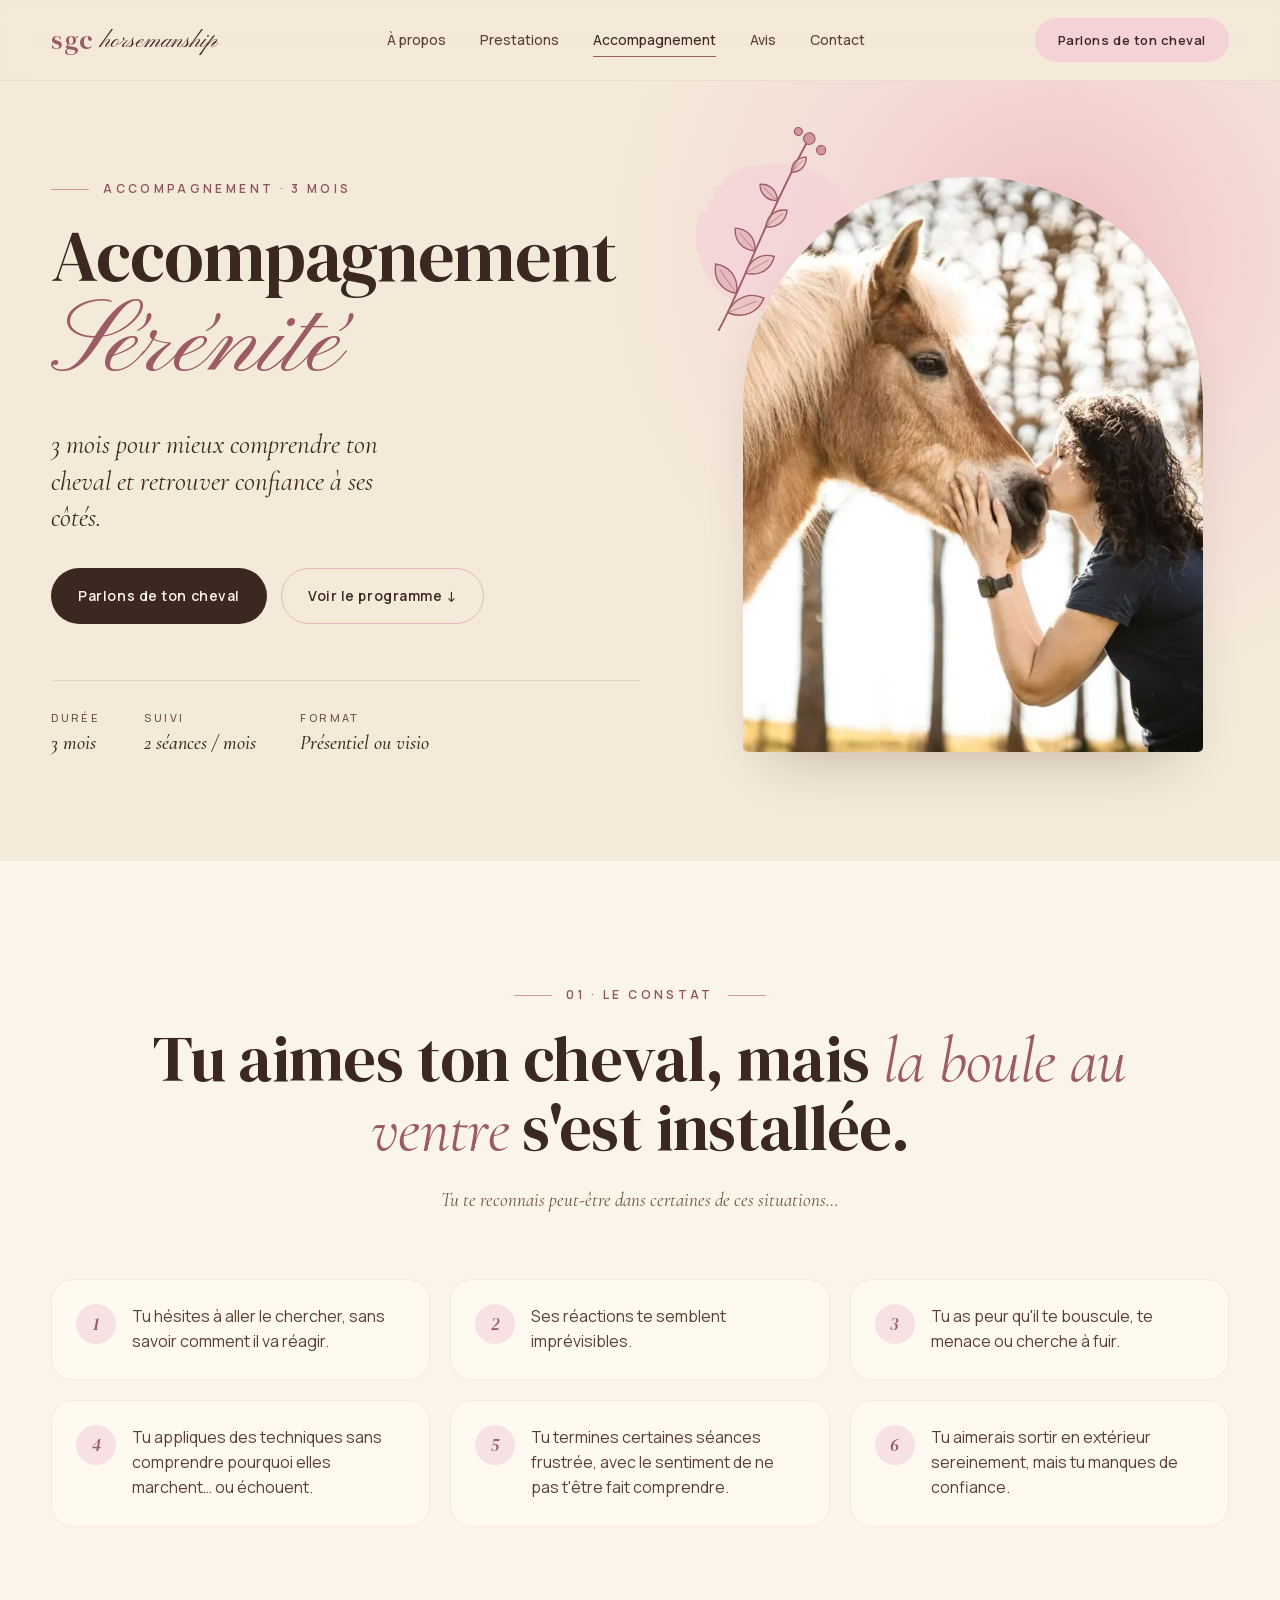
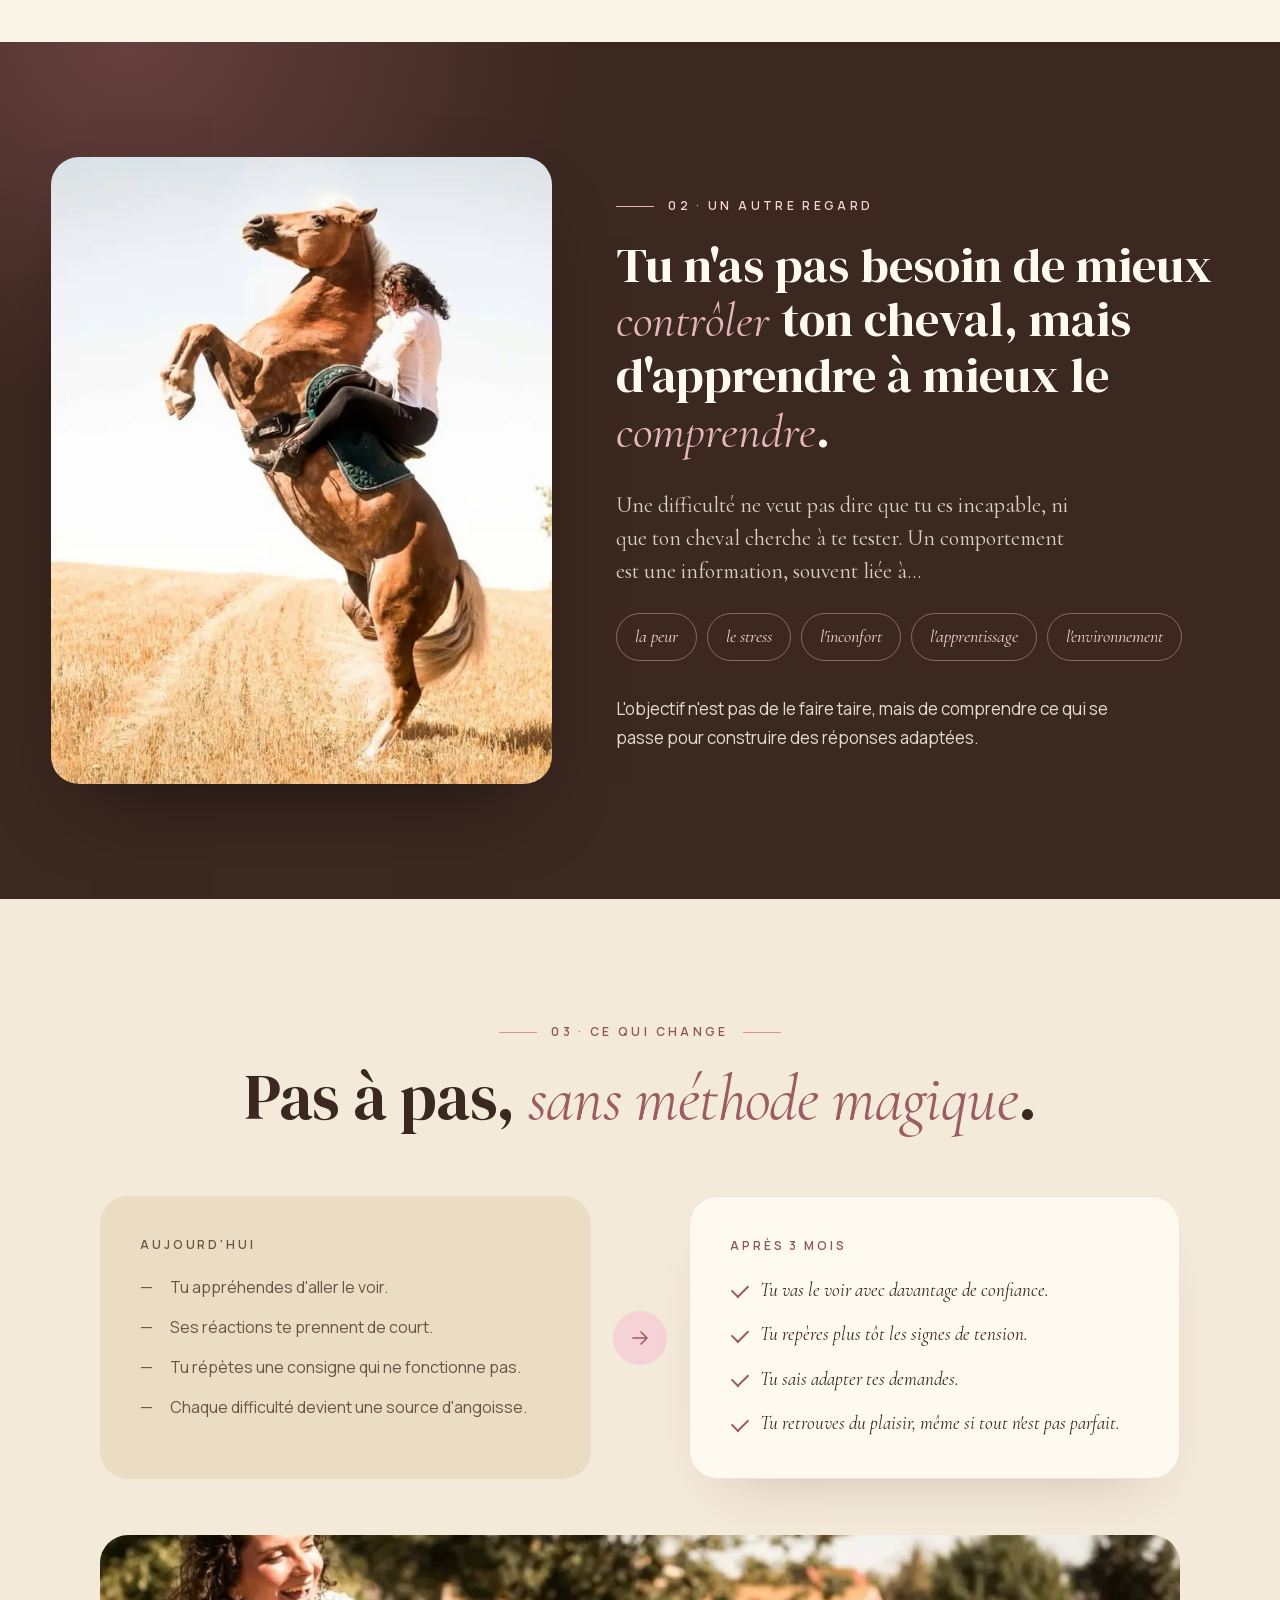
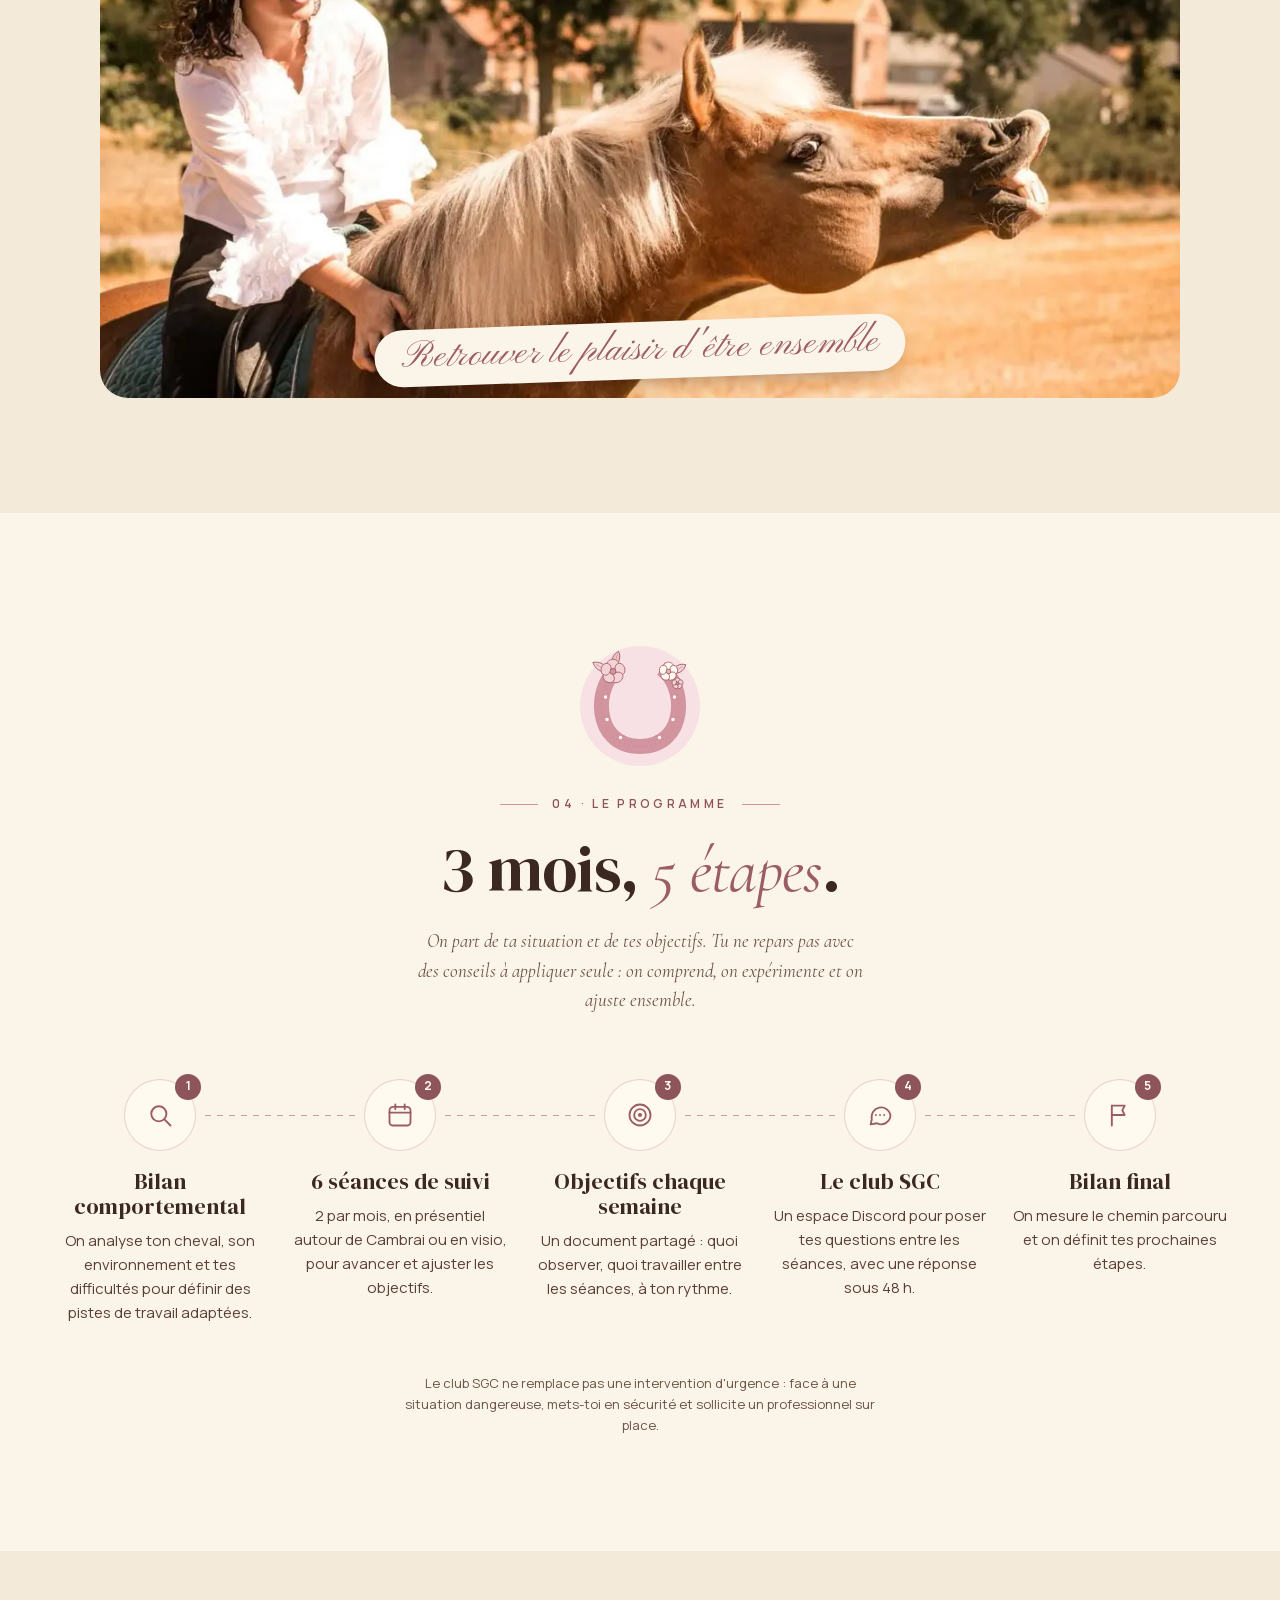
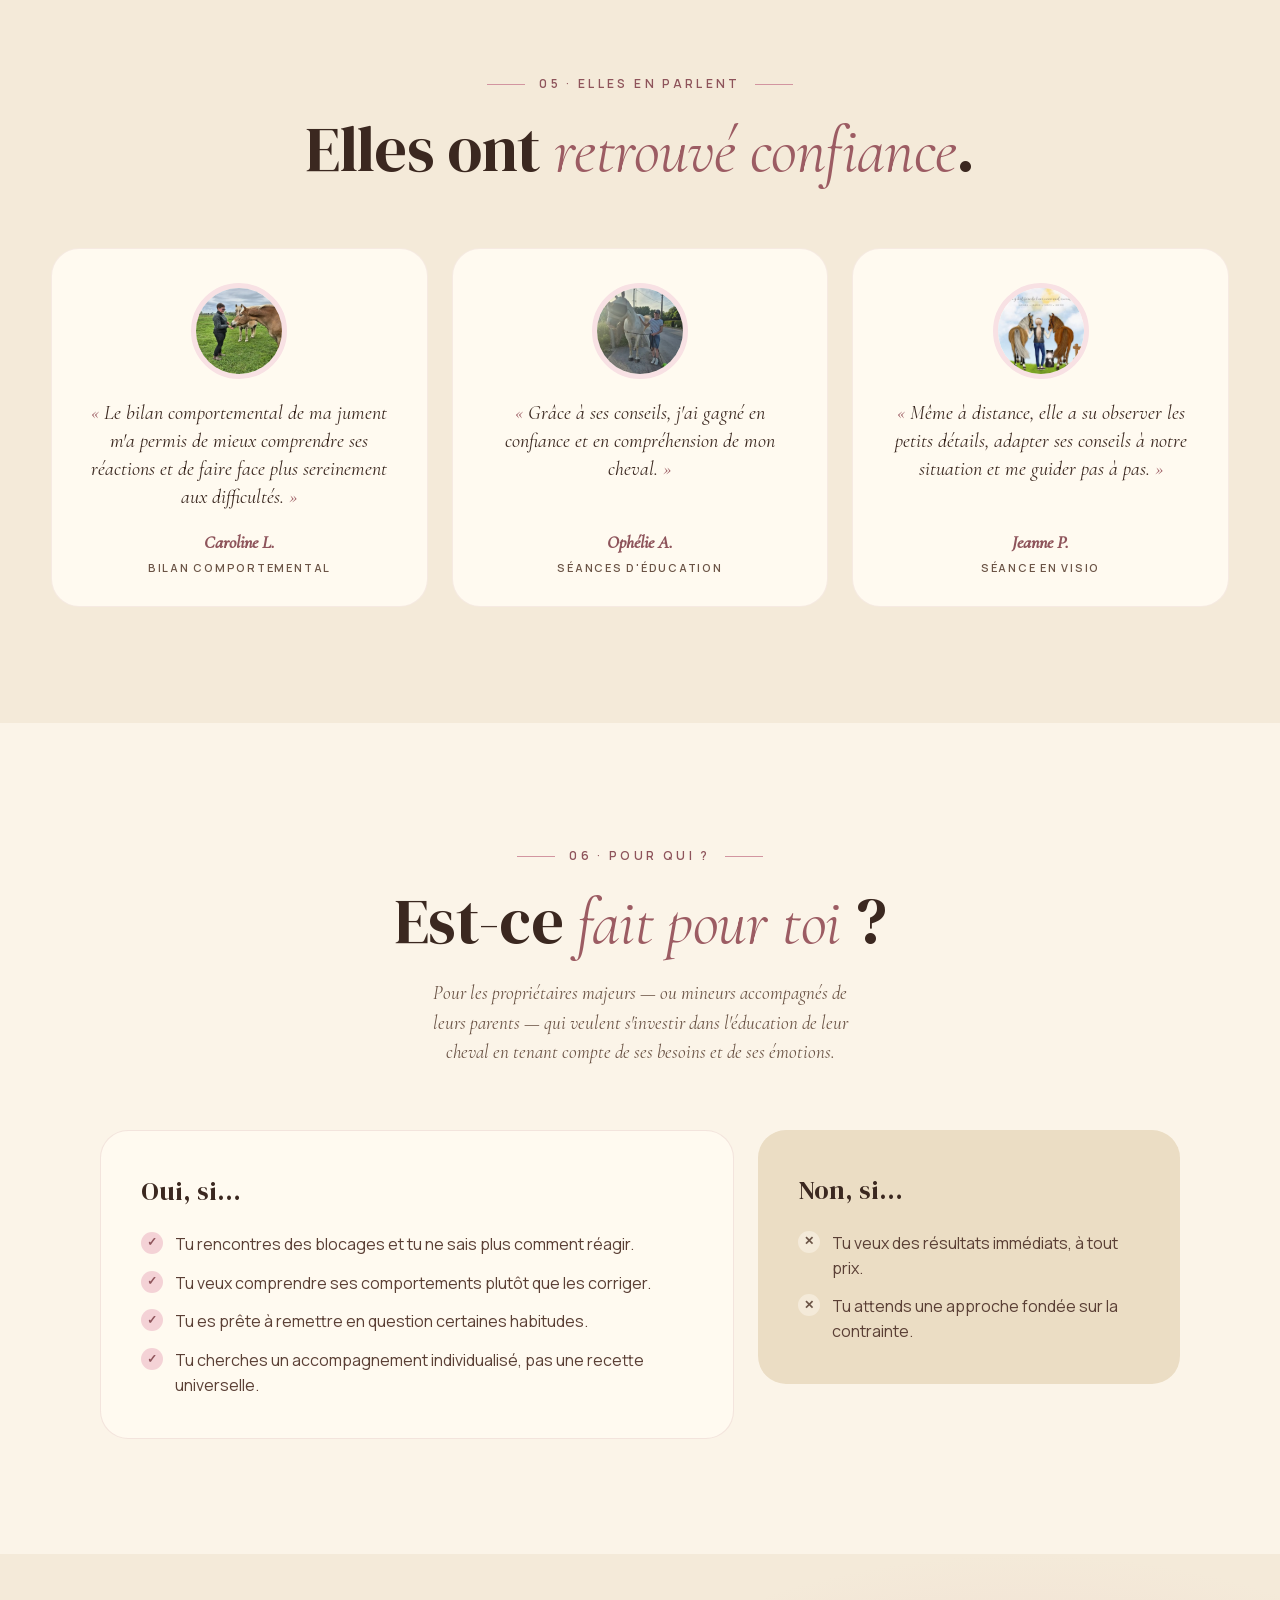
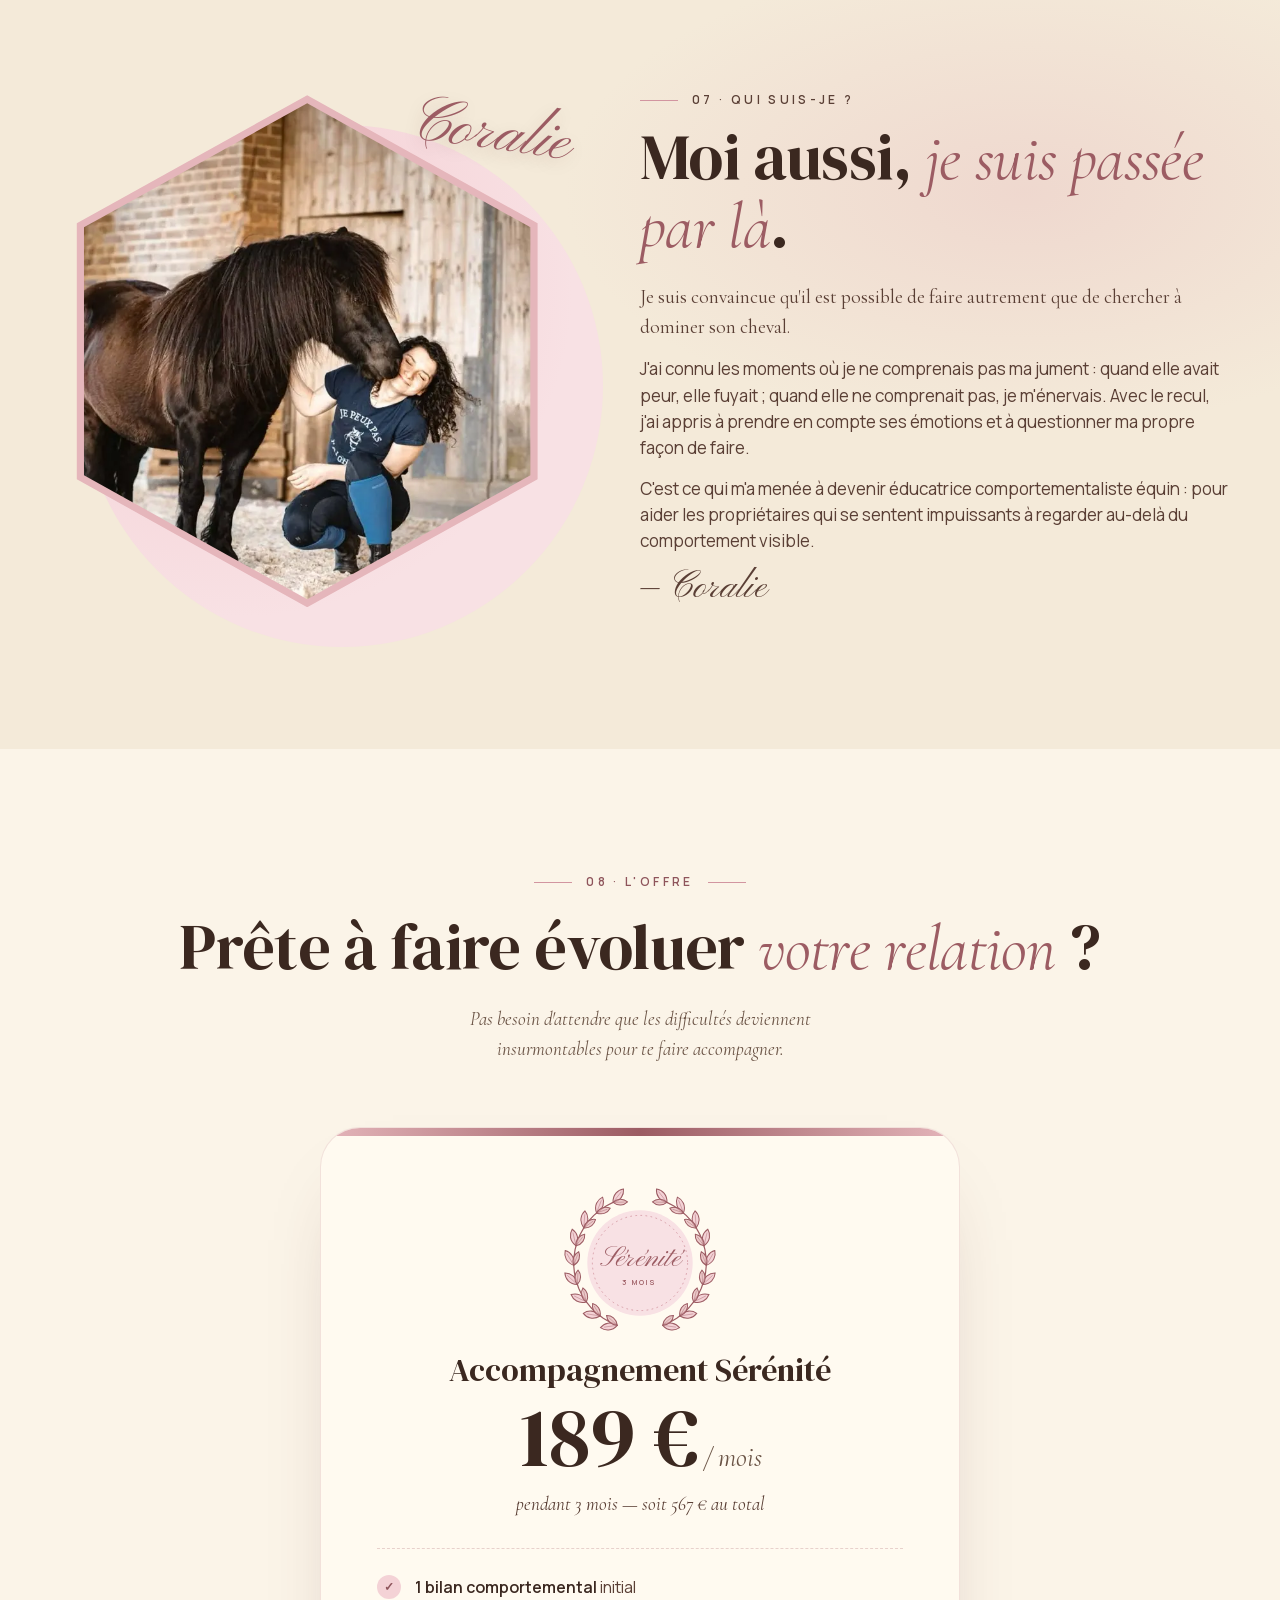
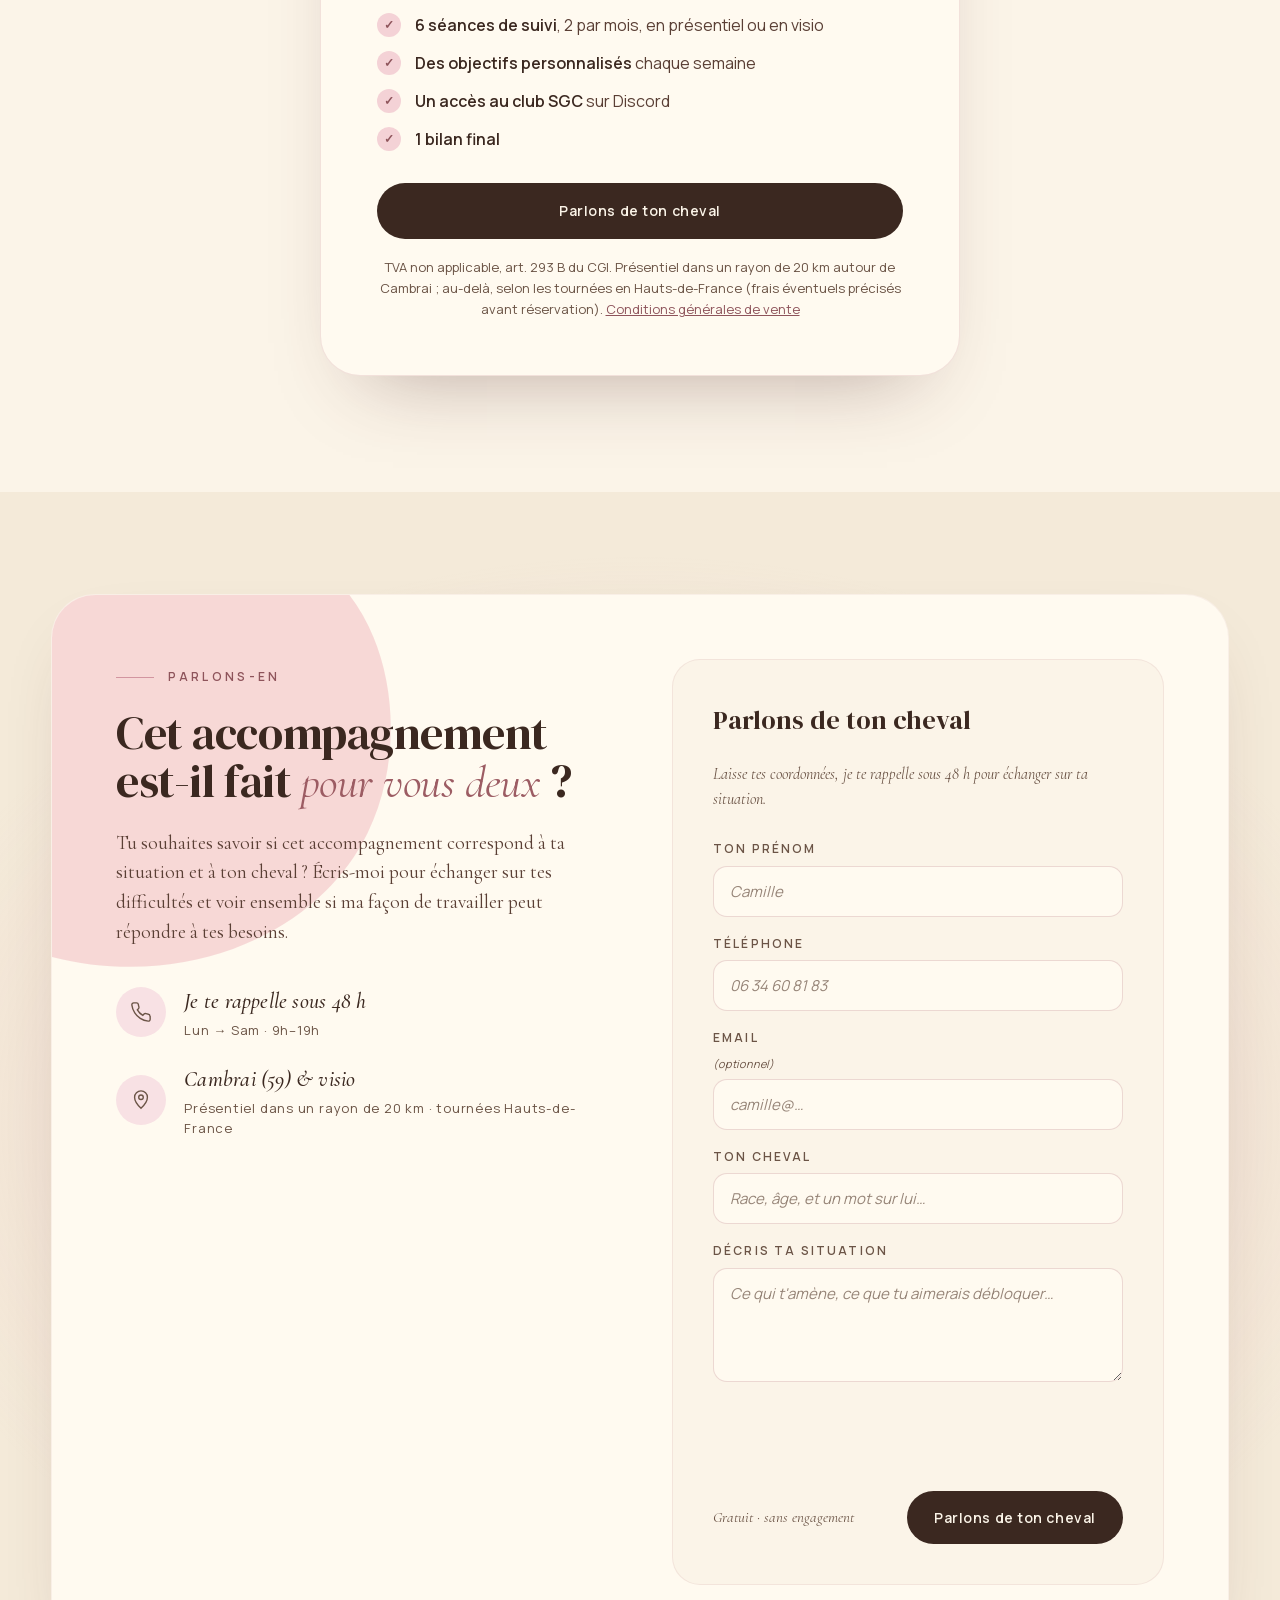
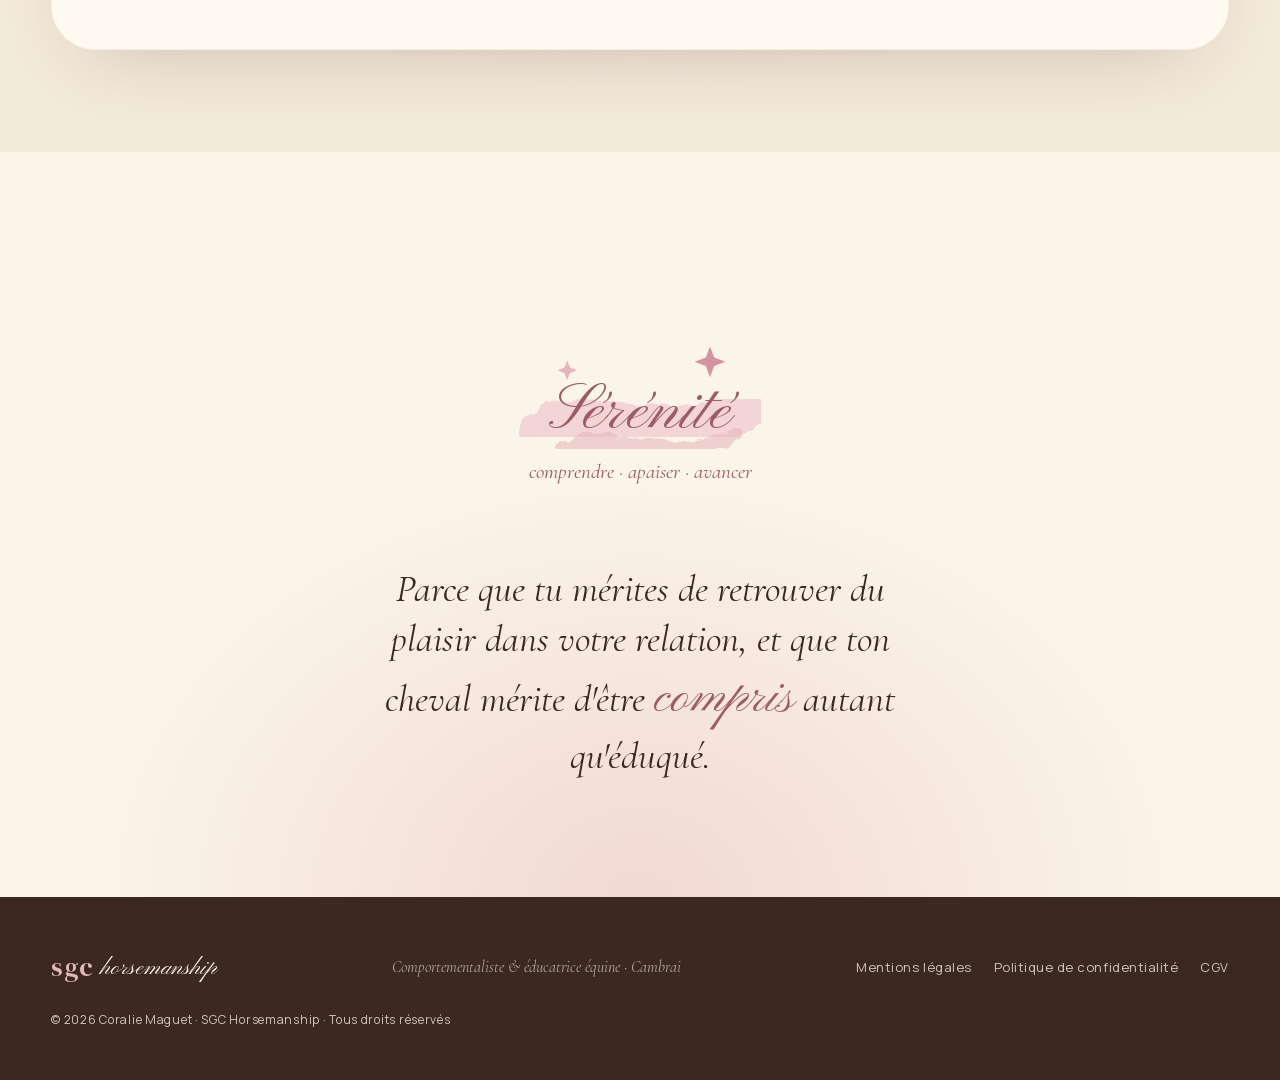
<file: accompagnement-serenite.html>
<!DOCTYPE html>
<html lang="fr-FR">
<head>
  <meta charset="utf-8">
  <meta name="viewport" content="width=device-width, initial-scale=1">
  <meta name="theme-color" content="#F4EAD9">

  <!-- Set js-fade before stylesheet loads so reveal targets are hidden from
       first paint — prevents a flash + layout shift after JS runs. -->
  <script>document.documentElement.classList.add('js-fade');</script>

  <title>Accompagnement Sérénité — 3 mois pour comprendre ton cheval · SGC Horsemanship</title>
  <meta name="description" content="Accompagnement Sérénité : 3 mois pour mieux comprendre ton cheval et retrouver confiance à ses côtés. Bilan comportemental, 6 séances (présentiel autour de Cambrai ou visio), objectifs hebdomadaires. 189 €/mois.">
  <meta name="author" content="Coralie Maguet">
  <meta name="robots" content="index, follow, max-image-preview:large">

  <link rel="canonical" href="https://sgchorsemanship.fr/accompagnement-serenite">
  <link rel="alternate" hreflang="fr-FR" href="https://sgchorsemanship.fr/accompagnement-serenite">
  <link rel="alternate" hreflang="x-default" href="https://sgchorsemanship.fr/accompagnement-serenite">

  <!-- Open Graph -->
  <meta property="og:type" content="website">
  <meta property="og:site_name" content="SGC Horsemanship">
  <meta property="og:title" content="Accompagnement Sérénité — 3 mois pour comprendre ton cheval">
  <meta property="og:description" content="Bilan comportemental, 6 séances de suivi, objectifs personnalisés chaque semaine et le club SGC. Pour retrouver du plaisir et de la confiance avec ton cheval.">
  <meta property="og:url" content="https://sgchorsemanship.fr/accompagnement-serenite">
  <meta property="og:image" content="https://sgchorsemanship.fr/assets/img/serenite-bisou.jpeg">
  <meta property="og:image:alt" content="Coralie Maguet embrasse le bout du nez d'un cheval haflinger, au soleil">
  <meta property="og:locale" content="fr_FR">

  <!-- Twitter / X -->
  <meta name="twitter:card" content="summary_large_image">
  <meta name="twitter:title" content="Accompagnement Sérénité — SGC Horsemanship">
  <meta name="twitter:description" content="3 mois pour mieux comprendre ton cheval et retrouver confiance à ses côtés.">
  <meta name="twitter:image" content="https://sgchorsemanship.fr/assets/img/serenite-bisou.jpeg">

  <!-- Favicon -->
  <link rel="icon" type="image/svg+xml" href="/favicon.svg">
  <link rel="icon" type="image/png" sizes="32x32" href="/favicon-32x32.png">
  <link rel="icon" type="image/png" sizes="16x16" href="/favicon-16x16.png">
  <link rel="apple-touch-icon" sizes="180x180" href="/apple-touch-icon.png">
  <link rel="manifest" href="/site.webmanifest">

  <link rel="preload" as="font" type="font/woff2" href="/assets/fonts/manrope-latin.woff2" crossorigin>
  <link rel="preload" as="font" type="font/woff2" href="/assets/fonts/dm-serif-display-latin.woff2" crossorigin>
  <link rel="preload" as="font" type="font/woff2" href="/assets/fonts/pinyon-script-latin.woff2" crossorigin>
  <link rel="preload" as="image" href="/assets/img/serenite-bisou.webp" type="image/webp">

  <link rel="stylesheet" href="/assets/css/styles.css?v=20261022d">

  <!-- Cloudflare Turnstile — invisible CAPTCHA for the contact form -->
  <script src="https://challenges.cloudflare.com/turnstile/v0/api.js" defer></script>

  <script type="application/ld+json">
  {
    "@context": "https://schema.org",
    "@graph": [
      {
        "@type": "Service",
        "@id": "https://sgchorsemanship.fr/accompagnement-serenite#service",
        "name": "Accompagnement Sérénité",
        "serviceType": "Accompagnement comportemental cheval et propriétaire sur 3 mois",
        "description": "3 mois pour mieux comprendre son cheval et retrouver confiance à ses côtés : bilan comportemental initial, 6 séances de suivi (présentiel autour de Cambrai ou visio), objectifs personnalisés chaque semaine, accès au club SGC sur Discord et bilan final.",
        "url": "https://sgchorsemanship.fr/accompagnement-serenite",
        "image": "https://sgchorsemanship.fr/assets/img/serenite-bisou.jpeg",
        "provider": { "@id": "https://sgchorsemanship.fr/#business" },
        "areaServed": [
          { "@type": "AdministrativeArea", "name": "Nord (59)" },
          { "@type": "AdministrativeArea", "name": "Hauts-de-France" }
        ],
        "offers": {
          "@type": "Offer",
          "price": "567",
          "priceCurrency": "EUR",
          "availability": "https://schema.org/InStock",
          "url": "https://sgchorsemanship.fr/accompagnement-serenite",
          "priceSpecification": {
            "@type": "UnitPriceSpecification",
            "price": "189",
            "priceCurrency": "EUR",
            "billingDuration": "P1M",
            "unitText": "mois"
          }
        }
      },
      {
        "@type": "BreadcrumbList",
        "itemListElement": [
          { "@type": "ListItem", "position": 1, "name": "Accueil", "item": "https://sgchorsemanship.fr/" },
          { "@type": "ListItem", "position": 2, "name": "Accompagnement Sérénité", "item": "https://sgchorsemanship.fr/accompagnement-serenite" }
        ]
      }
    ]
  }
  </script>
</head>
<body>

  <!-- =================== NAV =================== -->
  <header class="nav">
    <a href="/" class="nav__brand">
      <span class="nav__brand-mark">sgc</span>
      <span class="nav__brand-script">horsemanship</span>
    </a>
    <nav class="nav__links">
      <a href="/#apropos">À propos</a>
      <a href="/#services">Prestations</a>
      <a href="/accompagnement-serenite" aria-current="page">Accompagnement</a>
      <a href="/#avis">Avis</a>
      <a href="/#contact">Contact</a>
    </nav>
    <a href="#parlons" class="btn btn--pill nav__cta">Parlons de ton cheval</a>
  </header>

  <main>

  <!-- =================== HERO =================== -->
  <section class="sale-hero">
    <svg class="hero__blob" viewBox="0 0 800 800" aria-hidden="true">
      <defs>
        <radialGradient id="g1" cx="50%" cy="50%" r="50%">
          <stop offset="0%" stop-color="#EFB7BD" stop-opacity="0.9"></stop>
          <stop offset="55%" stop-color="#F4D2D6" stop-opacity="0.55"></stop>
          <stop offset="100%" stop-color="#F4D2D6" stop-opacity="0"></stop>
        </radialGradient>
      </defs>
      <circle cx="400" cy="400" r="380" fill="url(#g1)"></circle>
    </svg>

    <div class="sale-hero__inner">
      <div class="hero__copy">
        <p class="eyebrow"><span class="eyebrow__line"></span>Accompagnement · 3 mois</p>
        <h1 class="sale-hero__title">Accompagnement <em>Sérénité</em></h1>
        <p class="sale-hero__promise">3 mois pour mieux comprendre ton cheval et retrouver confiance à ses côtés.</p>
        <div class="hero__cta">
          <a href="#parlons" class="btn btn--solid">Parlons de ton cheval</a>
          <a href="#programme" class="btn btn--ghost">Voir le programme ↓</a>
        </div>
        <ul class="hero__meta">
          <li><span>Durée</span><strong>3 mois</strong></li>
          <li><span>Suivi</span><strong>2 séances / mois</strong></li>
          <li><span>Format</span><strong>Présentiel ou visio</strong></li>
        </ul>
      </div>

      <figure class="sale-hero__photo reveal">
        <div class="sale-hero__sprig"><svg aria-hidden="true" focusable="false" viewBox="0 0 200 200"><defs><filter id="wc-b"><feTurbulence baseFrequency=".035" numOctaves="2" seed="4"/><feDisplacementMap in="SourceGraphic" scale="9"/></filter></defs><ellipse cx="104" cy="104" rx="70" ry="64" fill="#F4D2D6" opacity=".7" filter="url(#wc-b)"/><path d="M40 175 C 70 140 95 95 150 30" stroke="#9C5C63" stroke-width="1.6" fill="none"/><path d="M51.1 161.4 C64.8 170.4 77.8 165.8 84.6 155.5 C74.6 148.1 60.9 148.3 51.1 161.4Z" fill="#E5B6BB" fill-opacity="0.55" stroke="#9C5C63" stroke-width="1.2"/><path d="M51.1 161.4 L77.9 156.7" stroke="#9C5C63" stroke-width="0.8" fill="none" opacity=".6"/><path d="M62.1 146.7 C67.4 132.6 60.5 121.8 49.8 117.8 C45.3 128.3 48.3 140.7 62.1 146.7Z" fill="#D295A0" fill-opacity="0.45" stroke="#9C5C63" stroke-width="1.2"/><path d="M62.1 146.7 L52.3 123.6" stroke="#9C5C63" stroke-width="0.8" fill="none" opacity=".6"/><path d="M73.5 130.9 C86.0 136.8 96.4 131.4 100.9 122.0 C91.7 117.0 80.1 118.7 73.5 130.9Z" fill="#E5B6BB" fill-opacity="0.55" stroke="#9C5C63" stroke-width="1.2"/><path d="M73.5 130.9 L95.4 123.8" stroke="#9C5C63" stroke-width="0.8" fill="none" opacity=".6"/><path d="M85.6 113.8 C88.7 101.5 82.1 93.2 72.9 90.8 C70.0 99.9 73.6 109.9 85.6 113.8Z" fill="#D295A0" fill-opacity="0.45" stroke="#9C5C63" stroke-width="1.2"/><path d="M85.6 113.8 L75.5 95.4" stroke="#9C5C63" stroke-width="0.8" fill="none" opacity=".6"/><path d="M98.9 95.2 C109.8 98.6 117.6 93.1 120.1 84.9 C112.1 81.9 102.9 84.6 98.9 95.2Z" fill="#E5B6BB" fill-opacity="0.55" stroke="#9C5C63" stroke-width="1.2"/><path d="M98.9 95.2 L115.9 86.9" stroke="#9C5C63" stroke-width="0.8" fill="none" opacity=".6"/><path d="M113.8 75.2 C115.3 65.2 109.3 59.1 101.8 58.0 C100.3 65.4 103.9 73.1 113.8 75.2Z" fill="#D295A0" fill-opacity="0.45" stroke="#9C5C63" stroke-width="1.2"/><path d="M113.8 75.2 L104.2 61.4" stroke="#9C5C63" stroke-width="0.8" fill="none" opacity=".6"/><path d="M130.7 53.5 C139.4 54.9 144.9 49.8 146.0 43.2 C139.4 41.7 132.7 44.8 130.7 53.5Z" fill="#E5B6BB" fill-opacity="0.55" stroke="#9C5C63" stroke-width="1.2"/><path d="M130.7 53.5 L142.9 45.2" stroke="#9C5C63" stroke-width="0.8" fill="none" opacity=".6"/><circle cx="152" cy="28" r="5" fill="#D295A0" stroke="#9C5C63" stroke-width="1"/><circle cx="160" cy="40" r="4" fill="#D295A0" stroke="#9C5C63" stroke-width="1"/><circle cx="144" cy="20" r="3.5" fill="#D295A0" stroke="#9C5C63" stroke-width="1"/></svg></div>
        <div class="sale-hero__frame">
          <picture>
            <source srcset="/assets/img/serenite-bisou.webp" type="image/webp">
            <img src="/assets/img/serenite-bisou.jpeg" alt="Coralie embrasse le bout du nez d'un cheval haflinger, en toute confiance" width="1200" height="808" fetchpriority="high" decoding="async">
          </picture>
        </div>
      </figure>
    </div>
  </section>

  <!-- =================== 01 CONSTAT =================== -->
  <section class="sale-section sale-section--soft">
    <header class="section-head section-head--center">
      <p class="eyebrow eyebrow--center"><span class="eyebrow__line"></span>01 · Le constat<span class="eyebrow__line"></span></p>
      <h2 class="h2">Tu aimes ton cheval, mais <em>la boule au ventre</em> s'est installée.</h2>
      <p class="section-head__sub">Tu te reconnais peut-être dans certaines de ces situations…</p>
    </header>

    <ul class="pains__grid">
      <li class="pains__item reveal"><span class="pains__num" aria-hidden="true">1</span>Tu hésites à aller le chercher, sans savoir comment il va réagir.</li>
      <li class="pains__item reveal"><span class="pains__num" aria-hidden="true">2</span>Ses réactions te semblent imprévisibles.</li>
      <li class="pains__item reveal"><span class="pains__num" aria-hidden="true">3</span>Tu as peur qu'il te bouscule, te menace ou cherche à fuir.</li>
      <li class="pains__item reveal"><span class="pains__num" aria-hidden="true">4</span>Tu appliques des techniques sans comprendre pourquoi elles marchent… ou échouent.</li>
      <li class="pains__item reveal"><span class="pains__num" aria-hidden="true">5</span>Tu termines certaines séances frustrée, avec le sentiment de ne pas t'être fait comprendre.</li>
      <li class="pains__item reveal"><span class="pains__num" aria-hidden="true">6</span>Tu aimerais sortir en extérieur sereinement, mais tu manques de confiance.</li>
    </ul>
  </section>

  <!-- =================== 02 UN AUTRE REGARD =================== -->
  <section class="insight">
    <div class="insight__inner insight__inner--split reveal">
      <figure class="insight__photo">
        <picture>
          <source srcset="/assets/img/serenite-cabre.webp" type="image/webp">
          <img src="/assets/img/serenite-cabre.jpeg" alt="Coralie montée sur son cheval cabré, calme et en équilibre, dans un champ moissonné" width="1200" height="800" loading="lazy" decoding="async">
        </picture>
      </figure>
      <div class="insight__copy">
      <p class="eyebrow insight__eyebrow"><span class="eyebrow__line"></span>02 · Un autre regard</p>
      <h2 class="insight__statement">Tu n'as pas besoin de mieux <em>contrôler</em> ton cheval, mais d'apprendre à mieux le <em>comprendre</em>.</h2>
      <p class="insight__intro">Une difficulté ne veut pas dire que tu es incapable, ni que ton cheval cherche à te tester. Un comportement est une information, souvent liée à…</p>
      <ul class="insight__chips">
        <li>la peur</li>
        <li>le stress</li>
        <li>l'inconfort</li>
        <li>l'apprentissage</li>
        <li>l'environnement</li>
      </ul>
      <p class="insight__outro">L'objectif n'est pas de le faire taire, mais de comprendre ce qui se passe pour construire des réponses adaptées.</p>
      </div>
    </div>
  </section>

  <!-- =================== 03 CE QUI CHANGE =================== -->
  <section class="sale-section">
    <header class="section-head section-head--center">
      <p class="eyebrow eyebrow--center"><span class="eyebrow__line"></span>03 · Ce qui change<span class="eyebrow__line"></span></p>
      <h2 class="h2">Pas à pas, <em>sans méthode magique</em>.</h2>
    </header>

    <div class="shift__grid">
      <div class="shift__col shift__col--before reveal">
        <p class="shift__label">Aujourd'hui</p>
        <ul>
          <li>Tu appréhendes d'aller le voir.</li>
          <li>Ses réactions te prennent de court.</li>
          <li>Tu répètes une consigne qui ne fonctionne pas.</li>
          <li>Chaque difficulté devient une source d'angoisse.</li>
        </ul>
      </div>
      <div class="shift__arrow" aria-hidden="true">
        <svg class="lineart" viewBox="0 0 24 24"><path d="M5 12h14M13 6l6 6-6 6"/></svg>
      </div>
      <div class="shift__col shift__col--after reveal">
        <p class="shift__label">Après 3 mois</p>
        <ul>
          <li>Tu vas le voir avec davantage de confiance.</li>
          <li>Tu repères plus tôt les signes de tension.</li>
          <li>Tu sais adapter tes demandes.</li>
          <li>Tu retrouves du plaisir, même si tout n'est pas parfait.</li>
        </ul>
      </div>
    </div>

    <figure class="shift__photo reveal">
      <picture>
        <source srcset="/assets/img/serenite-complicite.webp" type="image/webp">
        <img src="/assets/img/serenite-complicite.jpeg" alt="Coralie éclate de rire, assise sur son cheval qui fait une grimace" width="1200" height="800" loading="lazy" decoding="async">
      </picture>
      <figcaption>Retrouver le plaisir d'être ensemble</figcaption>
    </figure>
  </section>

  <!-- =================== 04 PROGRAMME =================== -->
  <section id="programme" class="sale-section sale-section--soft">
    <header class="section-head section-head--center">
      <div class="steps__illus"><svg aria-hidden="true" focusable="false" viewBox="0 0 200 200"><circle cx="100" cy="104" r="80" fill="#F8E1E4"/><path d="M72 54 C 38 74 36 158 100 158 C 164 158 162 74 128 54" fill="none" stroke="#D295A0" stroke-width="20"/><path d="M72 54 C 38 74 36 158 100 158 C 164 158 162 74 128 54" fill="none" stroke="#9C5C63" stroke-width="1" stroke-dasharray="1 5" opacity=".5"/><circle cx="54" cy="92" r="2.2" fill="#FFFAF0"/><circle cx="56" cy="122" r="2.2" fill="#FFFAF0"/><circle cx="74" cy="146" r="2.2" fill="#FFFAF0"/><circle cx="126" cy="146" r="2.2" fill="#FFFAF0"/><circle cx="144" cy="122" r="2.2" fill="#FFFAF0"/><circle cx="146" cy="92" r="2.2" fill="#FFFAF0"/><path d="M58.0 58.0 C54.2 47.7 45.2 44.2 37.2 46.0 C39.6 53.8 47.2 59.9 58.0 58.0Z" fill="#F4D2D6" fill-opacity="1" stroke="#9C5C63" stroke-width="1.2"/><path d="M58.0 58.0 L41.4 48.4" stroke="#9C5C63" stroke-width="0.8" fill="none" opacity=".6"/><path d="M64.0 52.0 C73.2 47.2 74.9 38.4 71.5 31.3 C64.4 34.6 60.1 42.4 64.0 52.0Z" fill="#E5B6BB" fill-opacity="0.7" stroke="#9C5C63" stroke-width="1.2"/><path d="M64.0 52.0 L70.0 35.5" stroke="#9C5C63" stroke-width="0.8" fill="none" opacity=".6"/><path d="M142.0 60.0 C152.2 62.2 159.1 56.6 161.1 49.0 C153.5 46.9 145.2 50.1 142.0 60.0Z" fill="#F4D2D6" fill-opacity="1" stroke="#9C5C63" stroke-width="1.2"/><path d="M142.0 60.0 L157.2 51.2" stroke="#9C5C63" stroke-width="0.8" fill="none" opacity=".6"/><ellipse cx="64.0" cy="48.2" rx="8.1" ry="6.5" transform="rotate(0 64.0 48.2)" fill="#F4D2D6" stroke="#9C5C63" stroke-width="1"/><ellipse cx="73.3" cy="55.0" rx="8.1" ry="6.5" transform="rotate(72 73.3 55.0)" fill="#F4D2D6" stroke="#9C5C63" stroke-width="1"/><ellipse cx="69.7" cy="65.9" rx="8.1" ry="6.5" transform="rotate(144 69.7 65.9)" fill="#F4D2D6" stroke="#9C5C63" stroke-width="1"/><ellipse cx="58.3" cy="65.9" rx="8.1" ry="6.5" transform="rotate(216 58.3 65.9)" fill="#F4D2D6" stroke="#9C5C63" stroke-width="1"/><ellipse cx="54.7" cy="55.0" rx="8.1" ry="6.5" transform="rotate(288 54.7 55.0)" fill="#F4D2D6" stroke="#9C5C63" stroke-width="1"/><circle cx="64" cy="58" r="3.9" fill="#D295A0" stroke="#9C5C63" stroke-width="1"/><ellipse cx="138.0" cy="50.5" rx="6.2" ry="5.0" transform="rotate(0 138.0 50.5)" fill="#FFFAF0" stroke="#9C5C63" stroke-width="1"/><ellipse cx="145.1" cy="55.7" rx="6.2" ry="5.0" transform="rotate(72 145.1 55.7)" fill="#FFFAF0" stroke="#9C5C63" stroke-width="1"/><ellipse cx="142.4" cy="64.1" rx="6.2" ry="5.0" transform="rotate(144 142.4 64.1)" fill="#FFFAF0" stroke="#9C5C63" stroke-width="1"/><ellipse cx="133.6" cy="64.1" rx="6.2" ry="5.0" transform="rotate(216 133.6 64.1)" fill="#FFFAF0" stroke="#9C5C63" stroke-width="1"/><ellipse cx="130.9" cy="55.7" rx="6.2" ry="5.0" transform="rotate(288 130.9 55.7)" fill="#FFFAF0" stroke="#9C5C63" stroke-width="1"/><circle cx="138" cy="58" r="3.0" fill="#E5B6BB" stroke="#9C5C63" stroke-width="1"/><ellipse cx="150.0" cy="69.5" rx="3.7" ry="3.0" transform="rotate(0 150.0 69.5)" fill="#F4D2D6" stroke="#9C5C63" stroke-width="1"/><ellipse cx="154.3" cy="72.6" rx="3.7" ry="3.0" transform="rotate(72 154.3 72.6)" fill="#F4D2D6" stroke="#9C5C63" stroke-width="1"/><ellipse cx="152.6" cy="77.6" rx="3.7" ry="3.0" transform="rotate(144 152.6 77.6)" fill="#F4D2D6" stroke="#9C5C63" stroke-width="1"/><ellipse cx="147.4" cy="77.6" rx="3.7" ry="3.0" transform="rotate(216 147.4 77.6)" fill="#F4D2D6" stroke="#9C5C63" stroke-width="1"/><ellipse cx="145.7" cy="72.6" rx="3.7" ry="3.0" transform="rotate(288 145.7 72.6)" fill="#F4D2D6" stroke="#9C5C63" stroke-width="1"/><circle cx="150" cy="74" r="1.7999999999999998" fill="#D295A0" stroke="#9C5C63" stroke-width="1"/></svg></div>
      <p class="eyebrow eyebrow--center"><span class="eyebrow__line"></span>04 · Le programme<span class="eyebrow__line"></span></p>
      <h2 class="h2">3 mois, <em>5 étapes</em>.</h2>
      <p class="section-head__sub">On part de ta situation et de tes objectifs. Tu ne repars pas avec des conseils à appliquer seule&nbsp;: on comprend, on expérimente et on ajuste ensemble.</p>
    </header>

    <ol class="steps__list">
      <li class="step reveal">
        <div class="step__badge" aria-hidden="true">
          <svg class="lineart" viewBox="0 0 24 24"><circle cx="11" cy="11" r="6.5"/><path d="M16 16l5 5"/></svg>
          <span class="step__num">1</span>
        </div>
        <h3>Bilan comportemental</h3>
        <p>On analyse ton cheval, son environnement et tes difficultés pour définir des pistes de travail adaptées.</p>
      </li>
      <li class="step reveal">
        <div class="step__badge" aria-hidden="true">
          <svg class="lineart" viewBox="0 0 24 24"><rect x="3" y="5" width="18" height="16" rx="3"/><path d="M3 10h18M8 3v4M16 3v4"/></svg>
          <span class="step__num">2</span>
        </div>
        <h3>6 séances de suivi</h3>
        <p>2 par mois, en présentiel autour de Cambrai ou en visio, pour avancer et ajuster les objectifs.</p>
      </li>
      <li class="step reveal">
        <div class="step__badge" aria-hidden="true">
          <svg class="lineart" viewBox="0 0 24 24"><circle cx="12" cy="12" r="9"/><circle cx="12" cy="12" r="5"/><circle cx="12" cy="12" r="1"/></svg>
          <span class="step__num">3</span>
        </div>
        <h3>Objectifs chaque semaine</h3>
        <p>Un document partagé&nbsp;: quoi observer, quoi travailler entre les séances, à ton rythme.</p>
      </li>
      <li class="step reveal">
        <div class="step__badge" aria-hidden="true">
          <svg class="lineart" viewBox="0 0 24 24"><path d="M21 12a8 8 0 0 1-11.6 7.1L4 20l1-4.6A8 8 0 1 1 21 12z"/><path d="M8.5 12h.01M12 12h.01M15.5 12h.01"/></svg>
          <span class="step__num">4</span>
        </div>
        <h3>Le club SGC</h3>
        <p>Un espace Discord pour poser tes questions entre les séances, avec une réponse sous 48&nbsp;h.</p>
      </li>
      <li class="step reveal">
        <div class="step__badge" aria-hidden="true">
          <svg class="lineart" viewBox="0 0 24 24"><path d="M5 21V4"/><path d="M5 4h11l-2 4 2 4H5"/></svg>
          <span class="step__num">5</span>
        </div>
        <h3>Bilan final</h3>
        <p>On mesure le chemin parcouru et on définit tes prochaines étapes.</p>
      </li>
    </ol>

    <p class="steps__note reveal">Le club SGC ne remplace pas une intervention d'urgence&nbsp;: face à une situation dangereuse, mets-toi en sécurité et sollicite un professionnel sur place.</p>
  </section>

  <!-- =================== 05 AVIS =================== -->
  <section class="sale-section">
    <header class="section-head section-head--center">
      <p class="eyebrow eyebrow--center"><span class="eyebrow__line"></span>05 · Elles en parlent<span class="eyebrow__line"></span></p>
      <h2 class="h2">Elles ont <em>retrouvé confiance</em>.</h2>
    </header>

    <div class="voices">
      <figure class="voice reveal">
        <div class="voice__photo">
          <picture>
            <source srcset="/assets/img/avis-caroline.webp" type="image/webp">
            <img src="/assets/img/avis-caroline.jpeg" alt="Caroline L. avec sa jument" width="540" height="720" loading="lazy" decoding="async">
          </picture>
        </div>
        <blockquote><p>Le bilan comportemental de ma jument m'a permis de mieux comprendre ses réactions et de faire face plus sereinement aux difficultés.</p></blockquote>
        <figcaption><strong>Caroline L.</strong> Bilan comportemental</figcaption>
      </figure>
      <figure class="voice reveal">
        <div class="voice__photo">
          <picture>
            <source srcset="/assets/img/avis-ophelie-allizard-photo.webp" type="image/webp">
            <img src="/assets/img/avis-ophelie-allizard-photo.jpeg" alt="Ophélie A. avec son cheval" width="540" height="720" loading="lazy" decoding="async">
          </picture>
        </div>
        <blockquote><p>Grâce à ses conseils, j'ai gagné en confiance et en compréhension de mon cheval.</p></blockquote>
        <figcaption><strong>Ophélie A.</strong> Séances d'éducation</figcaption>
      </figure>
      <figure class="voice reveal">
        <div class="voice__photo">
          <picture>
            <source srcset="/assets/img/avis-jeanne-pontieu-illustration.webp" type="image/webp">
            <img src="/assets/img/avis-jeanne-pontieu-illustration.jpeg" alt="Illustration de Jeanne P. entourée de ses chevaux" width="400" height="400" loading="lazy" decoding="async">
          </picture>
        </div>
        <blockquote><p>Même à distance, elle a su observer les petits détails, adapter ses conseils à notre situation et me guider pas à pas.</p></blockquote>
        <figcaption><strong>Jeanne P.</strong> Séance en visio</figcaption>
      </figure>
    </div>
  </section>

  <!-- =================== 06 POUR QUI =================== -->
  <section class="sale-section sale-section--soft">
    <header class="section-head section-head--center">
      <p class="eyebrow eyebrow--center"><span class="eyebrow__line"></span>06 · Pour qui&nbsp;?<span class="eyebrow__line"></span></p>
      <h2 class="h2">Est-ce <em>fait pour toi</em>&nbsp;?</h2>
      <p class="section-head__sub">Pour les propriétaires majeurs — ou mineurs accompagnés de leurs parents — qui veulent s'investir dans l'éducation de leur cheval en tenant compte de ses besoins et de ses émotions.</p>
    </header>

    <div class="fit__grid">
      <div class="fit__card fit__card--yes reveal">
        <h3>Oui, si…</h3>
        <ul>
          <li>Tu rencontres des blocages et tu ne sais plus comment réagir.</li>
          <li>Tu veux comprendre ses comportements plutôt que les corriger.</li>
          <li>Tu es prête à remettre en question certaines habitudes.</li>
          <li>Tu cherches un accompagnement individualisé, pas une recette universelle.</li>
        </ul>
      </div>
      <div class="fit__card fit__card--no reveal">
        <h3>Non, si…</h3>
        <ul>
          <li>Tu veux des résultats immédiats, à tout prix.</li>
          <li>Tu attends une approche fondée sur la contrainte.</li>
        </ul>
      </div>
    </div>
  </section>

  <!-- =================== 07 QUI SUIS-JE =================== -->
  <section class="about">
    <div class="about__grid">
      <figure class="about__photo about__photo--story">
        <div class="about__photo-hex">
          <picture>
            <source srcset="/assets/img/serenite-poney-ecurie.webp" type="image/webp">
            <img src="/assets/img/serenite-poney-ecurie.jpeg" alt="Un poney noir pose doucement sa tête contre la joue de Coralie, accroupie dans le manège" width="1200" height="776" loading="lazy" decoding="async">
          </picture>
        </div>
        <div class="about__photo-bg"></div>
        <div class="about__photo-script">Coralie</div>
      </figure>

      <div class="about__copy">
        <p class="eyebrow"><span class="eyebrow__line"></span>07 · Qui suis-je&nbsp;?</p>
        <h2 class="h2">Moi aussi, <em>je suis passée par là</em>.</h2>
        <p class="lead">Je suis convaincue qu'il est possible de faire autrement que de chercher à dominer son cheval.</p>
        <p>J'ai connu les moments où je ne comprenais pas ma jument&nbsp;: quand elle avait peur, elle fuyait&nbsp;; quand elle ne comprenait pas, je m'énervais. Avec le recul, j'ai appris à prendre en compte ses émotions et à questionner ma propre façon de faire.</p>
        <p>C'est ce qui m'a menée à devenir éducatrice comportementaliste équin&nbsp;: pour aider les propriétaires qui se sentent impuissants à regarder au-delà du comportement visible.</p>
        <p class="signature">— Coralie</p>
      </div>
    </div>
  </section>

  <!-- =================== 08 L'OFFRE =================== -->
  <section class="sale-section sale-section--soft">
    <header class="section-head section-head--center">
      <p class="eyebrow eyebrow--center"><span class="eyebrow__line"></span>08 · L'offre<span class="eyebrow__line"></span></p>
      <h2 class="h2">Prête à faire évoluer <em>votre relation</em>&nbsp;?</h2>
      <p class="section-head__sub">Pas besoin d'attendre que les difficultés deviennent insurmontables pour te faire accompagner.</p>
    </header>

    <div class="pricing__card reveal">
      <div class="pricing__seal"><svg aria-hidden="true" focusable="false" viewBox="0 0 200 200"><circle cx="100" cy="100" r="62" fill="#F8E1E4"/><circle cx="100" cy="100" r="56" fill="none" stroke="#D295A0" stroke-width="1" stroke-dasharray="2 4"/><path d="M73.3 173.3 L64.8 169.6 L56.8 165.0 L49.4 159.4 L42.8 153.0 L36.9 145.8 L31.9 138.1 L27.9 129.7 L24.9 121.0 L22.9 111.9 L22.0 102.7 L22.3 93.5 L23.6 84.3 L26.0 75.4 L29.4 66.8 L33.9 58.7 L39.2 51.1 L45.4 44.3 L52.4 38.2 L60.1 33.0 L68.3 28.7" stroke="#9C5C63" stroke-width="1.4" fill="none"/><path d="M73.3 173.3 C65.6 168.3 57.8 170.6 53.5 176.1 C59.1 180.1 67.2 180.2 73.3 173.3Z" fill="#F4D2D6" fill-opacity="1" stroke="#9C5C63" stroke-width="1.2"/><path d="M73.3 173.3 L57.5 175.5" stroke="#9C5C63" stroke-width="0.8" fill="none" opacity=".6"/><path d="M73.3 173.3 C72.2 165.6 66.5 161.8 60.7 161.9 C61.2 167.7 65.6 173.0 73.3 173.3Z" fill="#E5B6BB" fill-opacity="0.7" stroke="#9C5C63" stroke-width="1.2"/><path d="M73.3 173.3 L63.2 164.2" stroke="#9C5C63" stroke-width="0.8" fill="none" opacity=".6"/><path d="M53.1 162.3 C47.1 155.3 39.0 155.2 33.3 159.2 C37.5 164.7 45.2 167.1 53.1 162.3Z" fill="#F4D2D6" fill-opacity="1" stroke="#9C5C63" stroke-width="1.2"/><path d="M53.1 162.3 L37.3 159.8" stroke="#9C5C63" stroke-width="0.8" fill="none" opacity=".6"/><path d="M53.1 162.3 C54.3 154.6 49.9 149.3 44.3 147.7 C43.1 153.4 45.7 159.8 53.1 162.3Z" fill="#E5B6BB" fill-opacity="0.7" stroke="#9C5C63" stroke-width="1.2"/><path d="M53.1 162.3 L46.1 150.6" stroke="#9C5C63" stroke-width="0.8" fill="none" opacity=".6"/><path d="M36.9 145.8 C33.2 137.4 25.5 135.0 18.9 137.1 C21.3 143.6 28.0 148.2 36.9 145.8Z" fill="#F4D2D6" fill-opacity="1" stroke="#9C5C63" stroke-width="1.2"/><path d="M36.9 145.8 L22.5 138.8" stroke="#9C5C63" stroke-width="0.8" fill="none" opacity=".6"/><path d="M36.9 145.8 C40.3 138.9 37.7 132.5 32.8 129.4 C29.9 134.4 30.6 141.3 36.9 145.8Z" fill="#E5B6BB" fill-opacity="0.7" stroke="#9C5C63" stroke-width="1.2"/><path d="M36.9 145.8 L33.6 132.7" stroke="#9C5C63" stroke-width="0.8" fill="none" opacity=".6"/><path d="M26.2 125.4 C25.2 116.2 18.6 111.7 11.6 111.8 C12.0 118.7 17.0 125.0 26.2 125.4Z" fill="#F4D2D6" fill-opacity="1" stroke="#9C5C63" stroke-width="1.2"/><path d="M26.2 125.4 L14.5 114.5" stroke="#9C5C63" stroke-width="0.8" fill="none" opacity=".6"/><path d="M26.2 125.4 C31.6 119.7 30.9 112.9 27.1 108.4 C22.9 112.5 21.6 119.2 26.2 125.4Z" fill="#E5B6BB" fill-opacity="0.7" stroke="#9C5C63" stroke-width="1.2"/><path d="M26.2 125.4 L27.0 111.8" stroke="#9C5C63" stroke-width="0.8" fill="none" opacity=".6"/><path d="M22.0 102.7 C23.7 93.7 18.7 87.3 12.0 85.4 C10.4 92.1 13.4 99.7 22.0 102.7Z" fill="#F4D2D6" fill-opacity="1" stroke="#9C5C63" stroke-width="1.2"/><path d="M22.0 102.7 L14.0 88.9" stroke="#9C5C63" stroke-width="0.8" fill="none" opacity=".6"/><path d="M22.0 102.7 C28.8 98.8 30.2 92.1 27.9 86.7 C22.6 89.4 19.4 95.4 22.0 102.7Z" fill="#E5B6BB" fill-opacity="0.7" stroke="#9C5C63" stroke-width="1.2"/><path d="M22.0 102.7 L26.7 89.9" stroke="#9C5C63" stroke-width="0.8" fill="none" opacity=".6"/><path d="M24.7 79.8 C28.9 71.6 26.0 64.1 20.2 60.3 C16.6 66.3 17.2 74.3 24.7 79.8Z" fill="#F4D2D6" fill-opacity="1" stroke="#9C5C63" stroke-width="1.2"/><path d="M24.7 79.8 L21.1 64.2" stroke="#9C5C63" stroke-width="0.8" fill="none" opacity=".6"/><path d="M24.7 79.8 C32.2 78.1 35.5 72.0 34.9 66.2 C29.1 67.2 24.2 72.1 24.7 79.8Z" fill="#E5B6BB" fill-opacity="0.7" stroke="#9C5C63" stroke-width="1.2"/><path d="M24.7 79.8 L32.8 69.0" stroke="#9C5C63" stroke-width="0.8" fill="none" opacity=".6"/><path d="M33.9 58.7 C40.3 52.1 39.7 44.0 35.2 38.7 C30.1 43.4 28.4 51.3 33.9 58.7Z" fill="#F4D2D6" fill-opacity="1" stroke="#9C5C63" stroke-width="1.2"/><path d="M33.9 58.7 L35.0 42.7" stroke="#9C5C63" stroke-width="0.8" fill="none" opacity=".6"/><path d="M33.9 58.7 C41.6 59.2 46.5 54.4 47.6 48.7 C41.8 47.9 35.7 51.1 33.9 58.7Z" fill="#E5B6BB" fill-opacity="0.7" stroke="#9C5C63" stroke-width="1.2"/><path d="M33.9 58.7 L44.9 50.7" stroke="#9C5C63" stroke-width="0.8" fill="none" opacity=".6"/><path d="M48.8 41.1 C56.9 36.7 58.7 28.8 56.0 22.5 C49.7 25.4 45.7 32.4 48.8 41.1Z" fill="#F4D2D6" fill-opacity="1" stroke="#9C5C63" stroke-width="1.2"/><path d="M48.8 41.1 L54.6 26.2" stroke="#9C5C63" stroke-width="0.8" fill="none" opacity=".6"/><path d="M48.8 41.1 C56.1 43.9 62.2 40.8 64.9 35.6 C59.6 33.2 52.8 34.5 48.8 41.1Z" fill="#E5B6BB" fill-opacity="0.7" stroke="#9C5C63" stroke-width="1.2"/><path d="M48.8 41.1 L61.7 36.7" stroke="#9C5C63" stroke-width="0.8" fill="none" opacity=".6"/><path d="M68.3 28.7 C77.3 26.9 81.3 19.9 80.6 13.0 C73.7 14.0 67.9 19.5 68.3 28.7Z" fill="#F4D2D6" fill-opacity="1" stroke="#9C5C63" stroke-width="1.2"/><path d="M68.3 28.7 L78.1 16.1" stroke="#9C5C63" stroke-width="0.8" fill="none" opacity=".6"/><path d="M68.3 28.7 C74.4 33.5 81.2 32.3 85.3 28.2 C80.9 24.3 74.0 23.5 68.3 28.7Z" fill="#E5B6BB" fill-opacity="0.7" stroke="#9C5C63" stroke-width="1.2"/><path d="M68.3 28.7 L81.9 28.3" stroke="#9C5C63" stroke-width="0.8" fill="none" opacity=".6"/><path d="M126.7 173.3 L135.2 169.6 L143.2 165.0 L150.6 159.4 L157.2 153.0 L163.1 145.8 L168.1 138.1 L172.1 129.7 L175.1 121.0 L177.1 111.9 L178.0 102.7 L177.7 93.5 L176.4 84.3 L174.0 75.4 L170.6 66.8 L166.1 58.7 L160.8 51.1 L154.6 44.3 L147.6 38.2 L139.9 33.0 L131.7 28.7" stroke="#9C5C63" stroke-width="1.4" fill="none"/><path d="M126.7 173.3 C132.8 180.2 140.9 180.1 146.5 176.1 C142.2 170.6 134.4 168.3 126.7 173.3Z" fill="#F4D2D6" fill-opacity="1" stroke="#9C5C63" stroke-width="1.2"/><path d="M126.7 173.3 L142.5 175.5" stroke="#9C5C63" stroke-width="0.8" fill="none" opacity=".6"/><path d="M126.7 173.3 C134.4 173.0 138.8 167.7 139.3 161.9 C133.5 161.8 127.8 165.6 126.7 173.3Z" fill="#E5B6BB" fill-opacity="0.7" stroke="#9C5C63" stroke-width="1.2"/><path d="M126.7 173.3 L136.8 164.2" stroke="#9C5C63" stroke-width="0.8" fill="none" opacity=".6"/><path d="M146.9 162.3 C154.8 167.1 162.5 164.7 166.7 159.2 C161.0 155.2 152.9 155.3 146.9 162.3Z" fill="#F4D2D6" fill-opacity="1" stroke="#9C5C63" stroke-width="1.2"/><path d="M146.9 162.3 L162.7 159.8" stroke="#9C5C63" stroke-width="0.8" fill="none" opacity=".6"/><path d="M146.9 162.3 C154.3 159.8 156.9 153.4 155.7 147.7 C150.1 149.3 145.7 154.6 146.9 162.3Z" fill="#E5B6BB" fill-opacity="0.7" stroke="#9C5C63" stroke-width="1.2"/><path d="M146.9 162.3 L153.9 150.6" stroke="#9C5C63" stroke-width="0.8" fill="none" opacity=".6"/><path d="M163.1 145.8 C172.0 148.2 178.7 143.6 181.1 137.1 C174.5 135.0 166.8 137.4 163.1 145.8Z" fill="#F4D2D6" fill-opacity="1" stroke="#9C5C63" stroke-width="1.2"/><path d="M163.1 145.8 L177.5 138.8" stroke="#9C5C63" stroke-width="0.8" fill="none" opacity=".6"/><path d="M163.1 145.8 C169.4 141.3 170.1 134.4 167.2 129.4 C162.3 132.5 159.7 138.9 163.1 145.8Z" fill="#E5B6BB" fill-opacity="0.7" stroke="#9C5C63" stroke-width="1.2"/><path d="M163.1 145.8 L166.4 132.7" stroke="#9C5C63" stroke-width="0.8" fill="none" opacity=".6"/><path d="M173.8 125.4 C183.0 125.0 188.0 118.7 188.4 111.8 C181.4 111.7 174.8 116.2 173.8 125.4Z" fill="#F4D2D6" fill-opacity="1" stroke="#9C5C63" stroke-width="1.2"/><path d="M173.8 125.4 L185.5 114.5" stroke="#9C5C63" stroke-width="0.8" fill="none" opacity=".6"/><path d="M173.8 125.4 C178.4 119.2 177.1 112.5 172.9 108.4 C169.1 112.9 168.4 119.7 173.8 125.4Z" fill="#E5B6BB" fill-opacity="0.7" stroke="#9C5C63" stroke-width="1.2"/><path d="M173.8 125.4 L173.0 111.8" stroke="#9C5C63" stroke-width="0.8" fill="none" opacity=".6"/><path d="M178.0 102.7 C186.6 99.7 189.6 92.1 188.0 85.4 C181.3 87.3 176.3 93.7 178.0 102.7Z" fill="#F4D2D6" fill-opacity="1" stroke="#9C5C63" stroke-width="1.2"/><path d="M178.0 102.7 L186.0 88.9" stroke="#9C5C63" stroke-width="0.8" fill="none" opacity=".6"/><path d="M178.0 102.7 C180.6 95.4 177.4 89.4 172.1 86.7 C169.8 92.1 171.2 98.8 178.0 102.7Z" fill="#E5B6BB" fill-opacity="0.7" stroke="#9C5C63" stroke-width="1.2"/><path d="M178.0 102.7 L173.3 89.9" stroke="#9C5C63" stroke-width="0.8" fill="none" opacity=".6"/><path d="M175.3 79.8 C182.8 74.3 183.4 66.3 179.8 60.3 C174.0 64.1 171.1 71.6 175.3 79.8Z" fill="#F4D2D6" fill-opacity="1" stroke="#9C5C63" stroke-width="1.2"/><path d="M175.3 79.8 L178.9 64.2" stroke="#9C5C63" stroke-width="0.8" fill="none" opacity=".6"/><path d="M175.3 79.8 C175.8 72.1 170.9 67.2 165.1 66.2 C164.5 72.0 167.8 78.1 175.3 79.8Z" fill="#E5B6BB" fill-opacity="0.7" stroke="#9C5C63" stroke-width="1.2"/><path d="M175.3 79.8 L167.2 69.0" stroke="#9C5C63" stroke-width="0.8" fill="none" opacity=".6"/><path d="M166.1 58.7 C171.6 51.3 169.9 43.4 164.8 38.7 C160.3 44.0 159.7 52.1 166.1 58.7Z" fill="#F4D2D6" fill-opacity="1" stroke="#9C5C63" stroke-width="1.2"/><path d="M166.1 58.7 L165.0 42.7" stroke="#9C5C63" stroke-width="0.8" fill="none" opacity=".6"/><path d="M166.1 58.7 C164.3 51.1 158.2 47.9 152.4 48.7 C153.5 54.4 158.4 59.2 166.1 58.7Z" fill="#E5B6BB" fill-opacity="0.7" stroke="#9C5C63" stroke-width="1.2"/><path d="M166.1 58.7 L155.1 50.7" stroke="#9C5C63" stroke-width="0.8" fill="none" opacity=".6"/><path d="M151.2 41.1 C154.3 32.4 150.3 25.4 144.0 22.5 C141.3 28.8 143.1 36.7 151.2 41.1Z" fill="#F4D2D6" fill-opacity="1" stroke="#9C5C63" stroke-width="1.2"/><path d="M151.2 41.1 L145.4 26.2" stroke="#9C5C63" stroke-width="0.8" fill="none" opacity=".6"/><path d="M151.2 41.1 C147.2 34.5 140.4 33.2 135.1 35.6 C137.8 40.8 143.9 43.9 151.2 41.1Z" fill="#E5B6BB" fill-opacity="0.7" stroke="#9C5C63" stroke-width="1.2"/><path d="M151.2 41.1 L138.3 36.7" stroke="#9C5C63" stroke-width="0.8" fill="none" opacity=".6"/><path d="M131.7 28.7 C132.1 19.5 126.3 14.0 119.4 13.0 C118.7 19.9 122.7 26.9 131.7 28.7Z" fill="#F4D2D6" fill-opacity="1" stroke="#9C5C63" stroke-width="1.2"/><path d="M131.7 28.7 L121.9 16.1" stroke="#9C5C63" stroke-width="0.8" fill="none" opacity=".6"/><path d="M131.7 28.7 C126.0 23.5 119.1 24.3 114.7 28.2 C118.8 32.3 125.6 33.5 131.7 28.7Z" fill="#E5B6BB" fill-opacity="0.7" stroke="#9C5C63" stroke-width="1.2"/><path d="M131.7 28.7 L118.1 28.3" stroke="#9C5C63" stroke-width="0.8" fill="none" opacity=".6"/><text x="100" y="104" text-anchor="middle" font-family="Pinyon Script" font-size="34" fill="#9C5C63">Sérénité</text><text x="100" y="126" text-anchor="middle" font-family="Manrope" font-weight="600" font-size="8.5" letter-spacing="2.6" fill="#9C5C63">3 MOIS</text></svg></div>
      <h3 class="pricing__name">Accompagnement Sérénité</h3>
      <p class="pricing__amount">189&nbsp;€<span> / mois</span></p>
      <p class="pricing__total">pendant 3 mois — soit 567&nbsp;€ au total</p>
      <ul class="pricing__list">
        <li><span><strong>1 bilan comportemental</strong> initial</span></li>
        <li><span><strong>6 séances de suivi</strong>, 2 par mois, en présentiel ou en visio</span></li>
        <li><span><strong>Des objectifs personnalisés</strong> chaque semaine</span></li>
        <li><span><strong>Un accès au club SGC</strong> sur Discord</span></li>
        <li><span><strong>1 bilan final</strong></span></li>
      </ul>
      <a href="#parlons" class="btn btn--solid pricing__btn">Parlons de ton cheval</a>
      <p class="pricing__legal">TVA non applicable, art. 293&nbsp;B du CGI. Présentiel dans un rayon de 20&nbsp;km autour de Cambrai&nbsp;; au-delà, selon les tournées en Hauts-de-France (frais éventuels précisés avant réservation). <a href="/conditions-generales-de-vente">Conditions générales de vente</a></p>
    </div>
  </section>

  <!-- =================== CONTACT =================== -->
  <section id="parlons" class="contact">
    <div class="contact__card">
      <svg class="contact__blob" viewBox="0 0 600 600" aria-hidden="true">
        <path fill="#EFB7BD" opacity="0.5" d="M464,165c46,53 53,144 21,210c-32,66 -103,107 -179,114c-76,7 -156,-19 -198,-72c-42,-53 -46,-132 -16,-194c30,-62 94,-107 167,-118c73,-11 159,7 205,60Z"></path>
      </svg>

      <div class="contact__left">
        <p class="eyebrow"><span class="eyebrow__line"></span>Parlons-en</p>
        <h2 class="h2 contact__h--long">Cet accompagnement est-il fait <em>pour vous deux</em>&nbsp;?</h2>
        <p class="lead">Tu souhaites savoir si cet accompagnement correspond à ta situation et à ton cheval&nbsp;? Écris-moi pour échanger sur tes difficultés et voir ensemble si ma façon de travailler peut répondre à tes besoins.</p>

        <ul class="contact__list">
          <li>
            <span class="icn">
              <svg viewBox="0 0 24 24" fill="none" stroke="currentColor" stroke-width="1.5"><path d="M22 16.9V20a2 2 0 0 1-2.2 2 19.8 19.8 0 0 1-8.6-3.1 19.5 19.5 0 0 1-6-6A19.8 19.8 0 0 1 2 4.2 2 2 0 0 1 4 2h3.1a2 2 0 0 1 2 1.7c.1.9.3 1.8.6 2.6a2 2 0 0 1-.5 2.1L8 9.6a16 16 0 0 0 6 6l1.3-1.3a2 2 0 0 1 2.1-.5c.8.3 1.7.5 2.6.6a2 2 0 0 1 1.7 2z"></path></svg>
            </span>
            <div><strong>Je te rappelle sous 48&nbsp;h</strong><span>Lun → Sam · 9h–19h</span></div>
          </li>
          <li>
            <span class="icn">
              <svg viewBox="0 0 24 24" fill="none" stroke="currentColor" stroke-width="1.5"><path d="M12 21s-7-6.5-7-12a7 7 0 1 1 14 0c0 5.5-7 12-7 12z"></path><circle cx="12" cy="9" r="2.5"></circle></svg>
            </span>
            <div><strong>Cambrai (59) &amp; visio</strong><span>Présentiel dans un rayon de 20 km · tournées Hauts-de-France</span></div>
          </li>
        </ul>
      </div>

      <div class="contact__right">
        <form class="contact__form" action="/api/contact" method="POST">
          <input type="hidden" name="offre" value="serenite">
          <h3 class="contact__form-title">Parlons de ton cheval</h3>
          <p class="contact__form-sub">Laisse tes coordonnées, je te rappelle sous 48&nbsp;h pour échanger sur ta situation.</p>
          <label for="contact-prenom">Ton prénom
            <input id="contact-prenom" name="prenom" type="text" placeholder="Camille" autocomplete="given-name" required>
          </label>
          <label for="contact-telephone">Téléphone
            <input id="contact-telephone" name="telephone" type="tel"
                   placeholder="06 34 60 81 83"
                   pattern="(?:\+33|0)[\s.\-]?[1-9](?:[\s.\-]?\d{2}){4}"
                   inputmode="tel"
                   autocomplete="tel"
                   title="Numéro français — ex&#160;: 06 34 60 81 83 ou +33 6 34 60 81 83"
                   required>
          </label>
          <label for="contact-email">Email <span class="contact__opt">(optionnel)</span>
            <input id="contact-email" name="email" type="email" placeholder="camille@…" autocomplete="email">
          </label>
          <label for="contact-cheval">Ton cheval
            <input id="contact-cheval" name="cheval" type="text" placeholder="Race, âge, et un mot sur lui…">
          </label>
          <label for="contact-message">Décris ta situation
            <textarea id="contact-message" name="message" rows="4" placeholder="Ce qui t'amène, ce que tu aimerais débloquer…"></textarea>
          </label>
          <div class="cf-turnstile" data-sitekey="0x4AAAAAADXtQdph5xGCR6Ik" data-theme="light" data-size="flexible"></div>

          <div class="contact__form-row">
            <span class="contact__hint">Gratuit · sans engagement</span>
            <button class="btn btn--solid" type="submit">Parlons de ton cheval</button>
          </div>
          <p class="contact__sent" hidden="" role="status"
             data-sent="✓ Merci, ta demande est bien partie. Je te rappelle sous 48 h."
             data-error="✗ Erreur — vérifie le captcha et réessaie, ou appelle-moi au 06 34 60 81 83."></p>
        </form>
      </div>
    </div>
  </section>

  <!-- =================== CLOSING =================== -->
  <section class="closing">
    <div class="reveal">
      <div class="closing__lettering"><svg aria-hidden="true" focusable="false" viewBox="0 0 200 200"><defs><filter id="wc-d"><feTurbulence baseFrequency=".04" numOctaves="2" seed="7"/><feDisplacementMap in="SourceGraphic" scale="8"/></filter></defs><path d="M28 118 C 60 92 120 136 172 96" stroke="#F4D2D6" stroke-width="34" stroke-linecap="round" fill="none" filter="url(#wc-d)" opacity=".9"/><path d="M40 128 C 80 112 130 140 166 116" stroke="#E5B6BB" stroke-width="10" stroke-linecap="round" fill="none" filter="url(#wc-d)" opacity=".55"/><text x="100" y="114" text-anchor="middle" font-family="Pinyon Script" font-size="46" fill="#9C5C63">Sérénité</text><text x="100" y="150" text-anchor="middle" font-family="Cormorant Garamond" font-style="italic" font-size="15" fill="#9C5C63">comprendre · apaiser · avancer</text><path d="M150 56 l3 8 8 3 -8 3 -3 8 -3 -8 -8 -3 8 -3z" fill="#D295A0"/><path d="M48 66 l2 5 5 2 -5 2 -2 5 -2 -5 -5 -2 5 -2z" fill="#E5B6BB"/></svg></div>
      <p>Parce que tu mérites de retrouver du plaisir dans votre relation, et que ton cheval mérite d'être <em>compris</em> autant qu'éduqué.</p>
    </div>
  </section>

  </main>

  <!-- =================== FOOTER =================== -->
  <footer class="footer">
    <div class="footer__row">
      <div class="footer__brand">
        <span class="nav__brand-mark">sgc</span>
        <span class="nav__brand-script">horsemanship</span>
      </div>
      <p class="footer__tag">Comportementaliste &amp; éducatrice équine · Cambrai</p>
      <ul class="footer__links">
        <li><a href="/mentions-legales">Mentions légales</a></li>
        <li><a href="/politique-confidentialite">Politique de confidentialité</a></li>
        <li><a href="/conditions-generales-de-vente">CGV</a></li>
      </ul>
      <p class="footer__legal">© 2026 Coralie Maguet · SGC Horsemanship · Tous droits réservés</p>
    </div>
  </footer>

  <script src="/assets/js/main.js?v=20261022d"></script>
</body>
</html>
</file>
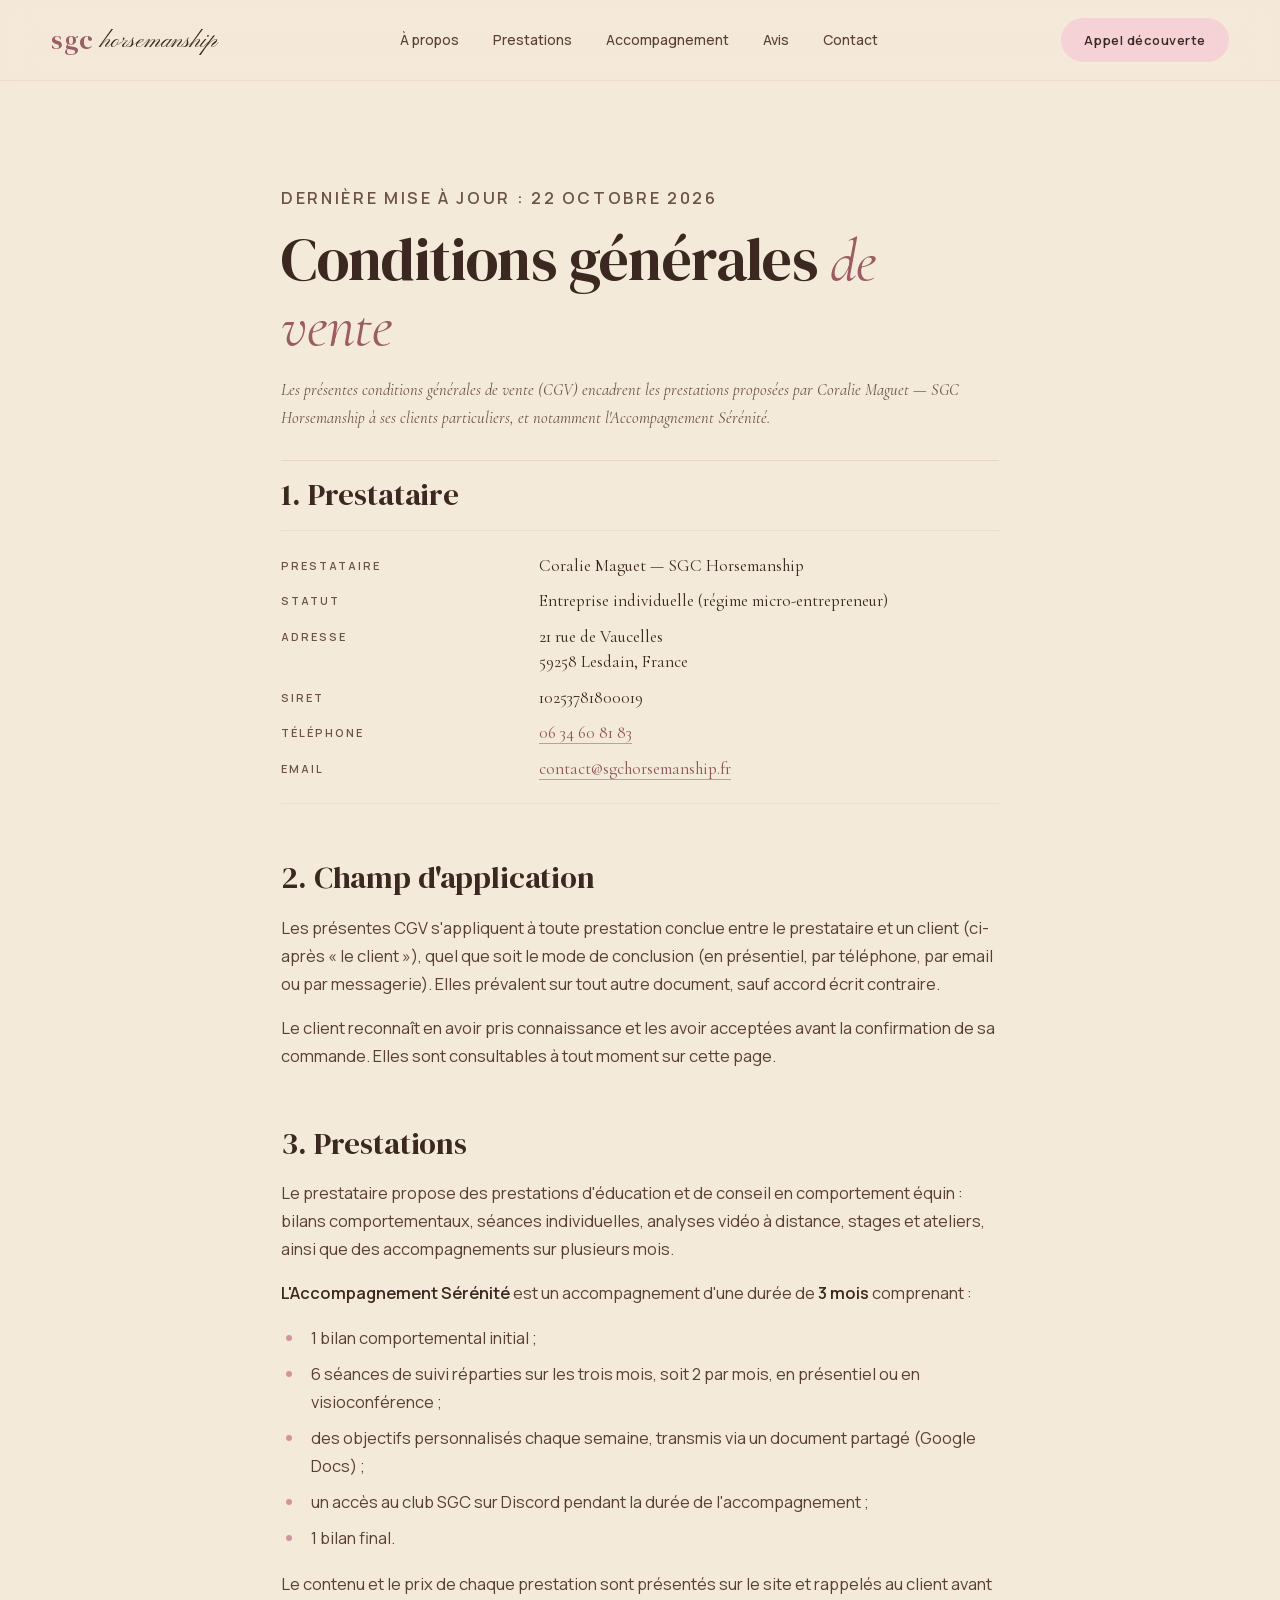
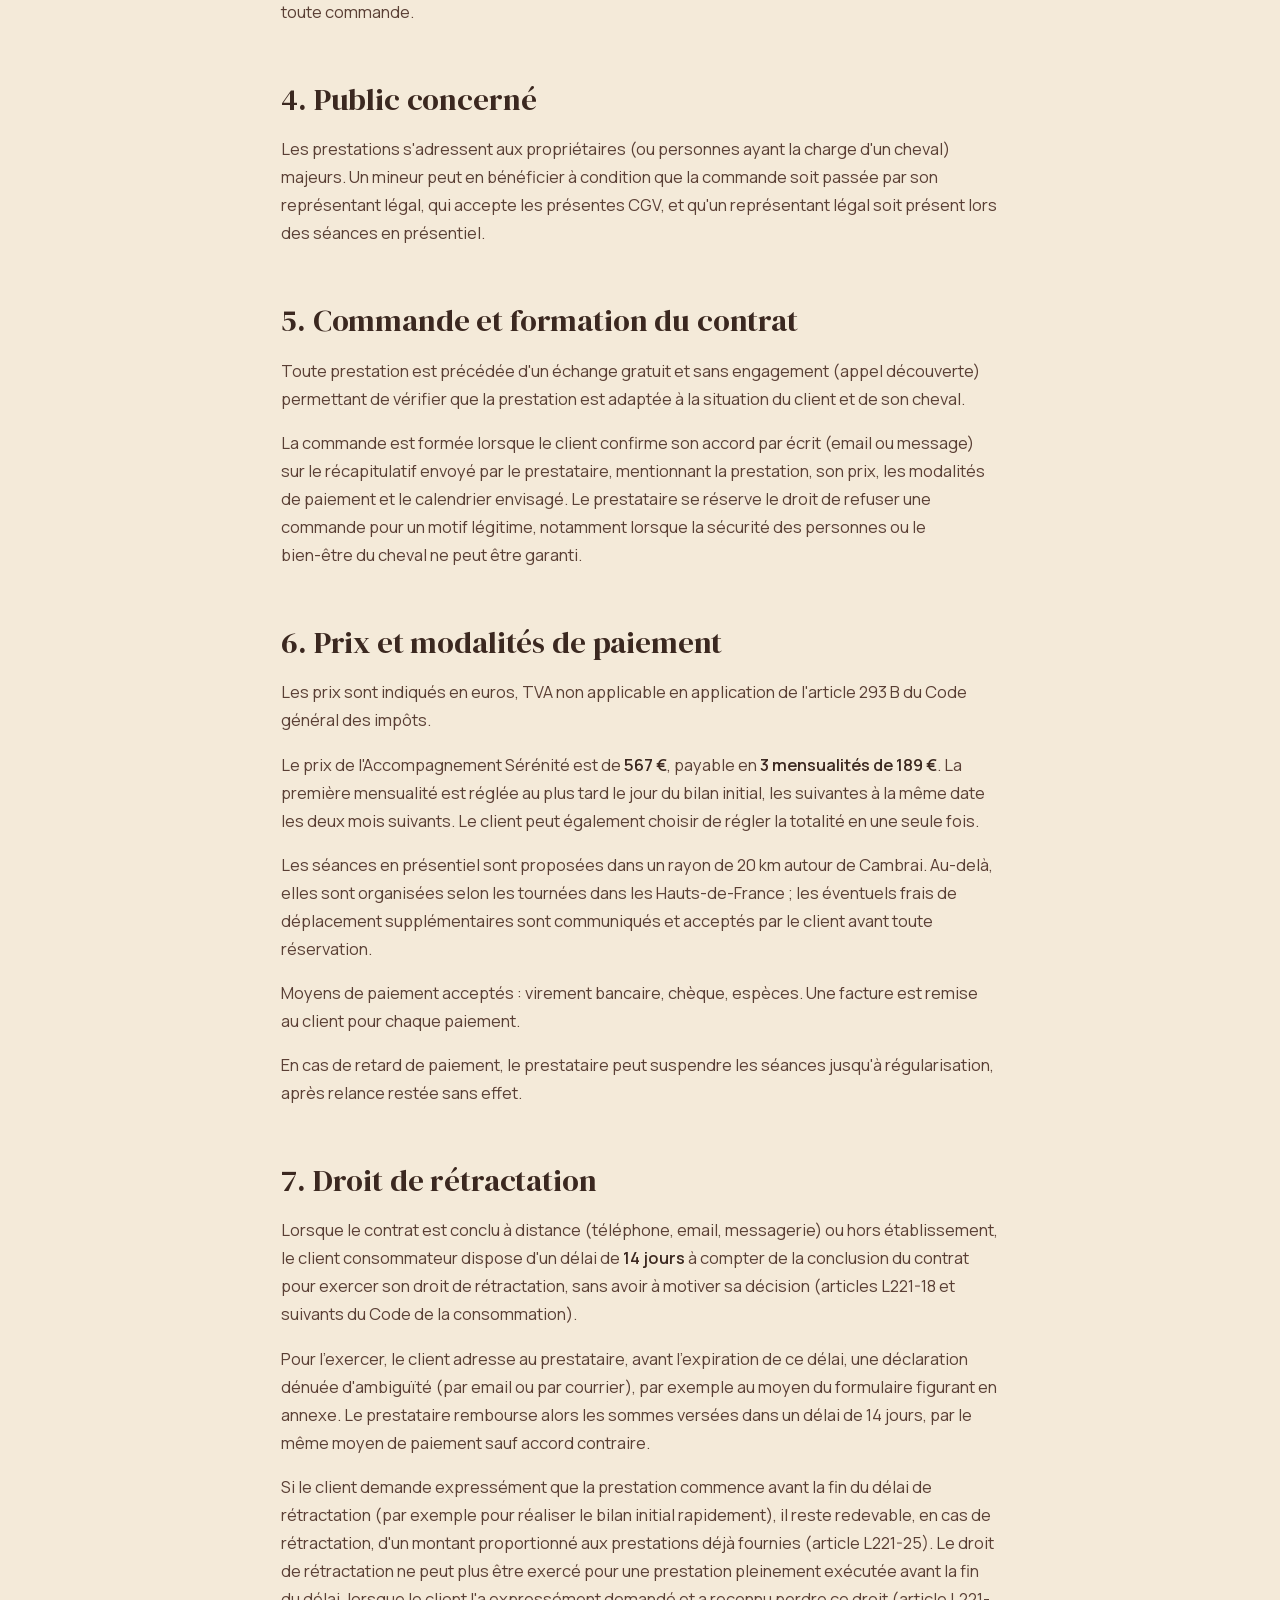
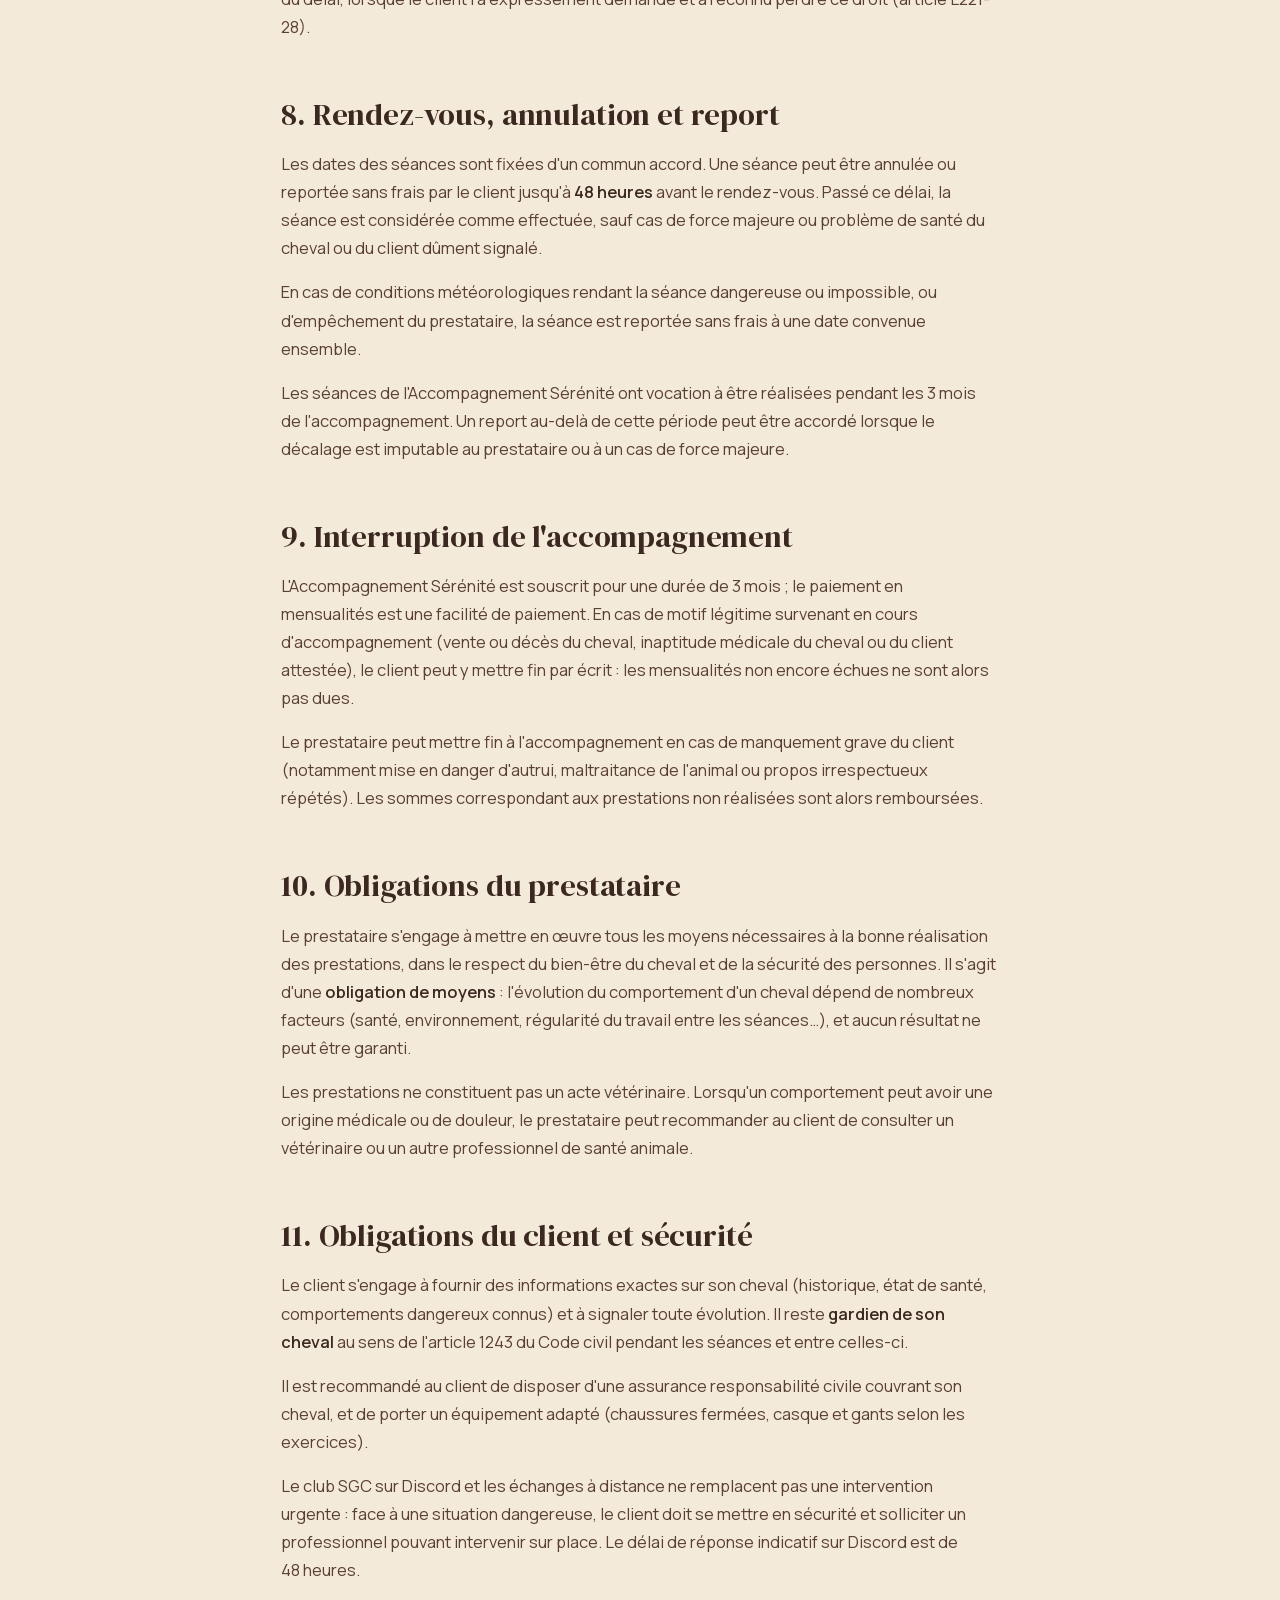
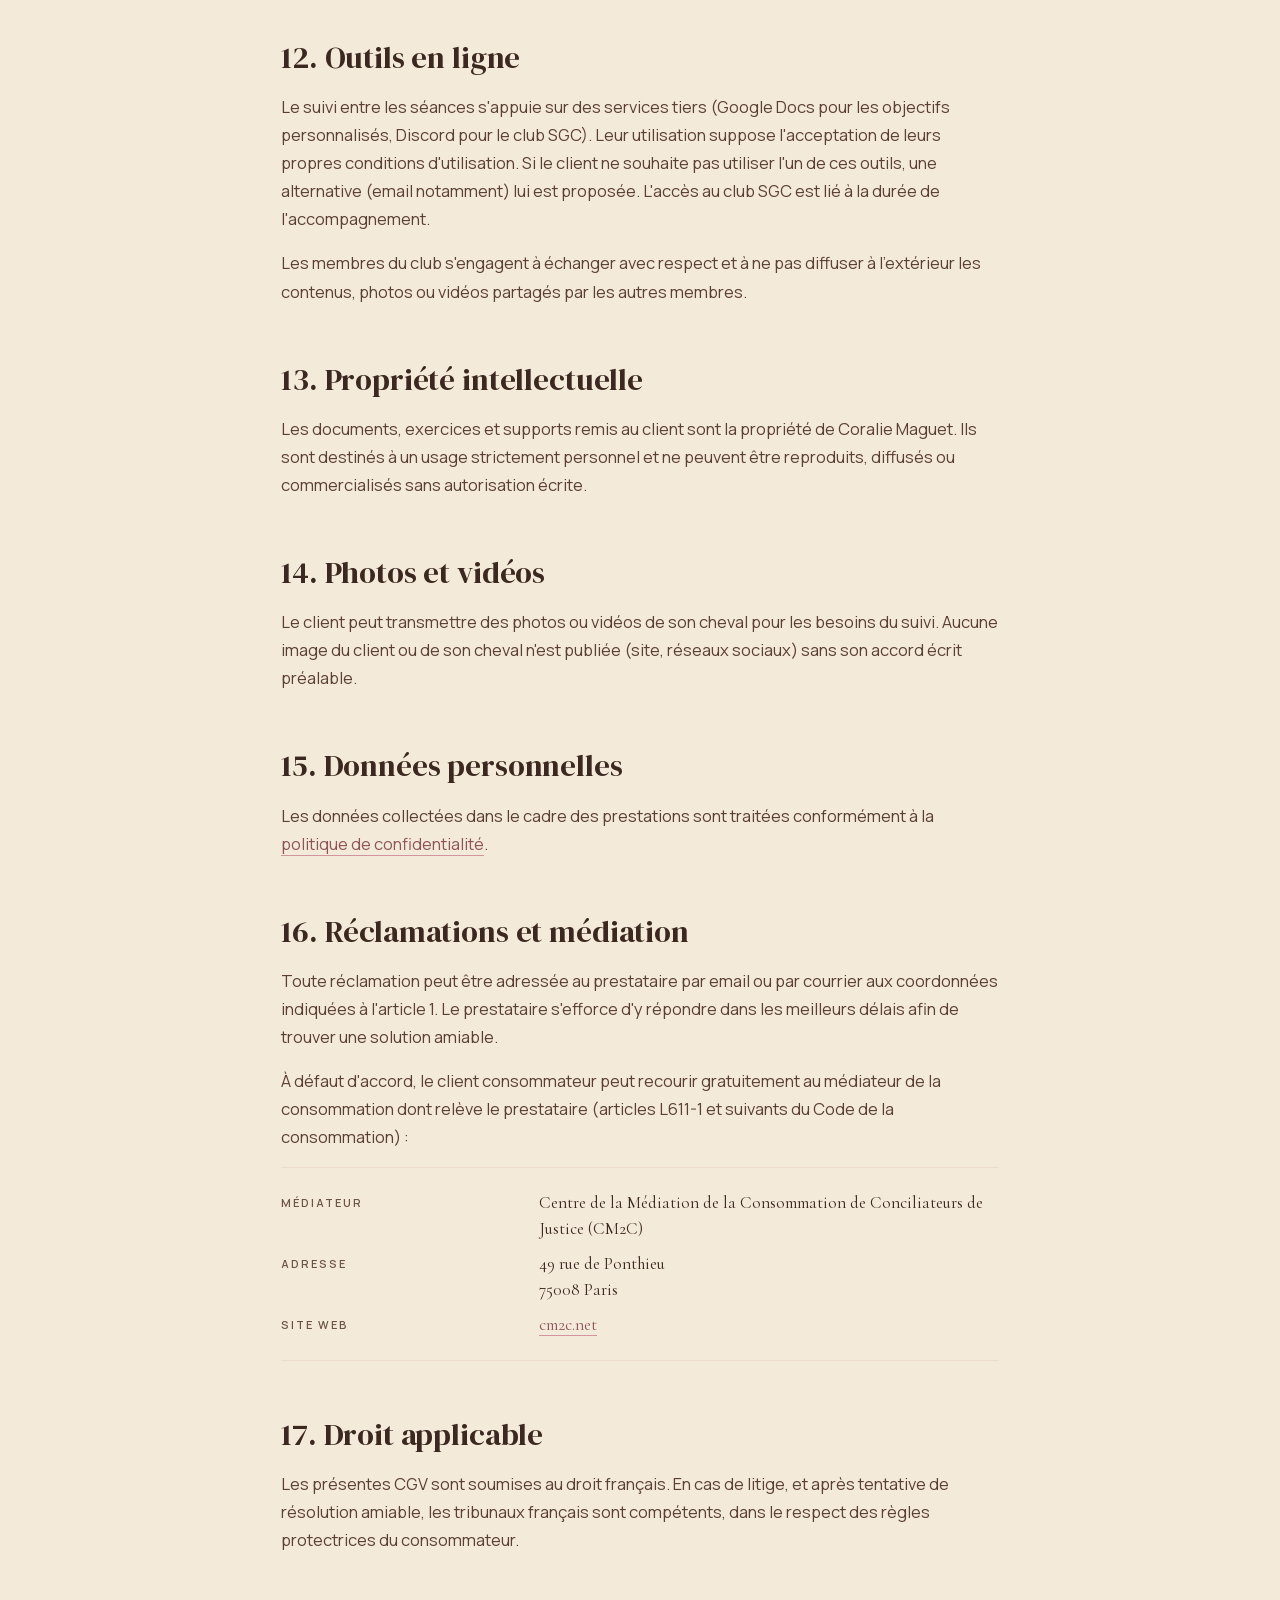
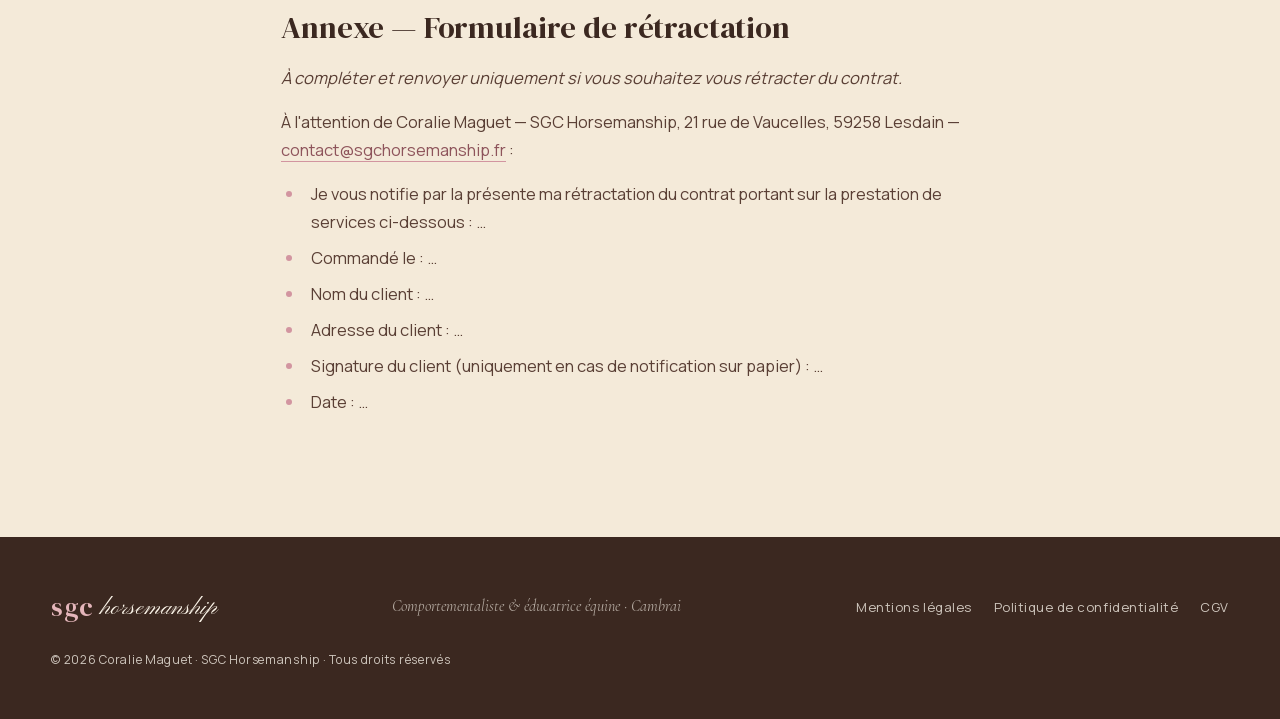
<file: conditions-generales-de-vente.html>
<!DOCTYPE html>
<html lang="fr-FR">
<head>
  <meta charset="utf-8">
  <meta name="viewport" content="width=device-width, initial-scale=1">
  <meta name="theme-color" content="#F4EAD9">

  <title>Conditions générales de vente — SGC Horsemanship</title>
  <meta name="description" content="Conditions générales de vente des prestations de Coralie Maguet — SGC Horsemanship, éducatrice comportementaliste équin (Lesdain, Nord) : Accompagnement Sérénité, bilans, séances.">
  <meta name="robots" content="index, follow">

  <link rel="canonical" href="https://sgchorsemanship.fr/conditions-generales-de-vente">

  <!-- Favicon -->
  <link rel="icon" type="image/svg+xml" href="/favicon.svg">
  <link rel="icon" type="image/png" sizes="32x32" href="/favicon-32x32.png">
  <link rel="icon" type="image/png" sizes="16x16" href="/favicon-16x16.png">
  <link rel="apple-touch-icon" sizes="180x180" href="/apple-touch-icon.png">
  <link rel="manifest" href="/site.webmanifest">

  <link rel="preload" as="font" type="font/woff2" href="/assets/fonts/manrope-latin.woff2" crossorigin>
  <link rel="preload" as="font" type="font/woff2" href="/assets/fonts/dm-serif-display-latin.woff2" crossorigin>

  <link rel="stylesheet" href="/assets/css/styles.css?v=20261022d">
</head>
<body>

  <header class="nav">
    <a href="/" class="nav__brand">
      <span class="nav__brand-mark">sgc</span>
      <span class="nav__brand-script">horsemanship</span>
    </a>
    <nav class="nav__links">
      <a href="/#apropos">À propos</a>
      <a href="/#services">Prestations</a>
      <a href="/accompagnement-serenite">Accompagnement</a>
      <a href="/#avis">Avis</a>
      <a href="/#contact">Contact</a>
    </nav>
    <a href="/#contact" class="btn btn--pill nav__cta">Appel découverte</a>
  </header>

  <main>
    <article class="legal">
      <p class="legal__updated">Dernière mise à jour : 22 octobre 2026</p>
      <h1>Conditions générales <em>de vente</em></h1>
      <p class="legal__lead">Les présentes conditions générales de vente (CGV) encadrent les prestations proposées par Coralie Maguet — SGC Horsemanship à ses clients particuliers, et notamment l'Accompagnement Sérénité.</p>

      <h2>1. Prestataire</h2>
      <dl>
        <dt>Prestataire</dt>
        <dd>Coralie Maguet — SGC Horsemanship</dd>

        <dt>Statut</dt>
        <dd>Entreprise individuelle (régime micro-entrepreneur)</dd>

        <dt>Adresse</dt>
        <dd>21 rue de Vaucelles<br>59258 Lesdain, France</dd>

        <dt>SIRET</dt>
        <dd>10253781800019</dd>

        <dt>Téléphone</dt>
        <dd><a href="tel:+33634608183">06 34 60 81 83</a></dd>

        <dt>Email</dt>
        <dd><a href="mailto:contact@sgchorsemanship.fr">contact@sgchorsemanship.fr</a></dd>
      </dl>

      <h2>2. Champ d'application</h2>
      <p>Les présentes CGV s'appliquent à toute prestation conclue entre le prestataire et un client (ci-après « le client »), quel que soit le mode de conclusion (en présentiel, par téléphone, par email ou par messagerie). Elles prévalent sur tout autre document, sauf accord écrit contraire.</p>
      <p>Le client reconnaît en avoir pris connaissance et les avoir acceptées avant la confirmation de sa commande. Elles sont consultables à tout moment sur cette page.</p>

      <h2>3. Prestations</h2>
      <p>Le prestataire propose des prestations d'éducation et de conseil en comportement équin : bilans comportementaux, séances individuelles, analyses vidéo à distance, stages et ateliers, ainsi que des accompagnements sur plusieurs mois.</p>
      <p><strong>L'Accompagnement Sérénité</strong> est un accompagnement d'une durée de <strong>3 mois</strong> comprenant :</p>
      <ul>
        <li>1 bilan comportemental initial&nbsp;;</li>
        <li>6 séances de suivi réparties sur les trois mois, soit 2 par mois, en présentiel ou en visioconférence&nbsp;;</li>
        <li>des objectifs personnalisés chaque semaine, transmis via un document partagé (Google Docs)&nbsp;;</li>
        <li>un accès au club SGC sur Discord pendant la durée de l'accompagnement&nbsp;;</li>
        <li>1 bilan final.</li>
      </ul>
      <p>Le contenu et le prix de chaque prestation sont présentés sur le site et rappelés au client avant toute commande.</p>

      <h2>4. Public concerné</h2>
      <p>Les prestations s'adressent aux propriétaires (ou personnes ayant la charge d'un cheval) majeurs. Un mineur peut en bénéficier à condition que la commande soit passée par son représentant légal, qui accepte les présentes CGV, et qu'un représentant légal soit présent lors des séances en présentiel.</p>

      <h2>5. Commande et formation du contrat</h2>
      <p>Toute prestation est précédée d'un échange gratuit et sans engagement (appel découverte) permettant de vérifier que la prestation est adaptée à la situation du client et de son cheval.</p>
      <p>La commande est formée lorsque le client confirme son accord par écrit (email ou message) sur le récapitulatif envoyé par le prestataire, mentionnant la prestation, son prix, les modalités de paiement et le calendrier envisagé. Le prestataire se réserve le droit de refuser une commande pour un motif légitime, notamment lorsque la sécurité des personnes ou le bien-être du cheval ne peut être garanti.</p>

      <h2>6. Prix et modalités de paiement</h2>
      <p>Les prix sont indiqués en euros, TVA non applicable en application de l'article 293&nbsp;B du Code général des impôts.</p>
      <p>Le prix de l'Accompagnement Sérénité est de <strong>567&nbsp;€</strong>, payable en <strong>3 mensualités de 189&nbsp;€</strong>. La première mensualité est réglée au plus tard le jour du bilan initial, les suivantes à la même date les deux mois suivants. Le client peut également choisir de régler la totalité en une seule fois.</p>
      <p>Les séances en présentiel sont proposées dans un rayon de 20&nbsp;km autour de Cambrai. Au-delà, elles sont organisées selon les tournées dans les Hauts-de-France&nbsp;; les éventuels frais de déplacement supplémentaires sont communiqués et acceptés par le client avant toute réservation.</p>
      <p>Moyens de paiement acceptés : virement bancaire, chèque, espèces. Une facture est remise au client pour chaque paiement.</p>
      <p>En cas de retard de paiement, le prestataire peut suspendre les séances jusqu'à régularisation, après relance restée sans effet.</p>

      <h2>7. Droit de rétractation</h2>
      <p>Lorsque le contrat est conclu à distance (téléphone, email, messagerie) ou hors établissement, le client consommateur dispose d'un délai de <strong>14 jours</strong> à compter de la conclusion du contrat pour exercer son droit de rétractation, sans avoir à motiver sa décision (articles L221-18 et suivants du Code de la consommation).</p>
      <p>Pour l'exercer, le client adresse au prestataire, avant l'expiration de ce délai, une déclaration dénuée d'ambiguïté (par email ou par courrier), par exemple au moyen du formulaire figurant en annexe. Le prestataire rembourse alors les sommes versées dans un délai de 14 jours, par le même moyen de paiement sauf accord contraire.</p>
      <p>Si le client demande expressément que la prestation commence avant la fin du délai de rétractation (par exemple pour réaliser le bilan initial rapidement), il reste redevable, en cas de rétractation, d'un montant proportionné aux prestations déjà fournies (article L221-25). Le droit de rétractation ne peut plus être exercé pour une prestation pleinement exécutée avant la fin du délai, lorsque le client l'a expressément demandé et a reconnu perdre ce droit (article L221-28).</p>

      <h2>8. Rendez-vous, annulation et report</h2>
      <p>Les dates des séances sont fixées d'un commun accord. Une séance peut être annulée ou reportée sans frais par le client jusqu'à <strong>48&nbsp;heures</strong> avant le rendez-vous. Passé ce délai, la séance est considérée comme effectuée, sauf cas de force majeure ou problème de santé du cheval ou du client dûment signalé.</p>
      <p>En cas de conditions météorologiques rendant la séance dangereuse ou impossible, ou d'empêchement du prestataire, la séance est reportée sans frais à une date convenue ensemble.</p>
      <p>Les séances de l'Accompagnement Sérénité ont vocation à être réalisées pendant les 3 mois de l'accompagnement. Un report au-delà de cette période peut être accordé lorsque le décalage est imputable au prestataire ou à un cas de force majeure.</p>

      <h2>9. Interruption de l'accompagnement</h2>
      <p>L'Accompagnement Sérénité est souscrit pour une durée de 3 mois&nbsp;; le paiement en mensualités est une facilité de paiement. En cas de motif légitime survenant en cours d'accompagnement (vente ou décès du cheval, inaptitude médicale du cheval ou du client attestée), le client peut y mettre fin par écrit&nbsp;: les mensualités non encore échues ne sont alors pas dues.</p>
      <p>Le prestataire peut mettre fin à l'accompagnement en cas de manquement grave du client (notamment mise en danger d'autrui, maltraitance de l'animal ou propos irrespectueux répétés). Les sommes correspondant aux prestations non réalisées sont alors remboursées.</p>

      <h2>10. Obligations du prestataire</h2>
      <p>Le prestataire s'engage à mettre en œuvre tous les moyens nécessaires à la bonne réalisation des prestations, dans le respect du bien-être du cheval et de la sécurité des personnes. Il s'agit d'une <strong>obligation de moyens</strong>&nbsp;: l'évolution du comportement d'un cheval dépend de nombreux facteurs (santé, environnement, régularité du travail entre les séances…), et aucun résultat ne peut être garanti.</p>
      <p>Les prestations ne constituent pas un acte vétérinaire. Lorsqu'un comportement peut avoir une origine médicale ou de douleur, le prestataire peut recommander au client de consulter un vétérinaire ou un autre professionnel de santé animale.</p>

      <h2>11. Obligations du client et sécurité</h2>
      <p>Le client s'engage à fournir des informations exactes sur son cheval (historique, état de santé, comportements dangereux connus) et à signaler toute évolution. Il reste <strong>gardien de son cheval</strong> au sens de l'article 1243 du Code civil pendant les séances et entre celles-ci.</p>
      <p>Il est recommandé au client de disposer d'une assurance responsabilité civile couvrant son cheval, et de porter un équipement adapté (chaussures fermées, casque et gants selon les exercices).</p>
      <p>Le club SGC sur Discord et les échanges à distance ne remplacent pas une intervention urgente&nbsp;: face à une situation dangereuse, le client doit se mettre en sécurité et solliciter un professionnel pouvant intervenir sur place. Le délai de réponse indicatif sur Discord est de 48&nbsp;heures.</p>

      <h2>12. Outils en ligne</h2>
      <p>Le suivi entre les séances s'appuie sur des services tiers (Google Docs pour les objectifs personnalisés, Discord pour le club SGC). Leur utilisation suppose l'acceptation de leurs propres conditions d'utilisation. Si le client ne souhaite pas utiliser l'un de ces outils, une alternative (email notamment) lui est proposée. L'accès au club SGC est lié à la durée de l'accompagnement.</p>
      <p>Les membres du club s'engagent à échanger avec respect et à ne pas diffuser à l'extérieur les contenus, photos ou vidéos partagés par les autres membres.</p>

      <h2>13. Propriété intellectuelle</h2>
      <p>Les documents, exercices et supports remis au client sont la propriété de Coralie Maguet. Ils sont destinés à un usage strictement personnel et ne peuvent être reproduits, diffusés ou commercialisés sans autorisation écrite.</p>

      <h2>14. Photos et vidéos</h2>
      <p>Le client peut transmettre des photos ou vidéos de son cheval pour les besoins du suivi. Aucune image du client ou de son cheval n'est publiée (site, réseaux sociaux) sans son accord écrit préalable.</p>

      <h2>15. Données personnelles</h2>
      <p>Les données collectées dans le cadre des prestations sont traitées conformément à la <a href="/politique-confidentialite">politique de confidentialité</a>.</p>

      <h2>16. Réclamations et médiation</h2>
      <p>Toute réclamation peut être adressée au prestataire par email ou par courrier aux coordonnées indiquées à l'article 1. Le prestataire s'efforce d'y répondre dans les meilleurs délais afin de trouver une solution amiable.</p>
      <p>À défaut d'accord, le client consommateur peut recourir gratuitement au médiateur de la consommation dont relève le prestataire (articles L611-1 et suivants du Code de la consommation)&nbsp;:</p>
      <dl>
        <dt>Médiateur</dt>
        <dd>Centre de la Médiation de la Consommation de Conciliateurs de Justice (CM2C)</dd>

        <dt>Adresse</dt>
        <dd>49 rue de Ponthieu<br>75008 Paris</dd>

        <dt>Site web</dt>
        <dd><a href="https://www.cm2c.net" target="_blank" rel="noopener noreferrer">cm2c.net</a></dd>
      </dl>

      <h2>17. Droit applicable</h2>
      <p>Les présentes CGV sont soumises au droit français. En cas de litige, et après tentative de résolution amiable, les tribunaux français sont compétents, dans le respect des règles protectrices du consommateur.</p>

      <h2>Annexe — Formulaire de rétractation</h2>
      <p><em>À compléter et renvoyer uniquement si vous souhaitez vous rétracter du contrat.</em></p>
      <p>À l'attention de Coralie Maguet — SGC Horsemanship, 21 rue de Vaucelles, 59258 Lesdain — <a href="mailto:contact@sgchorsemanship.fr">contact@sgchorsemanship.fr</a>&nbsp;:</p>
      <ul>
        <li>Je vous notifie par la présente ma rétractation du contrat portant sur la prestation de services ci-dessous&nbsp;: …</li>
        <li>Commandé le&nbsp;: …</li>
        <li>Nom du client&nbsp;: …</li>
        <li>Adresse du client&nbsp;: …</li>
        <li>Signature du client (uniquement en cas de notification sur papier)&nbsp;: …</li>
        <li>Date&nbsp;: …</li>
      </ul>
    </article>
  </main>

  <footer class="footer">
    <div class="footer__row">
      <div class="footer__brand">
        <span class="nav__brand-mark">sgc</span>
        <span class="nav__brand-script">horsemanship</span>
      </div>
      <p class="footer__tag">Comportementaliste &amp; éducatrice équine · Cambrai</p>
      <ul class="footer__links">
        <li><a href="/mentions-legales">Mentions légales</a></li>
        <li><a href="/politique-confidentialite">Politique de confidentialité</a></li>
        <li><a href="/conditions-generales-de-vente">CGV</a></li>
      </ul>
      <p class="footer__legal">© 2026 Coralie Maguet · SGC Horsemanship · Tous droits réservés</p>
    </div>
  </footer>

  <!-- Web Analytics is injected automatically by Cloudflare Pages when
       enabled in the project's Web Analytics tab. No script needed here. -->
</body>
</html>
</file>
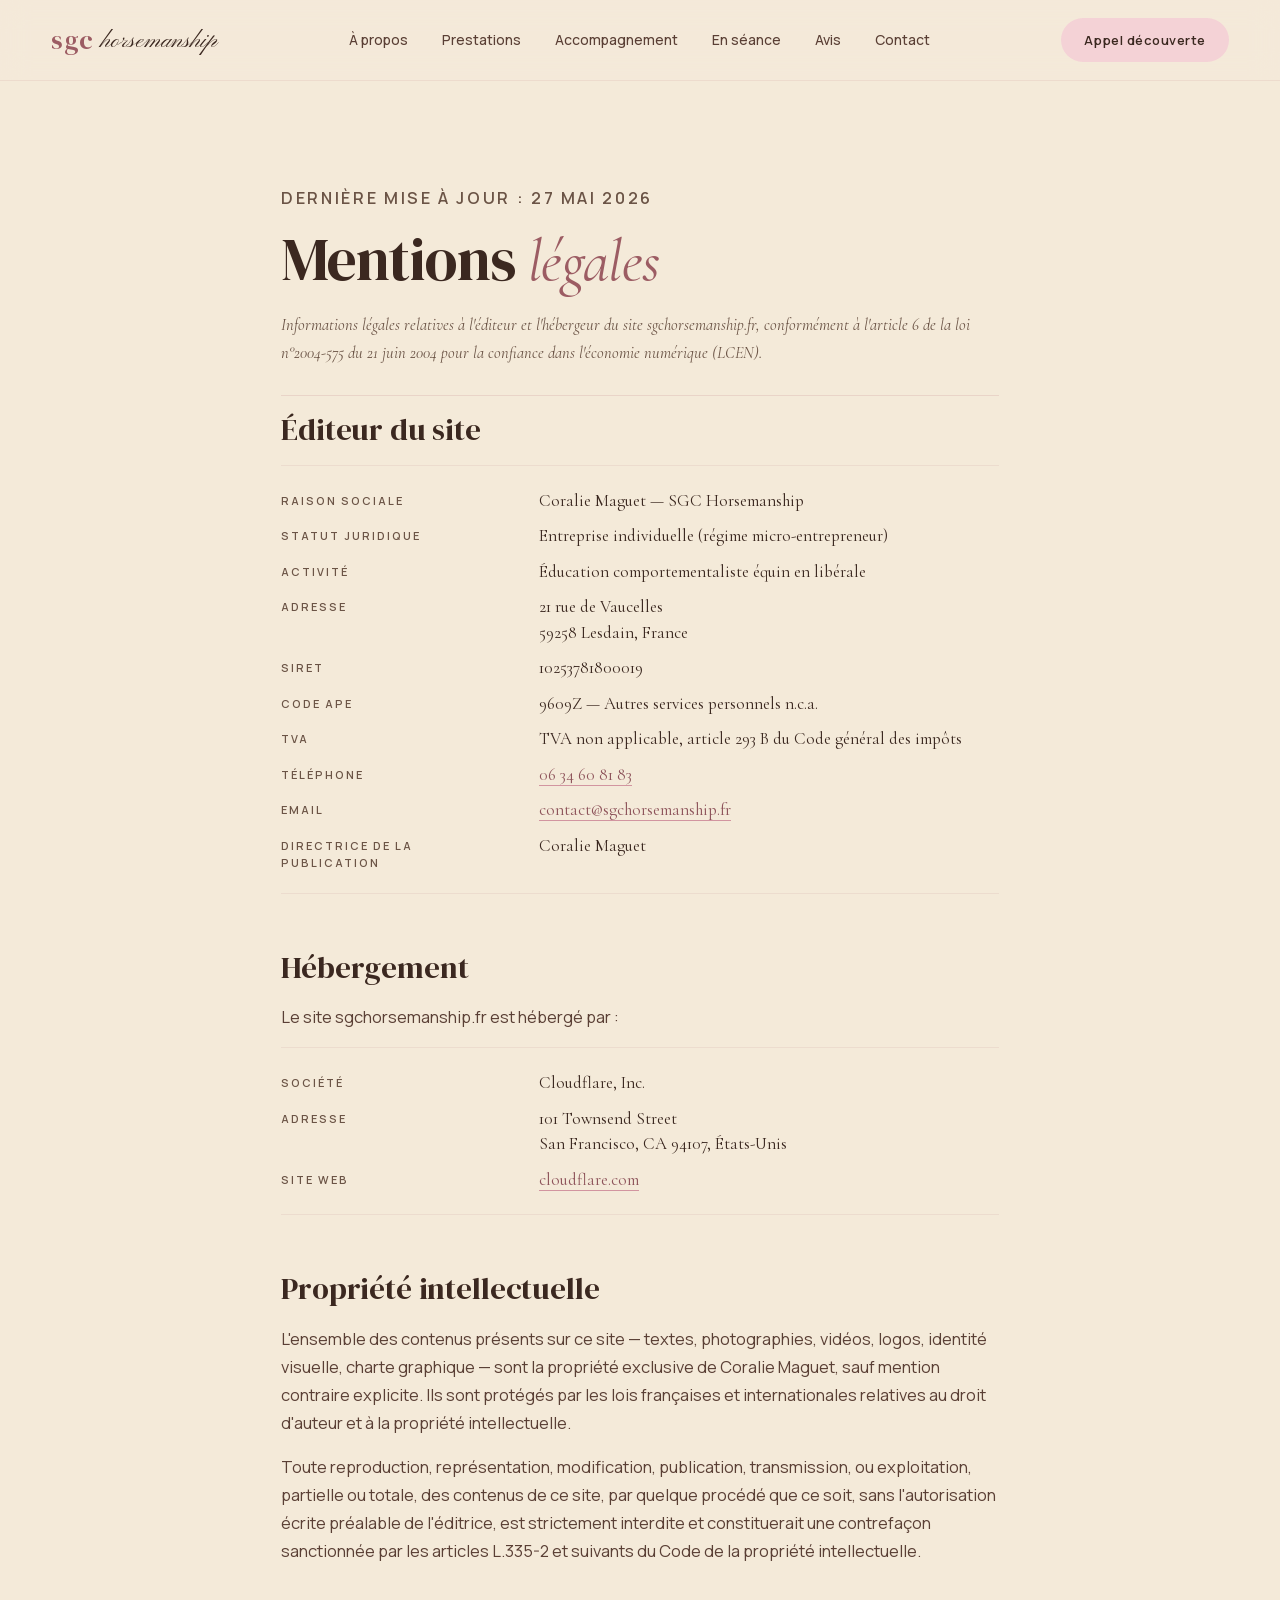
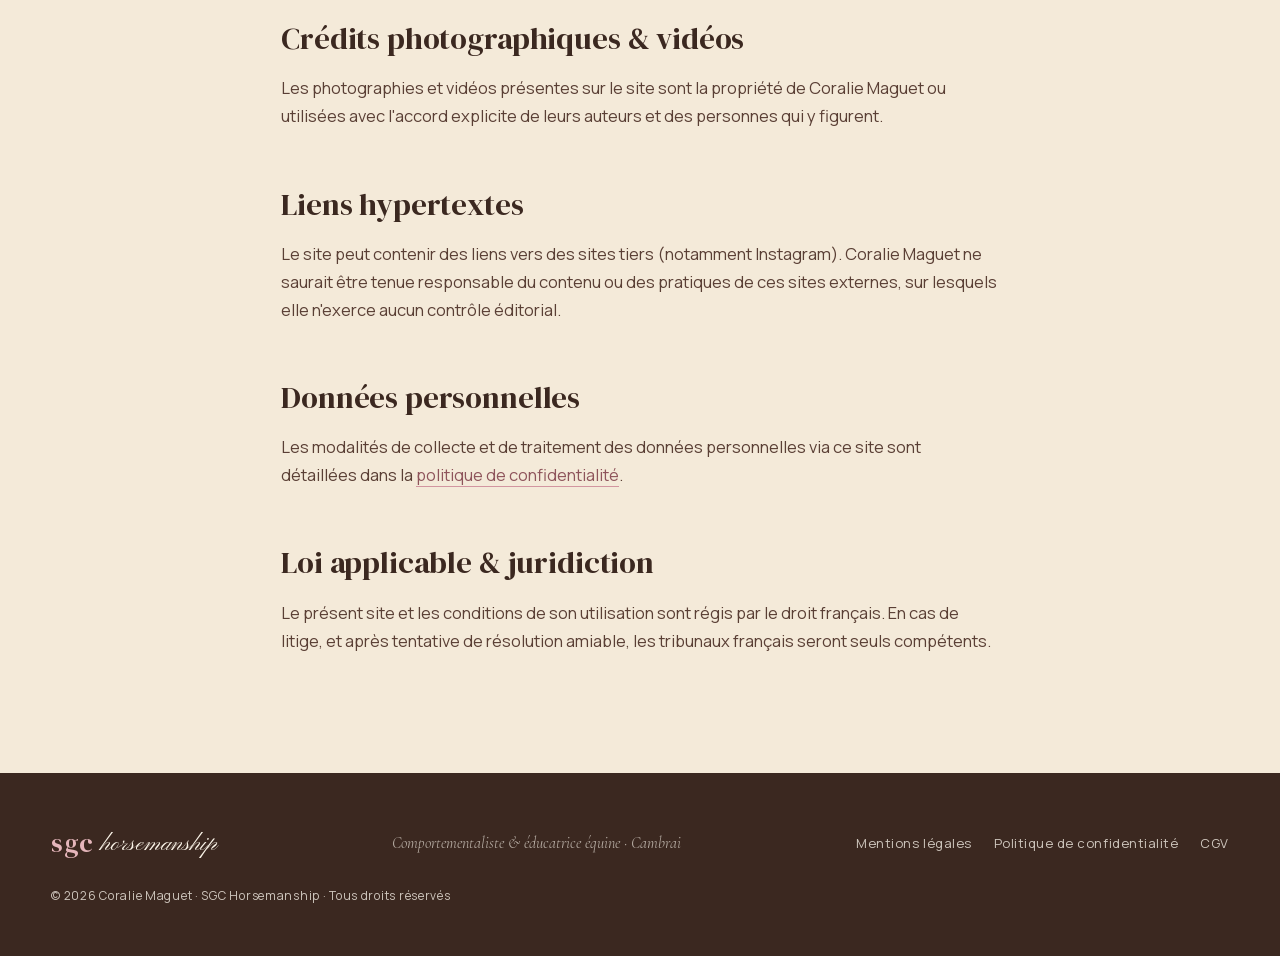
<file: mentions-legales.html>
<!DOCTYPE html>
<html lang="fr-FR">
<head>
  <meta charset="utf-8">
  <meta name="viewport" content="width=device-width, initial-scale=1">
  <meta name="theme-color" content="#F4EAD9">

  <title>Mentions légales — SGC Horsemanship</title>
  <meta name="description" content="Mentions légales du site sgchorsemanship.fr — Coralie Maguet, comportementaliste équin (Lesdain, Nord).">
  <meta name="robots" content="index, follow">

  <link rel="canonical" href="https://sgchorsemanship.fr/mentions-legales">

  <!-- Favicon -->
  <link rel="icon" type="image/svg+xml" href="/favicon.svg">
  <link rel="icon" type="image/png" sizes="32x32" href="/favicon-32x32.png">
  <link rel="icon" type="image/png" sizes="16x16" href="/favicon-16x16.png">
  <link rel="apple-touch-icon" sizes="180x180" href="/apple-touch-icon.png">
  <link rel="manifest" href="/site.webmanifest">

  <link rel="preload" as="font" type="font/woff2" href="/assets/fonts/manrope-latin.woff2" crossorigin>
  <link rel="preload" as="font" type="font/woff2" href="/assets/fonts/dm-serif-display-latin.woff2" crossorigin>

  <link rel="stylesheet" href="/assets/css/styles.css?v=20261022d">
</head>
<body>

  <header class="nav">
    <a href="/" class="nav__brand">
      <span class="nav__brand-mark">sgc</span>
      <span class="nav__brand-script">horsemanship</span>
    </a>
    <nav class="nav__links">
      <a href="/#apropos">À propos</a>
      <a href="/#services">Prestations</a>
      <a href="/accompagnement-serenite">Accompagnement</a>
      <a href="/#videos">En séance</a>
      <a href="/#avis">Avis</a>
      <a href="/#contact">Contact</a>
    </nav>
    <a href="/#contact" class="btn btn--pill nav__cta">Appel découverte</a>
  </header>

  <main>
    <article class="legal">
      <p class="legal__updated">Dernière mise à jour : 27 mai 2026</p>
      <h1>Mentions <em>légales</em></h1>
      <p class="legal__lead">Informations légales relatives à l'éditeur et l'hébergeur du site sgchorsemanship.fr, conformément à l'article 6 de la loi n°2004-575 du 21 juin 2004 pour la confiance dans l'économie numérique (LCEN).</p>

      <h2>Éditeur du site</h2>
      <dl>
        <dt>Raison sociale</dt>
        <dd>Coralie Maguet — SGC Horsemanship</dd>

        <dt>Statut juridique</dt>
        <dd>Entreprise individuelle (régime micro-entrepreneur)</dd>

        <dt>Activité</dt>
        <dd>Éducation comportementaliste équin en libérale</dd>

        <dt>Adresse</dt>
        <dd>21 rue de Vaucelles<br>59258 Lesdain, France</dd>

        <dt>SIRET</dt>
        <dd>10253781800019</dd>

        <dt>Code APE</dt>
        <dd>9609Z — Autres services personnels n.c.a.</dd>

        <dt>TVA</dt>
        <dd>TVA non applicable, article 293 B du Code général des impôts</dd>

        <dt>Téléphone</dt>
        <dd><a href="tel:+33634608183">06 34 60 81 83</a></dd>

        <dt>Email</dt>
        <dd><a href="mailto:contact@sgchorsemanship.fr">contact@sgchorsemanship.fr</a></dd>

        <dt>Directrice de la publication</dt>
        <dd>Coralie Maguet</dd>
      </dl>

      <h2>Hébergement</h2>
      <p>Le site sgchorsemanship.fr est hébergé par :</p>
      <dl>
        <dt>Société</dt>
        <dd>Cloudflare, Inc.</dd>

        <dt>Adresse</dt>
        <dd>101 Townsend Street<br>San Francisco, CA 94107, États-Unis</dd>

        <dt>Site web</dt>
        <dd><a href="https://www.cloudflare.com" target="_blank" rel="noopener noreferrer">cloudflare.com</a></dd>
      </dl>

      <h2>Propriété intellectuelle</h2>
      <p>L'ensemble des contenus présents sur ce site — textes, photographies, vidéos, logos, identité visuelle, charte graphique — sont la propriété exclusive de Coralie Maguet, sauf mention contraire explicite. Ils sont protégés par les lois françaises et internationales relatives au droit d'auteur et à la propriété intellectuelle.</p>
      <p>Toute reproduction, représentation, modification, publication, transmission, ou exploitation, partielle ou totale, des contenus de ce site, par quelque procédé que ce soit, sans l'autorisation écrite préalable de l'éditrice, est strictement interdite et constituerait une contrefaçon sanctionnée par les articles L.335-2 et suivants du Code de la propriété intellectuelle.</p>

      <h2>Crédits photographiques &amp; vidéos</h2>
      <p>Les photographies et vidéos présentes sur le site sont la propriété de Coralie Maguet ou utilisées avec l'accord explicite de leurs auteurs et des personnes qui y figurent.</p>

      <h2>Liens hypertextes</h2>
      <p>Le site peut contenir des liens vers des sites tiers (notamment Instagram). Coralie Maguet ne saurait être tenue responsable du contenu ou des pratiques de ces sites externes, sur lesquels elle n'exerce aucun contrôle éditorial.</p>

      <h2>Données personnelles</h2>
      <p>Les modalités de collecte et de traitement des données personnelles via ce site sont détaillées dans la <a href="/politique-confidentialite">politique de confidentialité</a>.</p>

      <h2>Loi applicable &amp; juridiction</h2>
      <p>Le présent site et les conditions de son utilisation sont régis par le droit français. En cas de litige, et après tentative de résolution amiable, les tribunaux français seront seuls compétents.</p>
    </article>
  </main>

  <footer class="footer">
    <div class="footer__row">
      <div class="footer__brand">
        <span class="nav__brand-mark">sgc</span>
        <span class="nav__brand-script">horsemanship</span>
      </div>
      <p class="footer__tag">Comportementaliste &amp; éducatrice équine · Cambrai</p>
      <ul class="footer__links">
        <li><a href="/mentions-legales">Mentions légales</a></li>
        <li><a href="/politique-confidentialite">Politique de confidentialité</a></li>
        <li><a href="/conditions-generales-de-vente">CGV</a></li>
      </ul>
      <p class="footer__legal">© 2026 Coralie Maguet · SGC Horsemanship · Tous droits réservés</p>
    </div>
  </footer>

  <!-- Web Analytics is injected automatically by Cloudflare Pages when
       enabled in the project's Web Analytics tab. No script needed here. -->
</body>
</html>
</file>
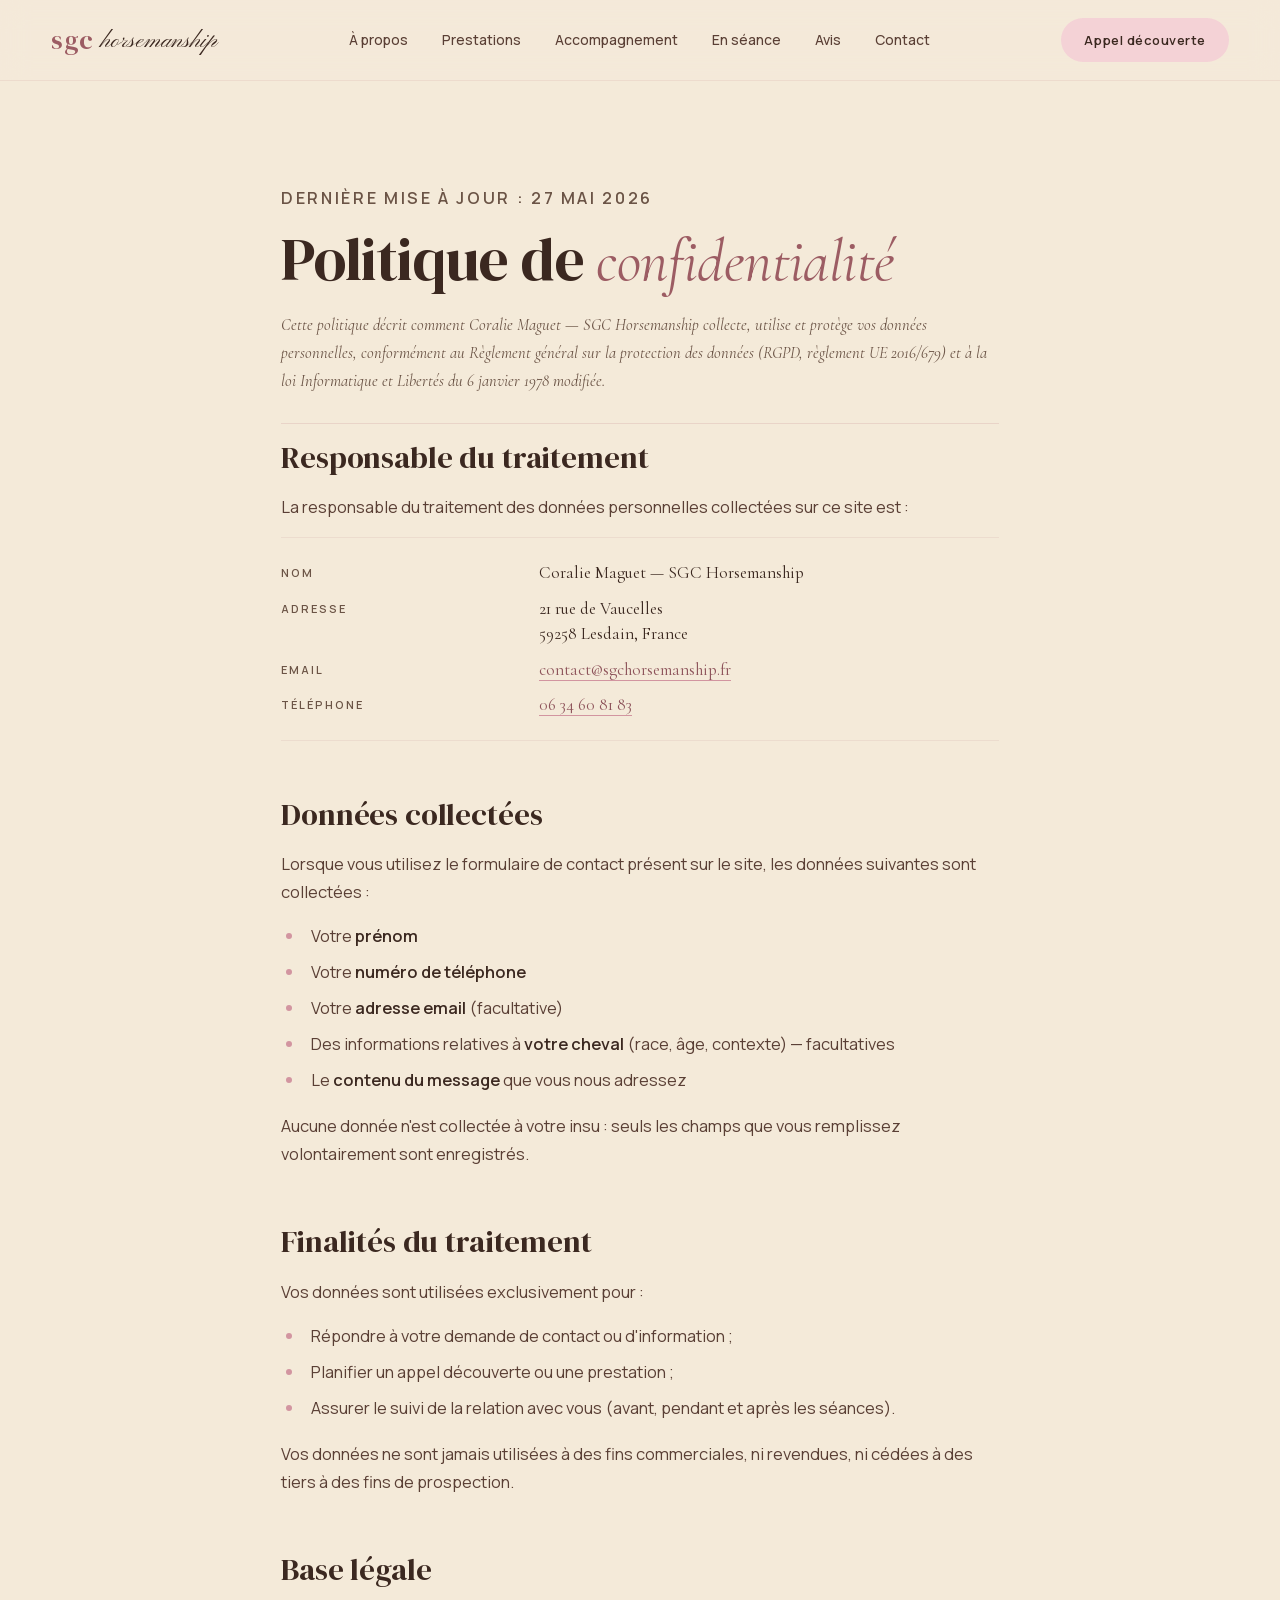
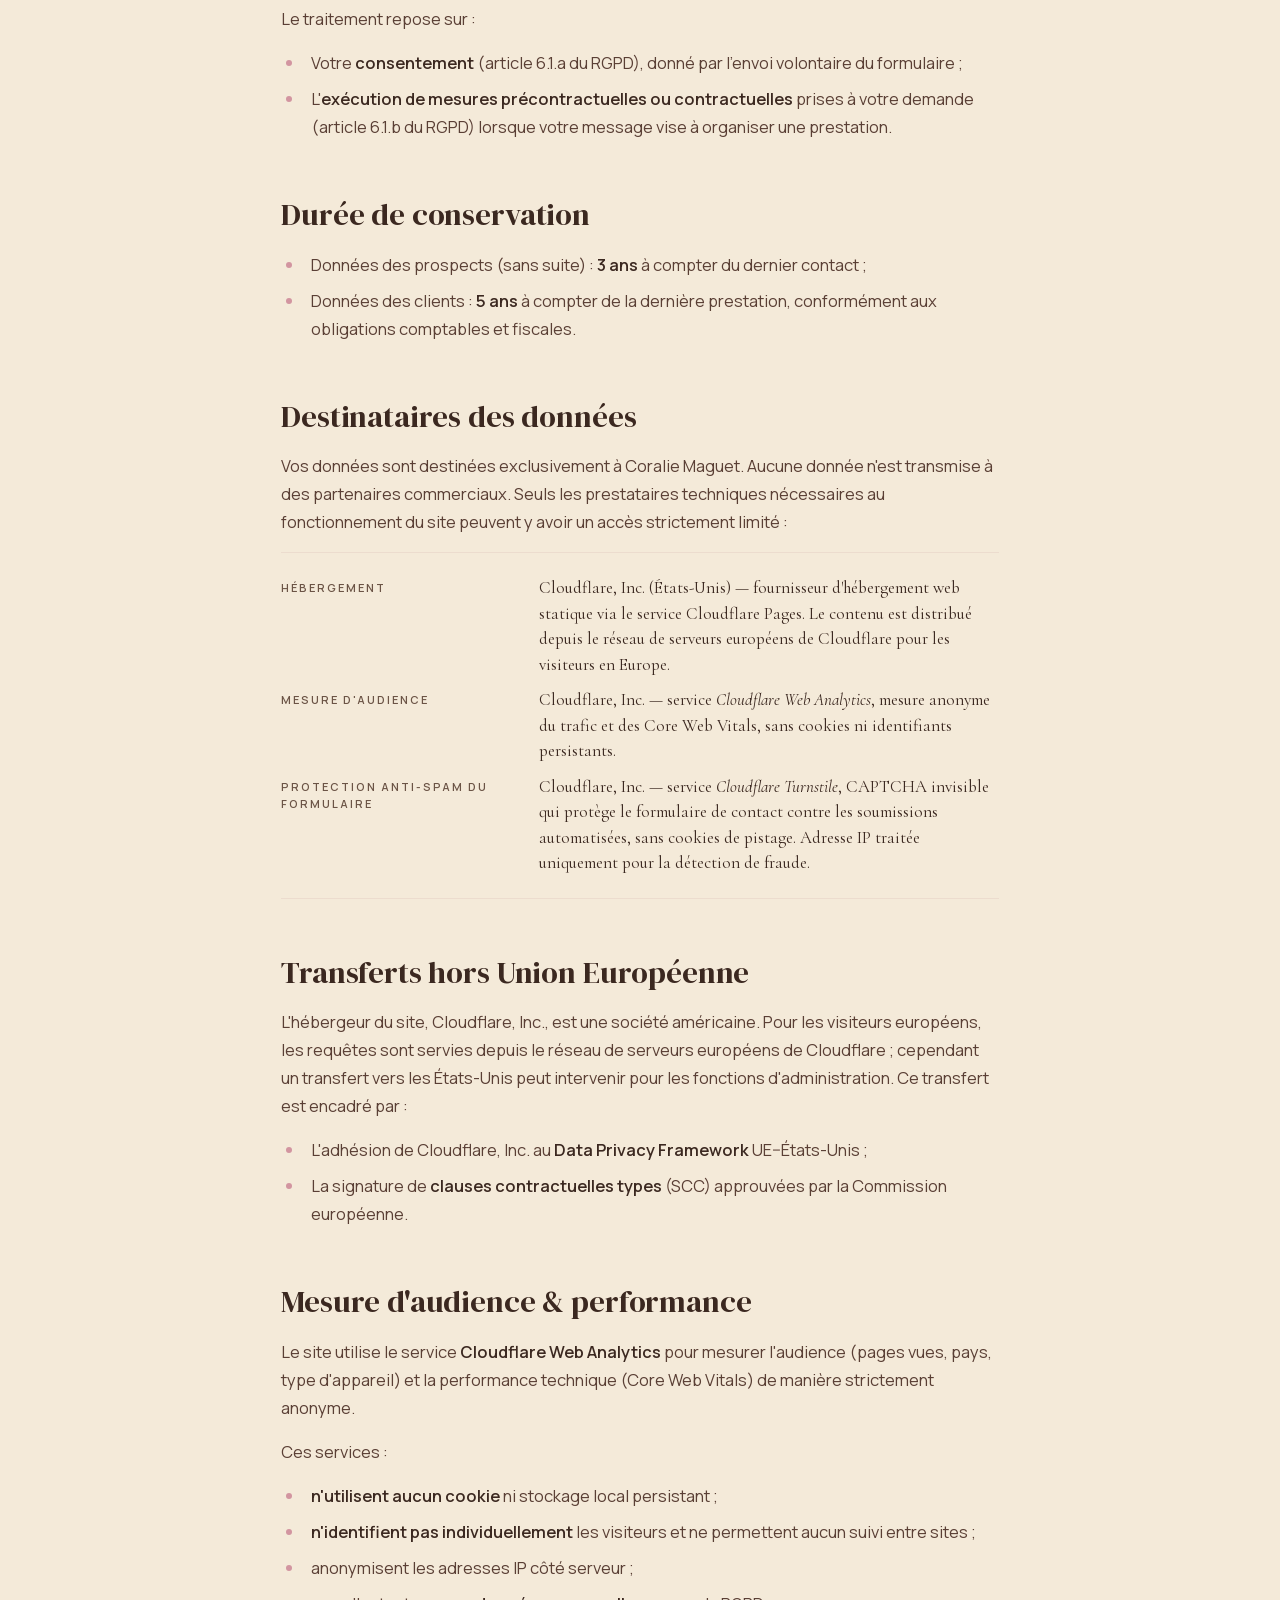
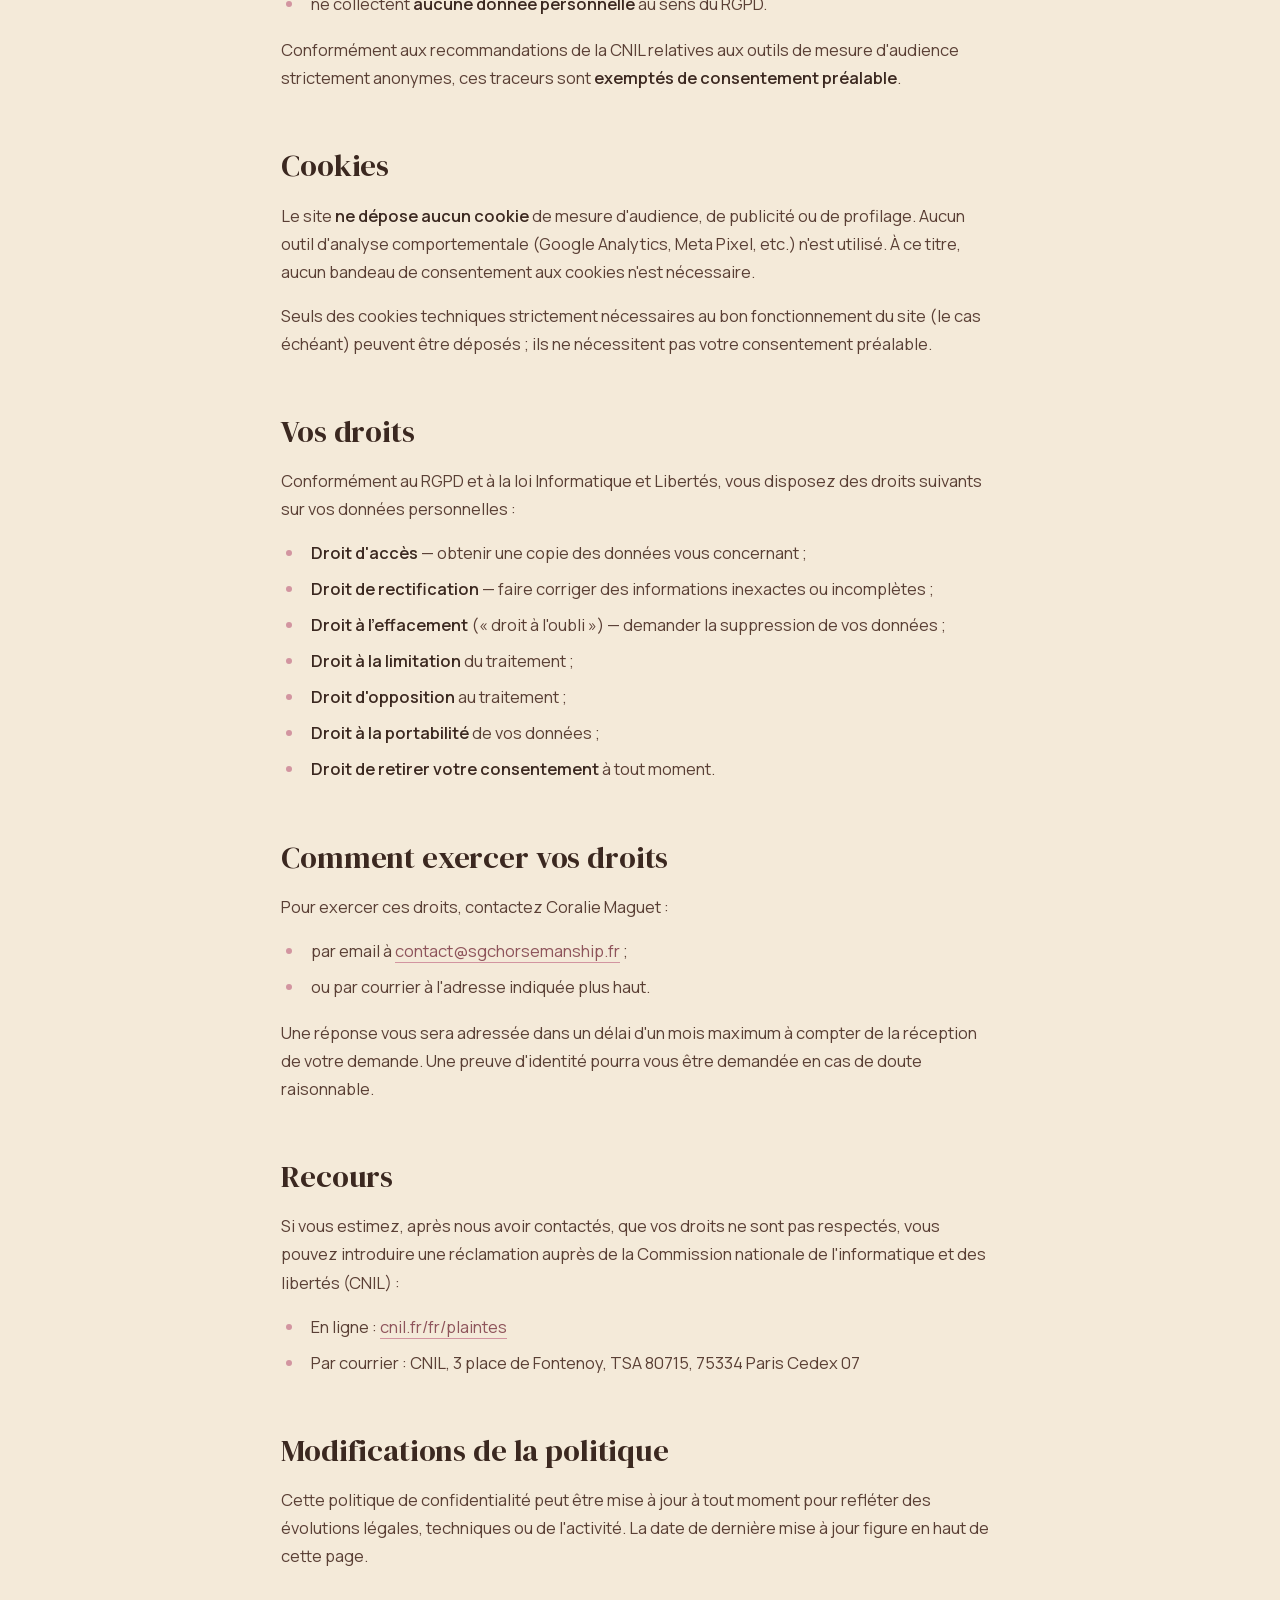
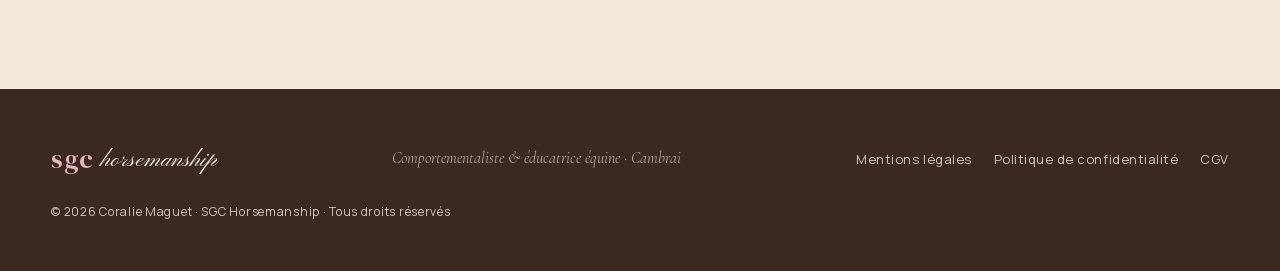
<file: politique-confidentialite.html>
<!DOCTYPE html>
<html lang="fr-FR">
<head>
  <meta charset="utf-8">
  <meta name="viewport" content="width=device-width, initial-scale=1">
  <meta name="theme-color" content="#F4EAD9">

  <title>Politique de confidentialité — SGC Horsemanship</title>
  <meta name="description" content="Politique de confidentialité du site sgchorsemanship.fr — traitement des données personnelles, droits RGPD, conservation, sous-traitants.">
  <meta name="robots" content="index, follow">

  <link rel="canonical" href="https://sgchorsemanship.fr/politique-confidentialite">

  <!-- Favicon -->
  <link rel="icon" type="image/svg+xml" href="/favicon.svg">
  <link rel="icon" type="image/png" sizes="32x32" href="/favicon-32x32.png">
  <link rel="icon" type="image/png" sizes="16x16" href="/favicon-16x16.png">
  <link rel="apple-touch-icon" sizes="180x180" href="/apple-touch-icon.png">
  <link rel="manifest" href="/site.webmanifest">

  <link rel="preload" as="font" type="font/woff2" href="/assets/fonts/manrope-latin.woff2" crossorigin>
  <link rel="preload" as="font" type="font/woff2" href="/assets/fonts/dm-serif-display-latin.woff2" crossorigin>

  <link rel="stylesheet" href="/assets/css/styles.css?v=20261022d">
</head>
<body>

  <header class="nav">
    <a href="/" class="nav__brand">
      <span class="nav__brand-mark">sgc</span>
      <span class="nav__brand-script">horsemanship</span>
    </a>
    <nav class="nav__links">
      <a href="/#apropos">À propos</a>
      <a href="/#services">Prestations</a>
      <a href="/accompagnement-serenite">Accompagnement</a>
      <a href="/#videos">En séance</a>
      <a href="/#avis">Avis</a>
      <a href="/#contact">Contact</a>
    </nav>
    <a href="/#contact" class="btn btn--pill nav__cta">Appel découverte</a>
  </header>

  <main>
    <article class="legal">
      <p class="legal__updated">Dernière mise à jour : 27 mai 2026</p>
      <h1>Politique de <em>confidentialité</em></h1>
      <p class="legal__lead">Cette politique décrit comment Coralie Maguet — SGC Horsemanship collecte, utilise et protège vos données personnelles, conformément au Règlement général sur la protection des données (RGPD, règlement UE 2016/679) et à la loi Informatique et Libertés du 6 janvier 1978 modifiée.</p>

      <h2>Responsable du traitement</h2>
      <p>La responsable du traitement des données personnelles collectées sur ce site est :</p>
      <dl>
        <dt>Nom</dt>
        <dd>Coralie Maguet — SGC Horsemanship</dd>

        <dt>Adresse</dt>
        <dd>21 rue de Vaucelles<br>59258 Lesdain, France</dd>

        <dt>Email</dt>
        <dd><a href="mailto:contact@sgchorsemanship.fr">contact@sgchorsemanship.fr</a></dd>

        <dt>Téléphone</dt>
        <dd><a href="tel:+33634608183">06 34 60 81 83</a></dd>
      </dl>

      <h2>Données collectées</h2>
      <p>Lorsque vous utilisez le formulaire de contact présent sur le site, les données suivantes sont collectées :</p>
      <ul>
        <li>Votre <strong>prénom</strong></li>
        <li>Votre <strong>numéro de téléphone</strong></li>
        <li>Votre <strong>adresse email</strong> (facultative)</li>
        <li>Des informations relatives à <strong>votre cheval</strong> (race, âge, contexte) — facultatives</li>
        <li>Le <strong>contenu du message</strong> que vous nous adressez</li>
      </ul>
      <p>Aucune donnée n'est collectée à votre insu : seuls les champs que vous remplissez volontairement sont enregistrés.</p>

      <h2>Finalités du traitement</h2>
      <p>Vos données sont utilisées exclusivement pour :</p>
      <ul>
        <li>Répondre à votre demande de contact ou d'information ;</li>
        <li>Planifier un appel découverte ou une prestation ;</li>
        <li>Assurer le suivi de la relation avec vous (avant, pendant et après les séances).</li>
      </ul>
      <p>Vos données ne sont jamais utilisées à des fins commerciales, ni revendues, ni cédées à des tiers à des fins de prospection.</p>

      <h2>Base légale</h2>
      <p>Le traitement repose sur :</p>
      <ul>
        <li>Votre <strong>consentement</strong> (article 6.1.a du RGPD), donné par l'envoi volontaire du formulaire ;</li>
        <li>L'<strong>exécution de mesures précontractuelles ou contractuelles</strong> prises à votre demande (article 6.1.b du RGPD) lorsque votre message vise à organiser une prestation.</li>
      </ul>

      <h2>Durée de conservation</h2>
      <ul>
        <li>Données des prospects (sans suite) : <strong>3 ans</strong> à compter du dernier contact ;</li>
        <li>Données des clients : <strong>5 ans</strong> à compter de la dernière prestation, conformément aux obligations comptables et fiscales.</li>
      </ul>

      <h2>Destinataires des données</h2>
      <p>Vos données sont destinées exclusivement à Coralie Maguet. Aucune donnée n'est transmise à des partenaires commerciaux. Seuls les prestataires techniques nécessaires au fonctionnement du site peuvent y avoir un accès strictement limité :</p>
      <dl>
        <dt>Hébergement</dt>
        <dd>Cloudflare, Inc. (États-Unis) — fournisseur d'hébergement web statique via le service Cloudflare Pages. Le contenu est distribué depuis le réseau de serveurs européens de Cloudflare pour les visiteurs en Europe.</dd>

        <dt>Mesure d'audience</dt>
        <dd>Cloudflare, Inc. — service <em>Cloudflare Web Analytics</em>, mesure anonyme du trafic et des Core Web Vitals, sans cookies ni identifiants persistants.</dd>

        <dt>Protection anti-spam du formulaire</dt>
        <dd>Cloudflare, Inc. — service <em>Cloudflare Turnstile</em>, CAPTCHA invisible qui protège le formulaire de contact contre les soumissions automatisées, sans cookies de pistage. Adresse IP traitée uniquement pour la détection de fraude.</dd>
      </dl>

      <h2>Transferts hors Union Européenne</h2>
      <p>L'hébergeur du site, Cloudflare, Inc., est une société américaine. Pour les visiteurs européens, les requêtes sont servies depuis le réseau de serveurs européens de Cloudflare ; cependant un transfert vers les États-Unis peut intervenir pour les fonctions d'administration. Ce transfert est encadré par :</p>
      <ul>
        <li>L'adhésion de Cloudflare, Inc. au <strong>Data Privacy Framework</strong> UE–États-Unis ;</li>
        <li>La signature de <strong>clauses contractuelles types</strong> (SCC) approuvées par la Commission européenne.</li>
      </ul>

      <h2>Mesure d'audience &amp; performance</h2>
      <p>Le site utilise le service <strong>Cloudflare Web Analytics</strong> pour mesurer l'audience (pages vues, pays, type d'appareil) et la performance technique (Core Web Vitals) de manière strictement anonyme.</p>
      <p>Ces services :</p>
      <ul>
        <li><strong>n'utilisent aucun cookie</strong> ni stockage local persistant ;</li>
        <li><strong>n'identifient pas individuellement</strong> les visiteurs et ne permettent aucun suivi entre sites ;</li>
        <li>anonymisent les adresses IP côté serveur ;</li>
        <li>ne collectent <strong>aucune donnée personnelle</strong> au sens du RGPD.</li>
      </ul>
      <p>Conformément aux recommandations de la CNIL relatives aux outils de mesure d'audience strictement anonymes, ces traceurs sont <strong>exemptés de consentement préalable</strong>.</p>

      <h2>Cookies</h2>
      <p>Le site <strong>ne dépose aucun cookie</strong> de mesure d'audience, de publicité ou de profilage. Aucun outil d'analyse comportementale (Google Analytics, Meta Pixel, etc.) n'est utilisé. À ce titre, aucun bandeau de consentement aux cookies n'est nécessaire.</p>
      <p>Seuls des cookies techniques strictement nécessaires au bon fonctionnement du site (le cas échéant) peuvent être déposés ; ils ne nécessitent pas votre consentement préalable.</p>

      <h2>Vos droits</h2>
      <p>Conformément au RGPD et à la loi Informatique et Libertés, vous disposez des droits suivants sur vos données personnelles :</p>
      <ul>
        <li><strong>Droit d'accès</strong> — obtenir une copie des données vous concernant ;</li>
        <li><strong>Droit de rectification</strong> — faire corriger des informations inexactes ou incomplètes ;</li>
        <li><strong>Droit à l'effacement</strong> (« droit à l'oubli ») — demander la suppression de vos données ;</li>
        <li><strong>Droit à la limitation</strong> du traitement ;</li>
        <li><strong>Droit d'opposition</strong> au traitement ;</li>
        <li><strong>Droit à la portabilité</strong> de vos données ;</li>
        <li><strong>Droit de retirer votre consentement</strong> à tout moment.</li>
      </ul>

      <h2>Comment exercer vos droits</h2>
      <p>Pour exercer ces droits, contactez Coralie Maguet :</p>
      <ul>
        <li>par email à <a href="mailto:contact@sgchorsemanship.fr">contact@sgchorsemanship.fr</a> ;</li>
        <li>ou par courrier à l'adresse indiquée plus haut.</li>
      </ul>
      <p>Une réponse vous sera adressée dans un délai d'un mois maximum à compter de la réception de votre demande. Une preuve d'identité pourra vous être demandée en cas de doute raisonnable.</p>

      <h2>Recours</h2>
      <p>Si vous estimez, après nous avoir contactés, que vos droits ne sont pas respectés, vous pouvez introduire une réclamation auprès de la Commission nationale de l'informatique et des libertés (CNIL) :</p>
      <ul>
        <li>En ligne : <a href="https://www.cnil.fr/fr/plaintes" target="_blank" rel="noopener noreferrer">cnil.fr/fr/plaintes</a></li>
        <li>Par courrier : CNIL, 3 place de Fontenoy, TSA 80715, 75334 Paris Cedex 07</li>
      </ul>

      <h2>Modifications de la politique</h2>
      <p>Cette politique de confidentialité peut être mise à jour à tout moment pour refléter des évolutions légales, techniques ou de l'activité. La date de dernière mise à jour figure en haut de cette page.</p>
    </article>
  </main>

  <footer class="footer">
    <div class="footer__row">
      <div class="footer__brand">
        <span class="nav__brand-mark">sgc</span>
        <span class="nav__brand-script">horsemanship</span>
      </div>
      <p class="footer__tag">Comportementaliste &amp; éducatrice équine · Cambrai</p>
      <ul class="footer__links">
        <li><a href="/mentions-legales">Mentions légales</a></li>
        <li><a href="/politique-confidentialite">Politique de confidentialité</a></li>
        <li><a href="/conditions-generales-de-vente">CGV</a></li>
      </ul>
      <p class="footer__legal">© 2026 Coralie Maguet · SGC Horsemanship · Tous droits réservés</p>
    </div>
  </footer>

  <!-- Web Analytics is injected automatically by Cloudflare Pages when
       enabled in the project's Web Analytics tab. No script needed here. -->
</body>
</html>
</file>
<file: assets/css/styles.css>
/* latin-ext */
@font-face {
  font-family: 'Cormorant Garamond';
  font-style: italic;
  font-weight: 300;
  font-display: swap;
  src: url("/assets/fonts/cormorant-garamond-italic-latin-ext.woff2") format('woff2');
  unicode-range: U+0100-02BA, U+02BD-02C5, U+02C7-02CC, U+02CE-02D7, U+02DD-02FF, U+0304, U+0308, U+0329, U+1D00-1DBF, U+1E00-1E9F, U+1EF2-1EFF, U+2020, U+20A0-20AB, U+20AD-20C0, U+2113, U+2C60-2C7F, U+A720-A7FF;
}
/* latin */
@font-face {
  font-family: 'Cormorant Garamond';
  font-style: italic;
  font-weight: 300;
  font-display: swap;
  src: url("/assets/fonts/cormorant-garamond-italic-latin.woff2") format('woff2');
  unicode-range: U+0000-00FF, U+0131, U+0152-0153, U+02BB-02BC, U+02C6, U+02DA, U+02DC, U+0304, U+0308, U+0329, U+2000-206F, U+20AC, U+2122, U+2191, U+2193, U+2212, U+2215, U+FEFF, U+FFFD;
}
/* latin-ext */
@font-face {
  font-family: 'Cormorant Garamond';
  font-style: italic;
  font-weight: 400;
  font-display: swap;
  src: url("/assets/fonts/cormorant-garamond-italic-latin-ext.woff2") format('woff2');
  unicode-range: U+0100-02BA, U+02BD-02C5, U+02C7-02CC, U+02CE-02D7, U+02DD-02FF, U+0304, U+0308, U+0329, U+1D00-1DBF, U+1E00-1E9F, U+1EF2-1EFF, U+2020, U+20A0-20AB, U+20AD-20C0, U+2113, U+2C60-2C7F, U+A720-A7FF;
}
/* latin */
@font-face {
  font-family: 'Cormorant Garamond';
  font-style: italic;
  font-weight: 400;
  font-display: swap;
  src: url("/assets/fonts/cormorant-garamond-italic-latin.woff2") format('woff2');
  unicode-range: U+0000-00FF, U+0131, U+0152-0153, U+02BB-02BC, U+02C6, U+02DA, U+02DC, U+0304, U+0308, U+0329, U+2000-206F, U+20AC, U+2122, U+2191, U+2193, U+2212, U+2215, U+FEFF, U+FFFD;
}
/* latin-ext */
@font-face {
  font-family: 'Cormorant Garamond';
  font-style: italic;
  font-weight: 500;
  font-display: swap;
  src: url("/assets/fonts/cormorant-garamond-italic-latin-ext.woff2") format('woff2');
  unicode-range: U+0100-02BA, U+02BD-02C5, U+02C7-02CC, U+02CE-02D7, U+02DD-02FF, U+0304, U+0308, U+0329, U+1D00-1DBF, U+1E00-1E9F, U+1EF2-1EFF, U+2020, U+20A0-20AB, U+20AD-20C0, U+2113, U+2C60-2C7F, U+A720-A7FF;
}
/* latin */
@font-face {
  font-family: 'Cormorant Garamond';
  font-style: italic;
  font-weight: 500;
  font-display: swap;
  src: url("/assets/fonts/cormorant-garamond-italic-latin.woff2") format('woff2');
  unicode-range: U+0000-00FF, U+0131, U+0152-0153, U+02BB-02BC, U+02C6, U+02DA, U+02DC, U+0304, U+0308, U+0329, U+2000-206F, U+20AC, U+2122, U+2191, U+2193, U+2212, U+2215, U+FEFF, U+FFFD;
}
/* latin-ext */
@font-face {
  font-family: 'Cormorant Garamond';
  font-style: normal;
  font-weight: 300;
  font-display: swap;
  src: url("/assets/fonts/cormorant-garamond-latin-ext.woff2") format('woff2');
  unicode-range: U+0100-02BA, U+02BD-02C5, U+02C7-02CC, U+02CE-02D7, U+02DD-02FF, U+0304, U+0308, U+0329, U+1D00-1DBF, U+1E00-1E9F, U+1EF2-1EFF, U+2020, U+20A0-20AB, U+20AD-20C0, U+2113, U+2C60-2C7F, U+A720-A7FF;
}
/* latin */
@font-face {
  font-family: 'Cormorant Garamond';
  font-style: normal;
  font-weight: 300;
  font-display: swap;
  src: url("/assets/fonts/cormorant-garamond-latin.woff2") format('woff2');
  unicode-range: U+0000-00FF, U+0131, U+0152-0153, U+02BB-02BC, U+02C6, U+02DA, U+02DC, U+0304, U+0308, U+0329, U+2000-206F, U+20AC, U+2122, U+2191, U+2193, U+2212, U+2215, U+FEFF, U+FFFD;
}
/* latin-ext */
@font-face {
  font-family: 'Cormorant Garamond';
  font-style: normal;
  font-weight: 400;
  font-display: swap;
  src: url("/assets/fonts/cormorant-garamond-latin-ext.woff2") format('woff2');
  unicode-range: U+0100-02BA, U+02BD-02C5, U+02C7-02CC, U+02CE-02D7, U+02DD-02FF, U+0304, U+0308, U+0329, U+1D00-1DBF, U+1E00-1E9F, U+1EF2-1EFF, U+2020, U+20A0-20AB, U+20AD-20C0, U+2113, U+2C60-2C7F, U+A720-A7FF;
}
/* latin */
@font-face {
  font-family: 'Cormorant Garamond';
  font-style: normal;
  font-weight: 400;
  font-display: swap;
  src: url("/assets/fonts/cormorant-garamond-latin.woff2") format('woff2');
  unicode-range: U+0000-00FF, U+0131, U+0152-0153, U+02BB-02BC, U+02C6, U+02DA, U+02DC, U+0304, U+0308, U+0329, U+2000-206F, U+20AC, U+2122, U+2191, U+2193, U+2212, U+2215, U+FEFF, U+FFFD;
}
/* latin-ext */
@font-face {
  font-family: 'Cormorant Garamond';
  font-style: normal;
  font-weight: 500;
  font-display: swap;
  src: url("/assets/fonts/cormorant-garamond-latin-ext.woff2") format('woff2');
  unicode-range: U+0100-02BA, U+02BD-02C5, U+02C7-02CC, U+02CE-02D7, U+02DD-02FF, U+0304, U+0308, U+0329, U+1D00-1DBF, U+1E00-1E9F, U+1EF2-1EFF, U+2020, U+20A0-20AB, U+20AD-20C0, U+2113, U+2C60-2C7F, U+A720-A7FF;
}
/* latin */
@font-face {
  font-family: 'Cormorant Garamond';
  font-style: normal;
  font-weight: 500;
  font-display: swap;
  src: url("/assets/fonts/cormorant-garamond-latin.woff2") format('woff2');
  unicode-range: U+0000-00FF, U+0131, U+0152-0153, U+02BB-02BC, U+02C6, U+02DA, U+02DC, U+0304, U+0308, U+0329, U+2000-206F, U+20AC, U+2122, U+2191, U+2193, U+2212, U+2215, U+FEFF, U+FFFD;
}
/* latin-ext */
@font-face {
  font-family: 'DM Serif Display';
  font-style: italic;
  font-weight: 400;
  font-display: swap;
  src: url("/assets/fonts/dm-serif-display-italic-latin-ext.woff2") format('woff2');
  unicode-range: U+0100-02BA, U+02BD-02C5, U+02C7-02CC, U+02CE-02D7, U+02DD-02FF, U+0304, U+0308, U+0329, U+1D00-1DBF, U+1E00-1E9F, U+1EF2-1EFF, U+2020, U+20A0-20AB, U+20AD-20C0, U+2113, U+2C60-2C7F, U+A720-A7FF;
}
/* latin */
@font-face {
  font-family: 'DM Serif Display';
  font-style: italic;
  font-weight: 400;
  font-display: swap;
  src: url("/assets/fonts/dm-serif-display-italic-latin.woff2") format('woff2');
  unicode-range: U+0000-00FF, U+0131, U+0152-0153, U+02BB-02BC, U+02C6, U+02DA, U+02DC, U+0304, U+0308, U+0329, U+2000-206F, U+20AC, U+2122, U+2191, U+2193, U+2212, U+2215, U+FEFF, U+FFFD;
}
/* latin-ext */
@font-face {
  font-family: 'DM Serif Display';
  font-style: normal;
  font-weight: 400;
  font-display: swap;
  src: url("/assets/fonts/dm-serif-display-latin-ext.woff2") format('woff2');
  unicode-range: U+0100-02BA, U+02BD-02C5, U+02C7-02CC, U+02CE-02D7, U+02DD-02FF, U+0304, U+0308, U+0329, U+1D00-1DBF, U+1E00-1E9F, U+1EF2-1EFF, U+2020, U+20A0-20AB, U+20AD-20C0, U+2113, U+2C60-2C7F, U+A720-A7FF;
}
/* latin */
@font-face {
  font-family: 'DM Serif Display';
  font-style: normal;
  font-weight: 400;
  font-display: swap;
  src: url("/assets/fonts/dm-serif-display-latin.woff2") format('woff2');
  unicode-range: U+0000-00FF, U+0131, U+0152-0153, U+02BB-02BC, U+02C6, U+02DA, U+02DC, U+0304, U+0308, U+0329, U+2000-206F, U+20AC, U+2122, U+2191, U+2193, U+2212, U+2215, U+FEFF, U+FFFD;
}
/* latin-ext */
@font-face {
  font-family: 'Manrope';
  font-style: normal;
  font-weight: 300;
  font-display: swap;
  src: url("/assets/fonts/manrope-latin-ext.woff2") format('woff2');
  unicode-range: U+0100-02BA, U+02BD-02C5, U+02C7-02CC, U+02CE-02D7, U+02DD-02FF, U+0304, U+0308, U+0329, U+1D00-1DBF, U+1E00-1E9F, U+1EF2-1EFF, U+2020, U+20A0-20AB, U+20AD-20C0, U+2113, U+2C60-2C7F, U+A720-A7FF;
}
/* latin */
@font-face {
  font-family: 'Manrope';
  font-style: normal;
  font-weight: 300;
  font-display: swap;
  src: url("/assets/fonts/manrope-latin.woff2") format('woff2');
  unicode-range: U+0000-00FF, U+0131, U+0152-0153, U+02BB-02BC, U+02C6, U+02DA, U+02DC, U+0304, U+0308, U+0329, U+2000-206F, U+20AC, U+2122, U+2191, U+2193, U+2212, U+2215, U+FEFF, U+FFFD;
}
/* latin-ext */
@font-face {
  font-family: 'Manrope';
  font-style: normal;
  font-weight: 400;
  font-display: swap;
  src: url("/assets/fonts/manrope-latin-ext.woff2") format('woff2');
  unicode-range: U+0100-02BA, U+02BD-02C5, U+02C7-02CC, U+02CE-02D7, U+02DD-02FF, U+0304, U+0308, U+0329, U+1D00-1DBF, U+1E00-1E9F, U+1EF2-1EFF, U+2020, U+20A0-20AB, U+20AD-20C0, U+2113, U+2C60-2C7F, U+A720-A7FF;
}
/* latin */
@font-face {
  font-family: 'Manrope';
  font-style: normal;
  font-weight: 400;
  font-display: swap;
  src: url("/assets/fonts/manrope-latin.woff2") format('woff2');
  unicode-range: U+0000-00FF, U+0131, U+0152-0153, U+02BB-02BC, U+02C6, U+02DA, U+02DC, U+0304, U+0308, U+0329, U+2000-206F, U+20AC, U+2122, U+2191, U+2193, U+2212, U+2215, U+FEFF, U+FFFD;
}
/* latin-ext */
@font-face {
  font-family: 'Manrope';
  font-style: normal;
  font-weight: 500;
  font-display: swap;
  src: url("/assets/fonts/manrope-latin-ext.woff2") format('woff2');
  unicode-range: U+0100-02BA, U+02BD-02C5, U+02C7-02CC, U+02CE-02D7, U+02DD-02FF, U+0304, U+0308, U+0329, U+1D00-1DBF, U+1E00-1E9F, U+1EF2-1EFF, U+2020, U+20A0-20AB, U+20AD-20C0, U+2113, U+2C60-2C7F, U+A720-A7FF;
}
/* latin */
@font-face {
  font-family: 'Manrope';
  font-style: normal;
  font-weight: 500;
  font-display: swap;
  src: url("/assets/fonts/manrope-latin.woff2") format('woff2');
  unicode-range: U+0000-00FF, U+0131, U+0152-0153, U+02BB-02BC, U+02C6, U+02DA, U+02DC, U+0304, U+0308, U+0329, U+2000-206F, U+20AC, U+2122, U+2191, U+2193, U+2212, U+2215, U+FEFF, U+FFFD;
}
/* latin-ext */
@font-face {
  font-family: 'Manrope';
  font-style: normal;
  font-weight: 600;
  font-display: swap;
  src: url("/assets/fonts/manrope-latin-ext.woff2") format('woff2');
  unicode-range: U+0100-02BA, U+02BD-02C5, U+02C7-02CC, U+02CE-02D7, U+02DD-02FF, U+0304, U+0308, U+0329, U+1D00-1DBF, U+1E00-1E9F, U+1EF2-1EFF, U+2020, U+20A0-20AB, U+20AD-20C0, U+2113, U+2C60-2C7F, U+A720-A7FF;
}
/* latin */
@font-face {
  font-family: 'Manrope';
  font-style: normal;
  font-weight: 600;
  font-display: swap;
  src: url("/assets/fonts/manrope-latin.woff2") format('woff2');
  unicode-range: U+0000-00FF, U+0131, U+0152-0153, U+02BB-02BC, U+02C6, U+02DA, U+02DC, U+0304, U+0308, U+0329, U+2000-206F, U+20AC, U+2122, U+2191, U+2193, U+2212, U+2215, U+FEFF, U+FFFD;
}
/* latin-ext */
@font-face {
  font-family: 'Manrope';
  font-style: normal;
  font-weight: 700;
  font-display: swap;
  src: url("/assets/fonts/manrope-latin-ext.woff2") format('woff2');
  unicode-range: U+0100-02BA, U+02BD-02C5, U+02C7-02CC, U+02CE-02D7, U+02DD-02FF, U+0304, U+0308, U+0329, U+1D00-1DBF, U+1E00-1E9F, U+1EF2-1EFF, U+2020, U+20A0-20AB, U+20AD-20C0, U+2113, U+2C60-2C7F, U+A720-A7FF;
}
/* latin */
@font-face {
  font-family: 'Manrope';
  font-style: normal;
  font-weight: 700;
  font-display: swap;
  src: url("/assets/fonts/manrope-latin.woff2") format('woff2');
  unicode-range: U+0000-00FF, U+0131, U+0152-0153, U+02BB-02BC, U+02C6, U+02DA, U+02DC, U+0304, U+0308, U+0329, U+2000-206F, U+20AC, U+2122, U+2191, U+2193, U+2212, U+2215, U+FEFF, U+FFFD;
}
/* latin-ext */
@font-face {
  font-family: 'Pinyon Script';
  font-style: normal;
  font-weight: 400;
  font-display: swap;
  src: url("/assets/fonts/pinyon-script-latin-ext.woff2") format('woff2');
  unicode-range: U+0100-02BA, U+02BD-02C5, U+02C7-02CC, U+02CE-02D7, U+02DD-02FF, U+0304, U+0308, U+0329, U+1D00-1DBF, U+1E00-1E9F, U+1EF2-1EFF, U+2020, U+20A0-20AB, U+20AD-20C0, U+2113, U+2C60-2C7F, U+A720-A7FF;
}
/* latin */
@font-face {
  font-family: 'Pinyon Script';
  font-style: normal;
  font-weight: 400;
  font-display: swap;
  src: url("/assets/fonts/pinyon-script-latin.woff2") format('woff2');
  unicode-range: U+0000-00FF, U+0131, U+0152-0153, U+02BB-02BC, U+02C6, U+02DA, U+02DC, U+0304, U+0308, U+0329, U+2000-206F, U+20AC, U+2122, U+2191, U+2193, U+2212, U+2215, U+FEFF, U+FFFD;
}


/* ============================================
   SGC Horsemanship — Site
   Rose poudré, crème, watercolor
   ============================================ */

:root {
  /* palette */
  --cream-deep: #EBDDC4;
  --cream:      #F4EAD9;
  --cream-soft: #FBF4E8;
  --milk:       #FFFAF0;

  --pink-haze:  #F8E1E4;
  --pink-pale:  #F4D2D6;
  --rose:       #E5B6BB;
  --rose-deep:  #D295A0;
  --mauve:      #9C5C63;
  --mauve-ink:  #8E545B;

  --ink:        #3B2820;
  --ink-soft:   #5A3F35;
  --ink-mute:   #6B5446;

  /* fonts */
  --serif:  "DM Serif Display", "Cormorant Garamond", Georgia, serif;
  --serif-c:"Cormorant Garamond", Georgia, serif;
  --sans:   "Manrope", -apple-system, BlinkMacSystemFont, sans-serif;
  --script: "Pinyon Script", cursive;

  /* layout */
  --max: 1280px;
  --pad: clamp(20px, 4vw, 64px);

  /* radii */
  --r-pill: 999px;
  --r-card: 28px;
  --r-img:  22px;
}

* { box-sizing: border-box; }
html { scroll-behavior: smooth; }

body {
  margin: 0;
  font-family: var(--sans);
  color: var(--ink);
  background: var(--cream);
  line-height: 1.55;
  font-size: 17px;
  font-weight: 400;
  -webkit-font-smoothing: antialiased;
  text-rendering: optimizeLegibility;
}

img, video { display: block; max-width: 100%; }

/* ============ Reusable bits ============ */

.eyebrow {
  display: inline-flex;
  align-items: center;
  gap: 14px;
  font-family: var(--sans);
  font-size: 12px;
  letter-spacing: 0.28em;
  text-transform: uppercase;
  color: var(--mauve-ink);
  font-weight: 600;
  margin: 0 0 22px;
}
.eyebrow__line {
  width: 38px;
  height: 1px;
  background: var(--rose-deep);
  display: inline-block;
}
.eyebrow--center { justify-content: center; }

.h2 {
  font-family: var(--serif);
  font-weight: 400;
  font-size: clamp(36px, 5vw, 64px);
  line-height: 1.04;
  letter-spacing: -0.01em;
  color: var(--ink);
  margin: 0 0 22px;
}
.h2 em {
  font-family: var(--serif-c);
  font-style: italic;
  font-weight: 400;
  color: var(--mauve);
}

.lead {
  font-family: var(--serif-c);
  font-size: clamp(18px, 1.5vw, 22px);
  line-height: 1.55;
  color: var(--ink-soft);
  margin: 0 0 18px;
  font-weight: 400;
}

.btn {
  display: inline-flex;
  align-items: center;
  gap: 10px;
  padding: 16px 26px;
  border-radius: var(--r-pill);
  font-family: var(--sans);
  font-size: 14px;
  letter-spacing: 0.04em;
  font-weight: 600;
  text-decoration: none;
  cursor: pointer;
  border: 1px solid transparent;
  transition: transform .25s ease, background .25s ease, color .25s ease, border-color .25s ease;
}
.btn--solid {
  background: var(--ink);
  color: var(--cream-soft);
}
.btn--solid:hover { background: var(--mauve); transform: translateY(-1px); }
.btn--ghost {
  color: var(--ink);
  border-color: var(--rose);
  background: transparent;
}
.btn--ghost:hover { background: var(--pink-haze); }
.btn--pill {
  background: var(--pink-pale);
  color: var(--ink);
  padding: 11px 22px;
  font-size: 13px;
}
.btn--pill:hover { background: var(--rose); color: var(--milk); }

.section-head {
  max-width: var(--max);
  margin: 0 auto 64px;
  padding: 0 var(--pad);
}
.section-head--center { text-align: center; }
.section-head--center .h2 em { display: inline; }
.section-head__sub {
  font-family: var(--serif-c);
  font-size: 19px;
  color: var(--ink-mute);
  font-style: italic;
  max-width: 56ch;
  margin: 0;
}
.section-head--center .section-head__sub { margin: 0 auto; }

/* ============ NAV ============ */

.nav {
  position: sticky; top: 0; z-index: 50;
  display: flex; align-items: center; justify-content: space-between;
  padding: 18px var(--pad);
  background: rgba(244, 234, 217, 0.82);
  backdrop-filter: blur(14px);
  -webkit-backdrop-filter: blur(14px);
  border-bottom: 1px solid rgba(180, 114, 121, 0.12);
}
.nav__brand {
  display: inline-flex; align-items: baseline; gap: 6px;
  text-decoration: none; color: var(--ink);
}
.nav__brand-mark {
  font-family: var(--serif);
  font-size: 26px;
  letter-spacing: 0.02em;
  color: var(--mauve);
}
.nav__brand-script {
  font-family: var(--script);
  font-size: 24px;
  color: var(--ink);
  line-height: 1;
  transform: translateY(-2px);
}
.nav__links {
  display: flex; gap: 34px;
}
.nav__links a {
  font-size: 14px;
  color: var(--ink-soft);
  text-decoration: none;
  font-weight: 500;
  position: relative;
  padding: 6px 0;
}
.nav__links a::after {
  content: ""; position: absolute; left: 0; bottom: 0;
  width: 0; height: 1px; background: var(--mauve);
  transition: width .3s ease;
}
.nav__links a:hover { color: var(--ink); }
.nav__links a:hover::after { width: 100%; }
.nav__cta { white-space: nowrap; }

@media (max-width: 880px) {
  .nav__links { display: none; }
}

/* ============ HERO ============ */

.hero {
  position: relative;
  padding: clamp(40px, 7vw, 90px) var(--pad) 0;
  overflow: hidden;
}
.hero__blob {
  position: absolute;
  width: 950px; height: 950px;
  top: -300px; right: -250px;
  z-index: 0;
  pointer-events: none;
}
.hero__inner {
  position: relative; z-index: 1;
  max-width: var(--max);
  margin: 0 auto;
  display: grid;
  grid-template-columns: 1.1fr 1fr;
  gap: clamp(40px, 6vw, 90px);
  align-items: center;
  padding-bottom: clamp(40px, 6vw, 70px);
}
.hero__title {
  font-family: var(--serif);
  font-weight: 400;
  font-size: clamp(54px, 7.2vw, 104px);
  line-height: 0.98;
  letter-spacing: -0.02em;
  margin: 0 0 28px;
  color: var(--ink);
}
.hero__title em {
  font-family: var(--serif);
  font-style: italic;
  color: var(--mauve);
  font-weight: 400;
}
.hero__lede {
  font-family: var(--serif-c);
  font-size: clamp(19px, 1.7vw, 23px);
  line-height: 1.5;
  color: var(--ink-soft);
  max-width: 50ch;
  margin: 0 0 36px;
}
.hero__cta {
  display: flex; gap: 14px; flex-wrap: wrap; margin-bottom: 56px;
}
.hero__meta {
  list-style: none; margin: 0; padding: 0;
  display: flex; gap: 44px; flex-wrap: wrap;
  padding-top: 28px;
  border-top: 1px solid rgba(180, 114, 121, 0.18);
}
.hero__meta li {
  display: flex; flex-direction: column; gap: 2px;
}
.hero__meta span {
  font-size: 11px; letter-spacing: 0.22em; text-transform: uppercase;
  color: var(--ink-mute); font-weight: 500;
}
.hero__meta strong {
  font-family: var(--serif-c);
  font-size: 20px;
  font-weight: 500;
  color: var(--ink);
  font-style: italic;
}

.hero__photo {
  position: relative;
  margin: 0;
  aspect-ratio: 1 / 1;
}
.hero__photo-blob {
  position: absolute;
  inset: -30px;
  width: calc(100% + 60px);
  height: calc(100% + 60px);
  z-index: 0;
}
.hero__photo-frame {
  position: relative;
  z-index: 1;
  width: 100%;
  height: 100%;
  border-radius: 50%;
  overflow: hidden;
  box-shadow: 0 30px 60px -30px rgba(60, 30, 30, 0.25);
  background: var(--pink-haze);
}
.hero__photo-frame img,
.hero__photo-frame picture,
.hero__photo-frame picture img {
  width: 100%; height: 100%; object-fit: cover;
}
.hero__photo-tag {
  position: absolute;
  bottom: -12px; left: 50%;
  z-index: 2;
  transform: translateX(-50%) rotate(-3deg);
  font-family: var(--script);
  font-size: 38px;
  color: var(--mauve);
  background: var(--cream-soft);
  padding: 4px 22px;
  border-radius: 999px;
  box-shadow: 0 8px 20px -10px rgba(80, 40, 40, 0.2);
  white-space: nowrap;
}

.hero__marquee {
  position: relative; z-index: 1;
  max-width: 100%;
  border-top: 1px solid rgba(180, 114, 121, 0.18);
  border-bottom: 1px solid rgba(180, 114, 121, 0.18);
  padding: 22px 0;
  overflow: hidden;
  margin: 0 calc(-1 * var(--pad));
}
.hero__marquee-track {
  display: flex; gap: 44px;
  white-space: nowrap;
  animation: marquee 38s linear infinite;
  width: max-content;
}
.hero__marquee span {
  font-family: var(--serif-c);
  font-style: italic;
  font-size: 22px;
  color: var(--ink-soft);
  font-weight: 400;
}
.hero__marquee span:nth-child(even) {
  font-family: var(--sans);
  font-style: normal;
  color: var(--rose-deep);
  font-size: 12px;
  align-self: center;
}
@keyframes marquee {
  from { transform: translateX(0); }
  to   { transform: translateX(-50%); }
}

@media (max-width: 900px) {
  .hero__inner { grid-template-columns: 1fr; }
  .hero__photo { max-width: 460px; margin: 0 auto; }
}

/* ============ ABOUT ============ */

.about {
  padding: clamp(80px, 10vw, 140px) var(--pad);
  background:
    radial-gradient(ellipse 60% 50% at 80% 30%, rgba(229, 182, 187, 0.35), transparent 60%),
    var(--cream);
}
.about__grid {
  max-width: var(--max);
  margin: 0 auto;
  display: grid;
  grid-template-columns: 1fr 1.15fr;
  gap: clamp(40px, 6vw, 90px);
  align-items: center;
}
.about__photo {
  position: relative;
  margin: 0;
  aspect-ratio: 1;
  max-width: 520px;
}
.about__photo-hex {
  position: relative;
  z-index: 2;
  width: 100%;
  height: 100%;
  clip-path: polygon(50% 0%, 95% 25%, 95% 75%, 50% 100%, 5% 75%, 5% 25%);
  background: var(--rose);
  padding: 8px;
}
.about__photo-hex img {
  width: 100%; height: 100%; object-fit: cover;
  clip-path: polygon(50% 0%, 95% 25%, 95% 75%, 50% 100%, 5% 75%, 5% 25%);
}
.about__photo-bg {
  position: absolute;
  inset: 30px -40px -40px 30px;
  background:
    radial-gradient(circle at 30% 30%, rgba(239, 183, 189, 0.55), transparent 65%),
    var(--pink-haze);
  border-radius: 50%;
  z-index: 0;
}
.about__photo-script {
  position: absolute;
  top: -10px; right: -10px;
  font-family: var(--script);
  font-size: 64px;
  color: var(--mauve);
  z-index: 3;
  transform: rotate(8deg);
  text-shadow: 0 6px 18px rgba(80, 40, 40, 0.18);
}
.about__values {
  list-style: none; padding: 0; margin: 32px 0 18px;
  display: grid; grid-template-columns: 1fr 1fr; gap: 14px 28px;
}
.about__values li {
  display: flex; align-items: center; gap: 12px;
  font-family: var(--serif-c);
  font-style: italic;
  font-size: 19px;
  color: var(--ink-soft);
}
.about__values .dot {
  width: 8px; height: 8px; border-radius: 50%;
  background: var(--rose-deep);
  display: inline-block;
}

.about__credentials {
  list-style: none; padding: 0;
  margin: 26px 0 28px;
  display: flex; flex-wrap: wrap; gap: 10px;
}
.about__credentials li {
  display: inline-flex; align-items: baseline; gap: 8px;
  background: var(--pink-haze);
  padding: 10px 16px;
  border-radius: 999px;
  border: 1px solid rgba(180, 114, 121, 0.18);
}
.cred__k {
  font-family: var(--serif-c);
  font-style: italic;
  font-size: 17px;
  color: var(--ink);
  font-weight: 500;
}
.cred__v {
  font-size: 11px;
  letter-spacing: 0.14em;
  text-transform: uppercase;
  color: var(--mauve-ink);
  font-weight: 600;
}

.about__copy p {
  margin: 0 0 14px;
  color: var(--ink-soft);
}
.about__copy p em {
  font-family: var(--serif-c);
  font-style: italic;
  color: var(--mauve);
}
.about__close {
  margin-top: 18px !important;
  font-family: var(--serif-c);
  font-style: italic;
  font-size: 19px;
  line-height: 1.5;
  color: var(--ink);
  padding: 18px 0 0;
  border-top: 1px solid rgba(180, 114, 121, 0.18);
}
.signature {
  font-family: var(--script);
  font-size: 38px;
  color: var(--mauve);
  margin: 22px 0 0;
  line-height: 1;
}

@media (max-width: 900px) {
  .about__grid { grid-template-columns: 1fr; }
  .about__photo { margin: 0 auto; }
  .about__values { grid-template-columns: 1fr; }
}

/* ============ SERVICES ============ */

.services {
  padding: clamp(80px, 10vw, 140px) var(--pad);
  background: var(--cream-soft);
  position: relative;
}
.services__grid {
  max-width: var(--max);
  margin: 0 auto;
  display: grid;
  grid-template-columns: repeat(6, 1fr);
  gap: 28px;
}
.svc {
  grid-column: span 2;
  background: var(--milk);
  border-radius: var(--r-card);
  overflow: hidden;
  display: flex; flex-direction: column;
  border: 1px solid rgba(180, 114, 121, 0.08);
  transition: transform .35s ease, box-shadow .35s ease;
}
.svc:hover {
  transform: translateY(-4px);
  box-shadow: 0 30px 50px -30px rgba(80, 40, 40, 0.25);
}
.svc--lg {
  grid-column: span 3;
}
.svc--lg ~ .svc:nth-of-type(2) { /* second card */
  grid-column: span 3;
}
.svc__photo {
  aspect-ratio: 4/3;
  overflow: hidden;
  background: var(--pink-haze);
  position: relative;
}
.svc--lg .svc__photo { aspect-ratio: 5/4; }
.svc__photo img {
  width: 100%; height: 100%;
  object-fit: cover;
  transition: transform .8s ease;
}
.svc:hover .svc__photo img { transform: scale(1.04); }
.svc__body {
  padding: 30px 28px 32px;
  flex: 1;
  display: flex; flex-direction: column;
  position: relative;
}
.svc__num {
  position: absolute;
  top: 20px; right: 26px;
  font-family: var(--serif);
  font-style: italic;
  font-size: 28px;
  color: var(--mauve-ink);
}
.svc h3 {
  font-family: var(--serif);
  font-weight: 400;
  font-size: 28px;
  line-height: 1.1;
  margin: 0 0 14px;
  color: var(--ink);
  letter-spacing: -0.005em;
  padding-right: 60px;
}
.svc--lg h3 { font-size: 36px; }
.svc p {
  margin: 0 0 14px;
  color: var(--ink-soft);
  font-size: 15.5px;
  line-height: 1.6;
}
.svc__list {
  list-style: none; padding: 0; margin: 8px 0 18px;
  display: flex; flex-direction: column; gap: 8px;
}
.svc__list li {
  font-family: var(--serif-c);
  font-style: italic;
  font-size: 17px;
  color: var(--ink-soft);
  padding-left: 22px;
  position: relative;
}
.svc__list li::before {
  content: "·"; position: absolute; left: 8px; top: -2px;
  color: var(--mauve); font-size: 24px; line-height: 1;
}
.svc__price {
  margin-top: auto;
  padding-top: 18px;
  border-top: 1px dashed rgba(180, 114, 121, 0.25);
  font-size: 13px;
  color: var(--ink-mute);
  letter-spacing: 0.04em;
}
.svc__price strong {
  font-family: var(--serif);
  font-style: italic;
  font-size: 22px;
  color: var(--mauve);
  font-weight: 400;
  margin-left: 4px;
}

.services__foot {
  text-align: center;
  margin: 56px auto 0;
  font-family: var(--serif-c);
  font-style: italic;
  font-size: 20px;
  color: var(--ink-soft);
}
.services__foot a {
  color: var(--mauve);
  font-weight: 500;
  text-decoration: none;
  border-bottom: 1px solid var(--rose);
  padding-bottom: 2px;
}
.services__foot a:hover { color: var(--mauve-ink); }

@media (max-width: 1000px) {
  .services__grid { grid-template-columns: repeat(2, 1fr); }
  .svc, .svc--lg, .svc--lg ~ .svc:nth-of-type(2) { grid-column: span 1; }
  .svc:last-child:nth-child(odd) { grid-column: span 2; } /* odd count: last card full width */
}
@media (max-width: 600px) {
  .services__grid { grid-template-columns: 1fr; }
  .svc:last-child:nth-child(odd) { grid-column: span 1; }
}

/* ============ REELS ============ */

.reels {
  padding: clamp(80px, 10vw, 140px) var(--pad);
  background:
    radial-gradient(ellipse 70% 40% at 50% 0%, rgba(244, 210, 214, 0.5), transparent 70%),
    var(--cream);
}
.reels__row {
  max-width: var(--max);
  margin: 0 auto;
  display: grid;
  grid-template-columns: repeat(4, 1fr);
  gap: 30px;
  align-items: center;
}
.reel {
  margin: 0;
  display: flex; flex-direction: column; align-items: center; gap: 18px;
}
.reel--up { transform: translateY(-32px); }
.reel__phone {
  width: 100%;
  aspect-ratio: 9/16;
  background: var(--ink);
  border-radius: 36px;
  padding: 10px;
  position: relative;
  box-shadow:
    0 0 0 1px rgba(60, 30, 30, 0.08),
    0 30px 50px -25px rgba(80, 40, 40, 0.4);
  transition: transform .4s ease;
}
.reel:hover .reel__phone { transform: translateY(-6px) rotate(-1deg); }
.reel__phone::before {
  content: "";
  position: absolute;
  top: 18px; left: 50%; transform: translateX(-50%);
  width: 60px; height: 6px;
  background: rgba(255, 250, 240, 0.18);
  border-radius: 99px;
  z-index: 3;
}
.reel__phone video {
  width: 100%; height: 100%;
  object-fit: cover;
  border-radius: 28px;
}
.reel figcaption {
  font-family: var(--serif-c);
  font-style: italic;
  font-size: 17px;
  color: var(--ink-soft);
  text-align: center;
}
.reels__foot {
  text-align: center;
  margin: 64px 0 0;
  font-family: var(--serif-c);
  font-size: 18px;
  color: var(--ink-mute);
}
.reels__foot a {
  color: var(--mauve);
  text-decoration: none;
  font-weight: 500;
  font-style: italic;
  border-bottom: 1px solid var(--rose);
  padding-bottom: 2px;
}

@media (max-width: 900px) {
  .reels__row { grid-template-columns: repeat(2, 1fr); gap: 24px; }
  .reel--up { transform: none; }
}
@media (max-width: 500px) {
  .reels__row { grid-template-columns: 1fr; max-width: 280px; }
}

.section-head__cta {
  margin-top: 24px;
}

/* ============ AVIS ============ */

.avis {
  padding: clamp(80px, 10vw, 140px) clamp(20px, 3vw, 44px);
  background: var(--cream-soft);
}
.avis__grid {
  /* full-bleed: cancel the section's side padding so cards clip at the real
     screen edge, then restore it inside the scroller */
  margin: 0 calc(-1 * clamp(20px, 3vw, 44px));
  display: flex;
  gap: clamp(20px, 2.5vw, 32px);
  align-items: stretch;
  overflow-x: auto;
  scroll-snap-type: x mandatory;
  scroll-padding-inline: clamp(20px, 3vw, 44px);
  overscroll-behavior-x: contain;
  -webkit-overflow-scrolling: touch;
  /* top padding = round photo overhang so it isn't clipped by the scroller */
  padding: 34px clamp(20px, 3vw, 44px) 30px;
  scrollbar-width: thin;
  scrollbar-color: var(--rose) transparent;
}
.avis__grid::-webkit-scrollbar { height: 6px; }
.avis__grid::-webkit-scrollbar-track { background: transparent; }
.avis__grid::-webkit-scrollbar-thumb {
  background: var(--rose);
  border-radius: 999px;
}
.avis__single {
  position: relative;
  padding: 16px 0 0;
  display: flex;
  flex: 0 0 min(83vw, 400px);
  scroll-snap-align: center;
}
.avis__photo-round {
  position: absolute;
  top: -28px; right: -8px;
  width: 112px; height: 112px;
  margin: 0;
  border-radius: 50%;
  overflow: hidden;
  border: 6px solid var(--cream-soft);
  box-shadow: 0 20px 40px -20px rgba(80, 40, 40, 0.35);
  z-index: 2;
  transform: rotate(4deg);
}
.avis__photo-round img { width: 100%; height: 100%; object-fit: cover; }

.avis__single--alt .avis__photo-round { transform: rotate(-4deg); }

.quote--hero {
  position: relative;
  margin: 0;
  display: flex;
  flex-direction: column;
  flex: 1;
  padding: 38px 30px 28px;
  background: var(--milk);
  border-radius: var(--r-card);
  border: 1px solid rgba(180, 114, 121, 0.12);
  box-shadow: 0 30px 60px -40px rgba(80, 40, 40, 0.25);
  z-index: 1;
}
.quote--hero::before {
  content: "“";
  position: absolute;
  top: 0; left: 22px;
  font-family: var(--serif);
  font-size: 96px;
  color: var(--rose);
  line-height: 1;
}
.quote__stars {
  display: flex; gap: 3px;
  color: #E8B850;
  font-size: 16px;
  margin: 0 0 12px;
  letter-spacing: 2px;
}
.quote--hero p {
  font-family: var(--serif-c);
  font-size: 16px;
  line-height: 1.5;
  color: var(--ink-soft);
  margin: 0 0 10px;
  font-style: italic;
  font-weight: 400;
}
.quote--hero p em {
  color: var(--mauve);
  font-style: italic;
  font-weight: 500;
}
.quote__punch {
  font-family: var(--serif) !important;
  font-style: italic !important;
  color: var(--mauve) !important;
  font-size: 17px !important;
  margin: 10px 0 18px !important;
}
.quote--hero footer {
  display: flex; flex-direction: column; gap: 3px;
  margin-top: auto;
  padding-top: 14px;
  border-top: 1px solid rgba(180, 114, 121, 0.18);
  font-style: normal;
}
.quote--hero footer strong {
  font-family: var(--serif-c);
  font-size: 16px;
  color: var(--ink);
  font-style: italic;
  font-weight: 600;
}
.quote--hero footer span {
  font-size: 11px;
  color: var(--ink-mute);
  letter-spacing: 0.1em;
  text-transform: uppercase;
}
.avis__foot {
  text-align: center;
  margin: 56px auto 0;
  font-family: var(--serif-c);
  font-style: italic;
  font-size: 18px;
  color: var(--ink-mute);
}
.avis__foot a {
  color: var(--mauve);
  text-decoration: none;
  font-weight: 500;
  border-bottom: 1px solid var(--rose);
  padding-bottom: 2px;
  margin-left: 6px;
}

@media (max-width: 700px) {
  .avis__photo-round {
    width: 104px; height: 104px;
    top: -26px; right: 6px;
  }
  .quote--hero {
    padding: 34px 24px 26px;
  }
  .quote--hero::before { font-size: 84px; left: 14px; }
}

/* ============ CONTACT ============ */

.contact {
  padding: clamp(60px, 8vw, 110px) var(--pad);
  background:
    radial-gradient(ellipse 80% 60% at 50% 50%, rgba(229, 182, 187, 0.5), transparent 75%),
    var(--cream);
}
.contact__card {
  position: relative;
  max-width: var(--max);
  margin: 0 auto;
  background: var(--milk);
  border-radius: clamp(28px, 4vw, 44px);
  padding: clamp(40px, 5vw, 70px);
  display: grid;
  grid-template-columns: 1fr 1fr;
  gap: clamp(40px, 5vw, 70px);
  overflow: hidden;
  box-shadow: 0 30px 80px -40px rgba(80, 40, 40, 0.3);
  border: 1px solid rgba(180, 114, 121, 0.08);
}
.contact__blob {
  position: absolute;
  width: 700px; height: 700px;
  top: -200px; left: -250px;
  z-index: 0;
  pointer-events: none;
}
.contact__left { position: relative; z-index: 1; }
.contact__h { max-width: 11ch; }
.contact__right {
  position: relative; z-index: 1;
  display: flex; flex-direction: column;
}
.contact__book {
  background: var(--cream-soft);
  border-radius: clamp(20px, 3vw, 28px);
  padding: clamp(24px, 3vw, 34px) clamp(28px, 3.5vw, 40px);
  border: 1px solid rgba(180, 114, 121, 0.12);
}
.contact__book-btn { margin-top: 8px; }
.contact__or {
  display: flex; align-items: center; gap: 16px;
  margin: 20px 0;
  color: var(--ink-mute);
  font-family: var(--serif-c);
  font-style: italic;
  font-size: 17px;
}
.contact__or::before,
.contact__or::after {
  content: "";
  flex: 1;
  height: 1px;
  background: rgba(180, 114, 121, 0.25);
}

.contact__list {
  list-style: none; padding: 0; margin: 36px 0 0;
  display: flex; flex-direction: column; gap: 22px;
}
.contact__list li {
  display: flex; align-items: center; gap: 18px;
}
.icn {
  flex-shrink: 0;
  width: 50px; height: 50px;
  border-radius: 50%;
  background: var(--pink-haze);
  display: flex; align-items: center; justify-content: center;
  color: var(--mauve);
}
.icn svg { width: 22px; height: 22px; }
.contact__list div { display: flex; flex-direction: column; gap: 2px; }
.contact__list strong {
  font-family: var(--serif-c);
  font-size: 22px;
  font-weight: 500;
  color: var(--ink);
  font-style: italic;
  letter-spacing: 0.01em;
}
.contact__list span {
  font-size: 13px;
  color: var(--ink-mute);
  letter-spacing: 0.06em;
}

.contact__form {
  position: relative; z-index: 1;
  display: flex; flex-direction: column; gap: 18px;
  background: var(--cream-soft);
  border-radius: clamp(20px, 3vw, 28px);
  padding: clamp(28px, 3.5vw, 40px);
  border: 1px solid rgba(180, 114, 121, 0.12);
}
.contact__form-title {
  font-family: var(--serif);
  font-weight: 400;
  font-size: 26px;
  margin: 0 0 4px;
  color: var(--ink);
}
.contact__form-sub {
  font-family: var(--serif-c);
  font-style: italic;
  font-size: 16px;
  color: var(--ink-mute);
  margin: 0 0 10px;
}
.contact__opt {
  text-transform: none;
  letter-spacing: 0;
  font-weight: 400;
  font-style: italic;
  color: var(--ink-mute);
  font-size: 11px;
}
.contact__form label {
  display: flex; flex-direction: column; gap: 7px;
  font-size: 12px;
  letter-spacing: 0.18em;
  text-transform: uppercase;
  color: var(--ink-mute);
  font-weight: 600;
}
.contact__form input,
.contact__form textarea {
  font-family: var(--sans);
  font-size: 15px;
  color: var(--ink);
  background: var(--milk);
  border: 1px solid rgba(180, 114, 121, 0.25);
  border-radius: 14px;
  padding: 14px 16px;
  resize: vertical;
  transition: border-color .2s ease, background .2s ease;
}
.contact__form input:focus,
.contact__form textarea:focus {
  outline: none;
  border-color: var(--mauve);
  background: var(--cream-soft);
}
.contact__form input::placeholder,
.contact__form textarea::placeholder {
  color: var(--ink-mute);
  font-style: italic;
  opacity: 0.7;
  text-transform: none;
  letter-spacing: 0;
}
.contact__form-row {
  display: flex; align-items: center; justify-content: space-between;
  gap: 16px;
  margin-top: 4px;
}
.contact__hint {
  font-family: var(--serif-c);
  font-style: italic;
  font-size: 15px;
  color: var(--ink-mute);
}
.contact__sent {
  font-family: var(--serif-c);
  font-style: italic;
  color: var(--mauve);
  font-size: 16px;
  margin: 8px 0 0;
}
.contact__sent--error {
  color: #B0341F;
}

/* Turnstile widget — keep some breathing room from the inputs above and
   the submit row below. The widget itself sizes itself (flexible mode). */
.contact__form .cf-turnstile {
  margin-top: 4px;
  min-height: 65px;
}

@media (max-width: 900px) {
  .contact__card { grid-template-columns: 1fr; }
}

/* ============ FOOTER ============ */

.footer {
  padding: 50px var(--pad);
  background: var(--ink);
  color: var(--cream);
}
.footer__row {
  max-width: var(--max);
  margin: 0 auto;
  display: flex; align-items: center; justify-content: space-between;
  gap: 24px; flex-wrap: wrap;
}
.footer__brand {
  display: inline-flex; align-items: baseline; gap: 6px;
}
.footer__brand .nav__brand-mark { color: var(--rose); }
.footer__brand .nav__brand-script { color: var(--cream-soft); }
.footer__tag {
  font-family: var(--serif-c);
  font-style: italic;
  font-size: 16px;
  color: rgba(255, 250, 240, 0.6);
  margin: 0;
}
.footer__legal {
  font-size: 12px;
  letter-spacing: 0.06em;
  color: rgba(255, 250, 240, 0.75);
  margin: 0;
}

/* ============ Reveal on scroll ============ */

/* Only apply the hidden-initial-state when JS is available — html.js-fade is
   set by an inline script in <head> before this stylesheet loads, so the
   browser's first paint already has these elements at opacity:0. Without JS,
   nothing hides — content stays accessible. */
.js-fade :is(
  .hero__copy, .hero__photo,
  .about__photo, .about__copy,
  .section-head,
  .svc, .reel,
  .quote, .quote--hero,
  .avis__single,
  .contact__card
) {
  opacity: 0;
  transform: translateY(20px);
  transition: opacity .9s ease, transform .9s ease;
}
.js-fade :is(
  .hero__copy, .hero__photo,
  .about__photo, .about__copy,
  .section-head,
  .svc, .reel,
  .quote, .quote--hero,
  .avis__single,
  .contact__card
).in {
  opacity: 1;
  transform: none;
}

/* Reels pause cleanly when reset — keep their poster visible at idle. */
.reel__video {
  background: var(--ink);
}
@media (prefers-reduced-motion: reduce) {
  .js-fade :is(.hero__copy, .hero__photo, .about__photo, .about__copy, .section-head, .svc, .reel, .quote, .quote--hero, .avis__single, .contact__card) {
    transition: none;
    opacity: 1;
    transform: none;
  }
}

/* ============ Legal pages (mentions légales, politique de confidentialité) ============ */

.legal {
  max-width: 820px;
  margin: 0 auto;
  padding: clamp(60px, 8vw, 110px) var(--pad);
  color: var(--ink-soft);
}
.legal h1 {
  font-family: var(--serif);
  font-weight: 400;
  font-size: clamp(40px, 5vw, 60px);
  line-height: 1.05;
  letter-spacing: -0.01em;
  margin: 0 0 18px;
  color: var(--ink);
}
.legal h1 em {
  font-family: var(--serif-c);
  font-style: italic;
  color: var(--mauve);
}
.legal__lead {
  font-family: var(--serif-c);
  font-style: italic;
  font-size: clamp(18px, 1.5vw, 22px);
  line-height: 1.55;
  color: var(--ink-mute);
  margin: 0 0 48px;
  padding-bottom: 28px;
  border-bottom: 1px solid rgba(180, 114, 121, 0.18);
}
.legal__updated {
  font-size: 12px;
  letter-spacing: 0.16em;
  text-transform: uppercase;
  color: var(--ink-mute);
  font-weight: 600;
  margin: 0 0 8px;
}
.legal h2 {
  font-family: var(--serif);
  font-weight: 400;
  font-size: clamp(24px, 2.4vw, 32px);
  line-height: 1.15;
  margin: 56px 0 18px;
  color: var(--ink);
  letter-spacing: -0.005em;
}
.legal h2:first-of-type { margin-top: 0; }
.legal h2 em {
  font-family: var(--serif-c);
  font-style: italic;
  color: var(--mauve);
}
.legal p {
  margin: 0 0 16px;
  font-size: 16.5px;
  line-height: 1.7;
}
.legal a {
  color: var(--mauve-ink);
  text-decoration: none;
  border-bottom: 1px solid var(--rose-deep);
  transition: color .2s ease, border-color .2s ease;
}
.legal a:hover {
  color: var(--ink);
  border-color: var(--mauve-ink);
}
.legal dl {
  margin: 0 0 24px;
  display: grid;
  grid-template-columns: minmax(160px, 1fr) 2fr;
  gap: 10px 28px;
  padding: 22px 0;
  border-top: 1px solid rgba(180, 114, 121, 0.12);
  border-bottom: 1px solid rgba(180, 114, 121, 0.12);
}
.legal dt {
  font-size: 11px;
  letter-spacing: 0.18em;
  text-transform: uppercase;
  color: var(--ink-mute);
  font-weight: 600;
  padding-top: 4px;
}
.legal dd {
  font-family: var(--serif-c);
  font-size: 17px;
  color: var(--ink);
  margin: 0;
  line-height: 1.5;
}
.legal ul,
.legal ol {
  margin: 0 0 18px;
  padding-left: 24px;
  font-size: 16.5px;
  line-height: 1.7;
}
.legal ul li,
.legal ol li {
  padding-left: 6px;
  margin-bottom: 8px;
}
.legal ul li::marker {
  color: var(--rose-deep);
}
.legal strong {
  font-weight: 600;
  color: var(--ink);
}

@media (max-width: 600px) {
  .legal dl {
    grid-template-columns: 1fr;
    gap: 4px 0;
    padding: 18px 0;
  }
  .legal dt {
    padding-top: 14px;
  }
  .legal dt:first-child {
    padding-top: 0;
  }
}

/* Footer legal links */
.footer__links {
  display: flex;
  gap: 22px;
  font-size: 13px;
  list-style: none;
  padding: 0;
  margin: 0;
  flex-wrap: wrap;
}
.footer__links a {
  color: rgba(255, 250, 240, 0.75);
  text-decoration: none;
  letter-spacing: 0.04em;
  border-bottom: 1px solid transparent;
  transition: color .2s ease, border-color .2s ease;
}
.footer__links a:hover {
  color: var(--rose);
  border-bottom-color: var(--rose);
}

/* ============ Shared: reveal-on-scroll for newer sections ============ */

/* Newer components opt into the scroll reveal with a plain `.reveal` class
   instead of growing the selector list above. Same contract: hidden only
   when html.js-fade is set, revealed by main.js adding `.in`. */
.js-fade .reveal {
  opacity: 0;
  transform: translateY(20px);
  transition: opacity .9s ease, transform .9s ease;
}
.js-fade .reveal.in { opacity: 1; transform: none; }
@media (prefers-reduced-motion: reduce) {
  .js-fade .reveal { transition: none; opacity: 1; transform: none; }
}

/* Stroke icons (steps, arrows) — same feather-style as the contact icons */
.lineart {
  fill: none;
  stroke: currentColor;
  stroke-width: 1.6;
  stroke-linecap: round;
  stroke-linejoin: round;
}

.btn--cream {
  background: var(--cream-soft);
  color: var(--ink);
}
.btn--cream:hover { background: var(--pink-pale); transform: translateY(-1px); }

.nav__links a[aria-current="page"] { color: var(--ink); }
.nav__links a[aria-current="page"]::after { width: 100%; }

/* Link inside a service card pointing to a dedicated page */
.svc__more {
  margin-top: auto;
  padding-top: 16px;
  border-top: 1px dashed rgba(180, 114, 121, 0.25);
  font-family: var(--serif-c);
  font-style: italic;
  font-size: 18px;
  font-weight: 500;
  color: var(--mauve);
  text-decoration: none;
}
.svc__more:hover { color: var(--mauve-ink); }

/* ============ OFFER (home promo for the Accompagnement Sérénité) ============ */

.offer {
  padding: clamp(70px, 9vw, 120px) var(--pad);
  background: var(--cream-soft);
}
.offer__card {
  position: relative;
  max-width: var(--max);
  margin: 0 auto;
  display: grid;
  grid-template-columns: 1.15fr 1fr;
  gap: clamp(36px, 5vw, 80px);
  align-items: center;
  padding: clamp(36px, 5.5vw, 80px);
  background:
    radial-gradient(ellipse 60% 70% at 100% 0%, rgba(229, 182, 187, 0.35), transparent 70%),
    var(--mauve-ink);
  color: var(--cream-soft);
  border-radius: clamp(28px, 4vw, 44px);
  overflow: hidden;
  box-shadow: 0 40px 80px -45px rgba(80, 40, 40, 0.55);
}
.offer__card .eyebrow { color: var(--pink-pale); }
.offer__card .eyebrow__line { background: var(--pink-pale); }
.offer__title {
  font-family: var(--serif);
  font-weight: 400;
  font-size: clamp(40px, 5vw, 64px);
  line-height: 1;
  margin: 0 0 22px;
  color: var(--milk);
}
.offer__title em {
  display: block;
  font-family: var(--script);
  font-style: normal;
  font-size: 1.35em;
  line-height: 1.1;
  color: var(--pink-pale);
}
.offer__hook {
  font-family: var(--serif-c);
  font-style: italic;
  font-size: clamp(20px, 1.8vw, 25px);
  line-height: 1.45;
  margin: 0 0 26px;
  max-width: 38ch;
}
.offer__list {
  list-style: none;
  padding: 0;
  margin: 0 0 34px;
  display: grid;
  grid-template-columns: 1fr 1fr;
  gap: 12px 26px;
}
.offer__list li {
  position: relative;
  padding-left: 22px;
  font-size: 15px;
  line-height: 1.45;
  color: rgba(255, 250, 240, 0.9);
}
.offer__list li::before {
  content: "";
  position: absolute;
  left: 0; top: 0.5em;
  width: 8px; height: 8px;
  border-radius: 50%;
  background: var(--rose);
}
.offer__cta {
  display: flex;
  align-items: center;
  gap: 22px;
  flex-wrap: wrap;
}
.offer__price {
  font-family: var(--serif-c);
  font-style: italic;
  font-size: 17px;
  color: rgba(255, 250, 240, 0.8);
}
.offer__price strong {
  font-family: var(--serif);
  font-weight: 400;
  font-size: 22px;
  color: var(--milk);
}
.offer__visual {
  position: relative;
  margin: 0;
  justify-self: center;
  width: min(100%, 420px);
}
.offer__frame {
  aspect-ratio: 4 / 5;
  border-radius: 999px 999px var(--r-img) var(--r-img);
  overflow: hidden;
  border: 8px solid rgba(255, 250, 240, 0.14);
  background: var(--pink-haze);
}
.offer__frame img,
.offer__frame picture { width: 100%; height: 100%; object-fit: cover; }
.offer__seal {
  position: absolute;
  left: -40px; bottom: 20px;
  width: 156px; height: 156px;
  padding: 4px;
  border-radius: 50%;
  background: var(--cream-soft);
  box-shadow: 0 18px 36px -18px rgba(40, 20, 20, 0.55);
  transform: rotate(-8deg);
}
.offer__seal svg { width: 100%; height: 100%; }

@media (max-width: 900px) {
  .offer__card { grid-template-columns: 1fr; }
  .offer__visual { order: -1; width: min(100%, 340px); }
  .offer__seal { left: -14px; width: 120px; height: 120px; }
}
@media (max-width: 520px) {
  .offer__list { grid-template-columns: 1fr; }
}

/* ============ SALES PAGE — /accompagnement-serenite ============ */
.sale-section {
  padding: clamp(70px, 9vw, 130px) var(--pad);
}
.sale-section--soft { background: var(--cream-soft); }
/* --- Hero --- */
.sale-hero {
  position: relative;
  padding: clamp(40px, 7vw, 90px) var(--pad) clamp(60px, 8vw, 110px);
  overflow: hidden;
}
.sale-hero__inner {
  position: relative; z-index: 1;
  max-width: var(--max);
  margin: 0 auto;
  display: grid;
  grid-template-columns: 1.15fr 1fr;
  gap: clamp(40px, 6vw, 90px);
  align-items: center;
}
.sale-hero__title {
  font-family: var(--serif);
  font-weight: 400;
  font-size: clamp(44px, 5.6vw, 80px);
  line-height: 1;
  letter-spacing: -0.015em;
  margin: 0 0 26px;
  color: var(--ink);
}
.sale-hero__title em {
  display: block;
  font-family: var(--script);
  font-style: normal;
  font-size: 1.45em;
  line-height: 1.05;
  color: var(--mauve);
  letter-spacing: 0;
}
.sale-hero__promise {
  font-family: var(--serif-c);
  font-style: italic;
  font-size: clamp(22px, 2.1vw, 28px);
  line-height: 1.35;
  color: var(--ink);
  margin: 0 0 32px;
  max-width: 30ch;
}
.sale-hero__photo {
  position: relative;
  margin: 0;
  justify-self: center;
  width: min(100%, 460px);
}
.sale-hero__frame {
  position: relative; z-index: 1;
  aspect-ratio: 4 / 5;
  border-radius: 999px 999px var(--r-img) var(--r-img);
  overflow: hidden;
  background: var(--pink-haze);
  box-shadow: 0 30px 60px -30px rgba(60, 30, 30, 0.3);
}
.sale-hero__frame img,
.sale-hero__frame picture { width: 100%; height: 100%; object-fit: cover; }
.sale-hero__sprig {
  position: absolute; z-index: 0;
  top: -60px; left: -90px;
  width: 230px; height: 230px;
  transform: rotate(-12deg);
}
.sale-hero__blob {
  position: absolute; z-index: 0;
  inset: -40px;
  width: calc(100% + 80px);
  height: calc(100% + 80px);
}
@media (max-width: 900px) {
  .sale-hero__inner { grid-template-columns: 1fr;}
  .sale-hero__photo { width: min(100%, 360px);}
}
/* --- Pains (recognise yourself) --- */
/* Flex (not grid) so the odd last card centres instead of hanging left */
.pains__grid {
  max-width: var(--max);
  margin: 0 auto;
  display: flex;
  flex-wrap: wrap;
  justify-content: center;
  gap: 20px;
  list-style: none;
  padding: 0;
}
.pains__item {
  flex: 1 1 290px;
  max-width: 400px;
  display: flex;
  gap: 16px;
  align-items: flex-start;
  padding: 24px 24px 26px;
  background: var(--milk);
  border-radius: 22px;
  border: 1px solid rgba(180, 114, 121, 0.12);
  font-size: 16px;
  line-height: 1.55;
  color: var(--ink-soft);
}
.pains__num {
  flex-shrink: 0;
  width: 40px; height: 40px;
  border-radius: 50%;
  background: var(--pink-haze);
  color: var(--mauve);
  display: flex; align-items: center; justify-content: center;
  font-family: var(--serif);
  font-style: italic;
  font-size: 17px;
}
/* --- Insight (dark band) --- */
.insight {
  padding: clamp(70px, 9vw, 130px) var(--pad);
  background:
    radial-gradient(ellipse 50% 60% at 10% 0%, rgba(156, 92, 99, 0.45), transparent 70%),
    var(--ink);
  color: var(--cream);
}
.insight__inner { max-width: 900px; margin: 0 auto; text-align: center; }
.insight__intro {
  font-family: var(--serif-c);
  font-size: clamp(19px, 1.7vw, 23px);
  line-height: 1.5;
  color: rgba(255, 250, 240, 0.8);
  max-width: 46ch;
  margin: 0 auto 26px;
}
.insight__statement {
  font-family: var(--serif);
  font-weight: 400;
  font-size: clamp(30px, 3.8vw, 50px);
  line-height: 1.12;
  margin: 0 0 30px;
  color: var(--milk);
}
.insight__statement em {
  font-family: var(--serif-c);
  font-style: italic;
  color: var(--rose);
}
.insight__chips {
  list-style: none;
  padding: 0;
  margin: 0 auto 34px;
  display: flex;
  flex-wrap: wrap;
  justify-content: center;
  gap: 10px;
}
.insight__chips li {
  padding: 9px 18px;
  border-radius: var(--r-pill);
  border: 1px solid rgba(229, 182, 187, 0.45);
  font-family: var(--serif-c);
  font-style: italic;
  font-size: 18px;
  color: var(--pink-pale);
}
.insight__outro {
  font-size: 17px;
  line-height: 1.7;
  color: rgba(255, 250, 240, 0.85);
  max-width: 54ch;
  margin: 0 auto;
}
/* --- Shift (before / after) --- */
.shift__grid {
  max-width: 1080px;
  margin: 0 auto;
  display: grid;
  grid-template-columns: 1fr auto 1fr;
  gap: 22px;
  align-items: stretch;
}
.shift__col {
  border-radius: var(--r-card);
  padding: clamp(26px, 3.5vw, 40px);
}
.shift__col--before {
  background: var(--cream-deep);
  color: var(--ink-mute);
}
.shift__col--after {
  background: var(--milk);
  border: 1px solid rgba(180, 114, 121, 0.18);
  box-shadow: 0 30px 60px -40px rgba(80, 40, 40, 0.3);
}
.shift__label {
  font-size: 12px;
  letter-spacing: 0.24em;
  text-transform: uppercase;
  font-weight: 600;
  margin: 0 0 20px;
}
.shift__col--after .shift__label { color: var(--mauve-ink); }
.shift__col ul {
  list-style: none;
  padding: 0;
  margin: 0;
  display: flex;
  flex-direction: column;
  gap: 16px;
}
.shift__col li {
  position: relative;
  padding-left: 30px;
  font-size: 16px;
  line-height: 1.5;
}
.shift__col--before li::before {
  content: "—";
  position: absolute; left: 0; top: 0;
  color: var(--ink-mute);
}
.shift__col--after li {
  font-family: var(--serif-c);
  font-style: italic;
  font-size: 19px;
  color: var(--ink);
}
.shift__col--after li::before {
  content: "";
  position: absolute; left: 2px; top: 0.45em;
  width: 14px; height: 8px;
  border-left: 2px solid var(--mauve);
  border-bottom: 2px solid var(--mauve);
  transform: rotate(-45deg);
}
.shift__arrow {
  align-self: center;
  width: 54px; height: 54px;
  border-radius: 50%;
  background: var(--pink-pale);
  color: var(--mauve);
  display: flex; align-items: center; justify-content: center;
}
.shift__arrow svg { width: 24px; height: 24px; }
@media (max-width: 860px) {
  .shift__grid { grid-template-columns: 1fr;}
  .shift__arrow { justify-self: center; transform: rotate(90deg);}
}
/* --- Steps (programme: 5-column timeline, stacked on phones) --- */
.steps__illus {
  display: block;
  width: 150px; height: 150px;
  margin: 0 auto 8px;
}
.steps__list {
  position: relative;
  max-width: var(--max);
  margin: 0 auto;
  padding: 0;
  list-style: none;
  display: grid;
  grid-template-columns: repeat(5, 1fr);
  gap: 22px;
}
.steps__list::before {
  content: "";
  position: absolute;
  left: 10%; right: 10%; top: 36px;
  height: 1px;
  background: repeating-linear-gradient(to right, var(--rose-deep) 0 6px, transparent 6px 12px);
}
.step {
  position: relative;
  text-align: center;
}
.step__badge {
  position: relative; z-index: 1;
  width: 72px; height: 72px;
  margin: 0 auto 18px;
  border-radius: 50%;
  background: var(--milk);
  border: 1px solid rgba(180, 114, 121, 0.3);
  color: var(--mauve);
  display: flex; align-items: center; justify-content: center;
  box-shadow: 0 0 0 8px var(--cream-soft);
}
.step__badge svg { width: 28px; height: 28px; }
.step__num {
  position: absolute;
  top: -6px; right: -6px;
  width: 26px; height: 26px;
  border-radius: 50%;
  background: var(--mauve-ink);
  color: var(--milk);
  font-size: 12px;
  font-weight: 700;
  display: flex; align-items: center; justify-content: center;
}
.step h3 {
  font-family: var(--serif);
  font-weight: 400;
  font-size: 22px;
  line-height: 1.15;
  margin: 0 0 10px;
  color: var(--ink);
}
.step p {
  margin: 0;
  font-size: 15px;
  line-height: 1.6;
  color: var(--ink-soft);
}
.steps__note {
  max-width: 60ch;
  margin: 48px auto 0;
  text-align: center;
  font-size: 13px;
  line-height: 1.6;
  color: var(--ink-mute);
}
@media (max-width: 900px) {
  .steps__list { grid-template-columns: 1fr; gap: 26px; max-width: 520px; }
  .steps__list::before {
    left: 35px; right: auto; top: 36px; bottom: 36px;
    width: 1px; height: auto;
    background: repeating-linear-gradient(to bottom, var(--rose-deep) 0 6px, transparent 6px 12px);
  }
  .step {
    display: grid;
    grid-template-columns: 72px 1fr;
    column-gap: 20px;
    text-align: left;
  }
  .step__badge { grid-row: span 2; margin: 0; }
  .step h3 { align-self: end; }
}

/* --- Voices (testimonials, one row) --- */
.voices {
  max-width: var(--max);
  margin: 0 auto;
  display: grid;
  grid-template-columns: repeat(3, 1fr);
  gap: 24px;
}
.voice {
  margin: 0;
  display: flex;
  flex-direction: column;
  align-items: center;
  text-align: center;
  padding: 34px 28px 30px;
  background: var(--milk);
  border-radius: var(--r-card);
  border: 1px solid rgba(180, 114, 121, 0.12);
}
.voice__photo {
  width: 96px; height: 96px;
  margin-bottom: 20px;
  border-radius: 50%;
  overflow: hidden;
  border: 5px solid var(--pink-haze);
}
.voice__photo img { width: 100%; height: 100%; object-fit: cover; }
.voice blockquote { margin: 0 0 18px; flex: 1; }
.voice blockquote p {
  margin: 0;
  font-family: var(--serif-c);
  font-style: italic;
  font-size: 20px;
  line-height: 1.4;
  color: var(--ink);
}
.voice blockquote p::before { content: "« "; color: var(--mauve); }
.voice blockquote p::after { content: " »"; color: var(--mauve); }
.voice figcaption {
  font-size: 11px;
  letter-spacing: 0.16em;
  text-transform: uppercase;
  color: var(--ink-mute);
  font-weight: 600;
}
.voice figcaption strong {
  display: block;
  margin-bottom: 2px;
  font-family: var(--serif-c);
  font-size: 18px;
  letter-spacing: 0;
  text-transform: none;
  font-style: italic;
  color: var(--mauve-ink);
}
@media (max-width: 900px) {
  .voices { grid-template-columns: 1fr; max-width: 520px; }
}
/* --- Fit (for whom) --- */
.fit__grid {
  max-width: 1080px;
  margin: 0 auto;
  display: grid;
  grid-template-columns: 1.5fr 1fr;
  gap: 24px;
  align-items: start;
}
.fit__card {
  border-radius: var(--r-card);
  padding: clamp(26px, 3.5vw, 40px);
}
.fit__card--yes {
  background: var(--milk);
  border: 1px solid rgba(180, 114, 121, 0.16);
}
.fit__card--no { background: var(--cream-deep); }
.fit__card h3 {
  font-family: var(--serif);
  font-weight: 400;
  font-size: 26px;
  margin: 0 0 20px;
  color: var(--ink);
}
.fit__card ul {
  list-style: none;
  padding: 0;
  margin: 0;
  display: flex;
  flex-direction: column;
  gap: 14px;
}
.fit__card li {
  position: relative;
  padding-left: 34px;
  font-size: 16px;
  line-height: 1.55;
  color: var(--ink-soft);
}
.fit__card li::before {
  position: absolute; left: 0; top: 0;
  width: 22px; height: 22px;
  border-radius: 50%;
  display: flex; align-items: center; justify-content: center;
  font-size: 12px;
  font-weight: 700;
}
.fit__card--yes li::before { content: "✓"; background: var(--pink-pale); color: var(--mauve-ink); }
.fit__card--no li::before { content: "✕"; background: var(--cream); color: var(--ink-mute); }
@media (max-width: 860px) {
  .fit__grid { grid-template-columns: 1fr;}
}
/* --- Pricing --- */
.pricing__card {
  position: relative;
  max-width: 640px;
  margin: 0 auto;
  padding: clamp(32px, 5vw, 56px);
  background: var(--milk);
  border-radius: clamp(28px, 4vw, 40px);
  border: 1px solid rgba(180, 114, 121, 0.18);
  box-shadow: 0 40px 80px -45px rgba(80, 40, 40, 0.4);
  text-align: center;
  overflow: hidden;
}
.pricing__card::before {
  content: "";
  position: absolute;
  inset: 0 0 auto 0;
  height: 8px;
  background: linear-gradient(90deg, var(--rose), var(--mauve), var(--rose));
}
.pricing__seal {
  display: block;
  width: 170px; height: 170px;
  margin: -6px auto 4px;
}
.pricing__name {
  font-family: var(--serif);
  font-weight: 400;
  font-size: clamp(26px, 3vw, 32px);
  line-height: 1.15;
  color: var(--ink);
  margin: 0 0 6px;
}
.pricing__amount {
  font-family: var(--serif);
  font-weight: 400;
  font-size: clamp(58px, 7vw, 84px);
  line-height: 1;
  color: var(--ink);
  margin: 0;
}
.pricing__amount span {
  font-family: var(--serif-c);
  font-style: italic;
  font-size: 0.32em;
  color: var(--ink-mute);
}
.pricing__total {
  font-family: var(--serif-c);
  font-style: italic;
  font-size: 19px;
  color: var(--ink-soft);
  margin: 10px 0 30px;
}
.pricing__list {
  list-style: none;
  padding: 26px 0 0;
  margin: 0 0 32px;
  border-top: 1px dashed rgba(180, 114, 121, 0.3);
  text-align: left;
  display: flex;
  flex-direction: column;
  gap: 14px;
}
.pricing__list li {
  display: flex;
  gap: 14px;
  align-items: flex-start;
  font-size: 16px;
  line-height: 1.5;
  color: var(--ink-soft);
}
.pricing__list li::before {
  content: "✓";
  flex-shrink: 0;
  width: 24px; height: 24px;
  border-radius: 50%;
  background: var(--pink-pale);
  color: var(--mauve-ink);
  font-size: 12px;
  font-weight: 700;
  display: flex; align-items: center; justify-content: center;
}
.pricing__list strong { color: var(--ink); font-weight: 600; }
.pricing__btn { width: 100%; justify-content: center; }
.pricing__legal {
  margin: 18px 0 0;
  font-size: 13px;
  color: var(--ink-mute);
  line-height: 1.6;
}
.pricing__legal a { color: var(--mauve-ink); }
.contact__h--long { font-size: clamp(28px, 3.6vw, 48px); hyphens: auto; }
/* Grid items default to min-width:auto — let long words/lines wrap instead
   of pushing the column wider than the card on phones. */
.contact__left, .contact__right { min-width: 0; }
/* --- Closing line --- */
.closing {
  padding: clamp(70px, 9vw, 120px) var(--pad);
  background:
    radial-gradient(ellipse 60% 80% at 50% 100%, rgba(229, 182, 187, 0.45), transparent 70%),
    var(--cream-soft);
  text-align: center;
}
.closing__lettering {
  display: block;
  width: min(100%, 280px);
  margin: 0 auto 10px;
}
.closing p {
  max-width: 30ch;
  margin: 0 auto;
  font-family: var(--serif-c);
  font-style: italic;
  font-size: clamp(26px, 3vw, 40px);
  line-height: 1.3;
  color: var(--ink);
}
.closing p em {
  font-family: var(--script);
  font-style: normal;
  font-size: 1.35em;
  color: var(--mauve);
}

.insight__eyebrow { color: var(--pink-pale); }
.insight__eyebrow .eyebrow__line { background: var(--rose); }


/* --- Sales page photos --- */
.sale-hero__frame img { object-position: 60% 50%; }

.insight__inner--split {
  max-width: var(--max);
  display: grid;
  grid-template-columns: 0.9fr 1.1fr;
  gap: clamp(36px, 5vw, 80px);
  align-items: center;
  text-align: left;
}
.insight__inner--split .insight__intro,
.insight__inner--split .insight__outro { margin-left: 0; margin-right: 0; }
.insight__inner--split .insight__chips { justify-content: flex-start; margin-left: 0; }
.insight__photo {
  margin: 0;
  aspect-ratio: 4 / 5;
  border-radius: var(--r-card);
  overflow: hidden;
  box-shadow: 0 40px 80px -40px rgba(0, 0, 0, 0.6);
}
.insight__photo img,
.insight__photo picture { width: 100%; height: 100%; object-fit: cover; object-position: 42% 50%; }
@media (max-width: 900px) {
  .insight__inner--split { grid-template-columns: 1fr; }
  .insight__photo { aspect-ratio: 4 / 3; max-width: 520px; }
}

.shift__photo {
  position: relative;
  max-width: 1080px;
  margin: 56px auto 0;
  aspect-ratio: 21 / 9;
  border-radius: var(--r-card);
  overflow: hidden;
}
.shift__photo img,
.shift__photo picture { width: 100%; height: 100%; object-fit: cover; object-position: 50% 35%; }
.shift__photo figcaption {
  position: absolute;
  left: 50%; bottom: 18px;
  transform: translateX(-50%) rotate(-2deg);
  padding: 4px 26px;
  border-radius: var(--r-pill);
  background: var(--cream-soft);
  font-family: var(--script);
  font-size: clamp(26px, 3vw, 38px);
  line-height: 1.3;
  color: var(--mauve);
  white-space: nowrap;
  box-shadow: 0 10px 24px -12px rgba(40, 20, 20, 0.5);
}
@media (max-width: 600px) {
  .shift__photo { aspect-ratio: 4 / 3; }
}

.about__photo--story img { object-position: 64% 50%; }
</file>
